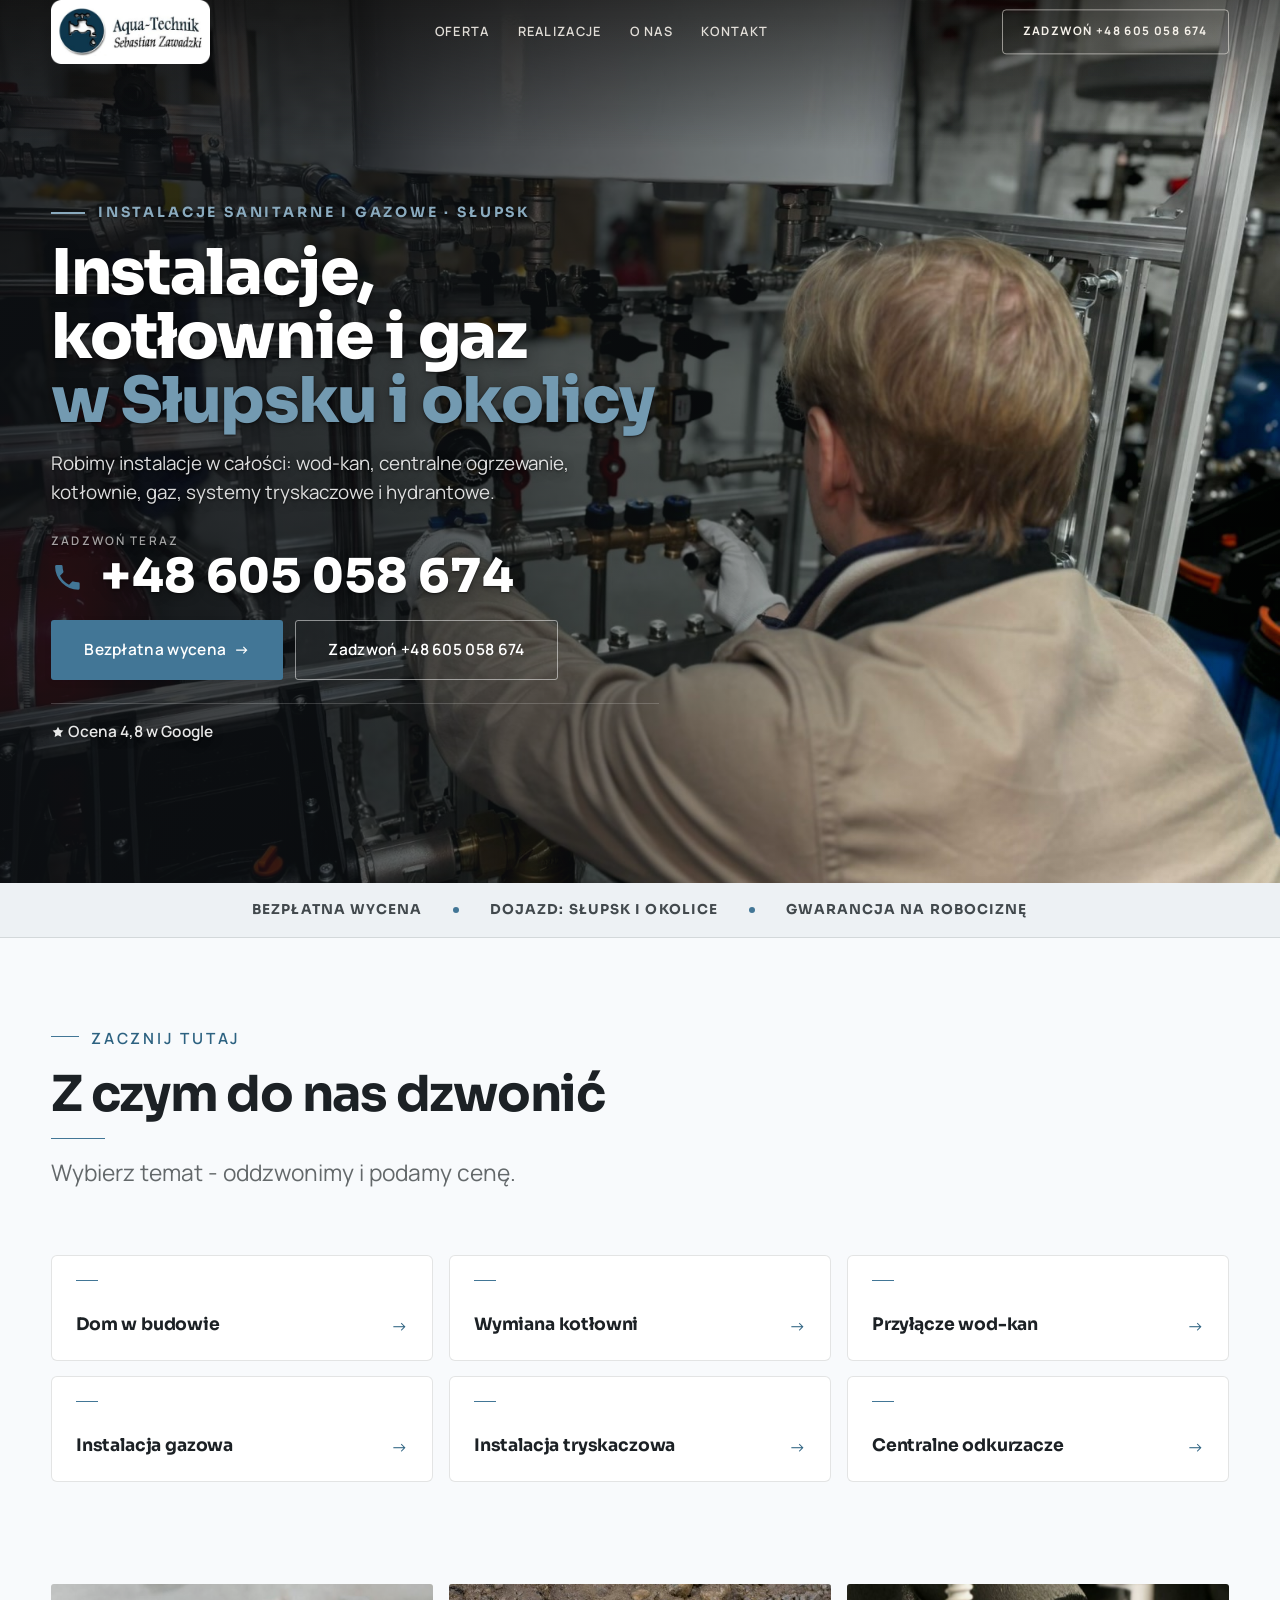
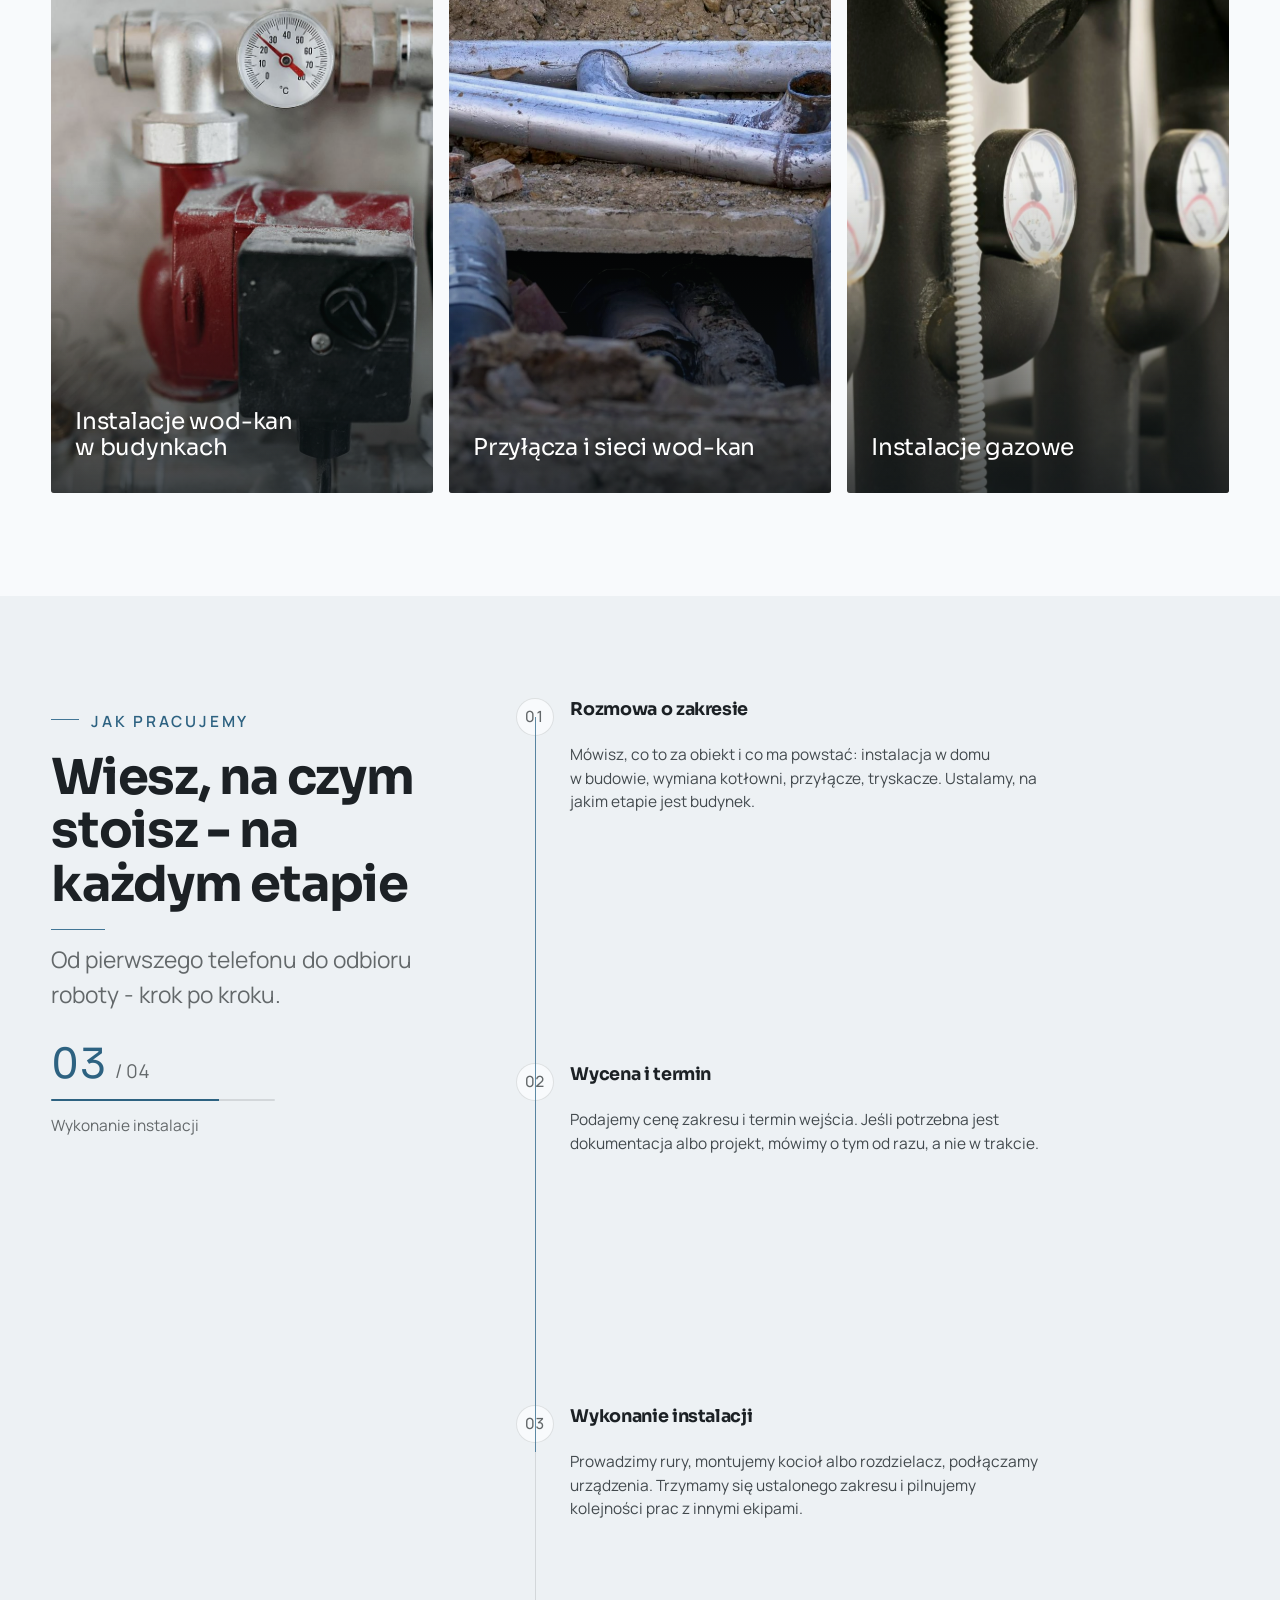
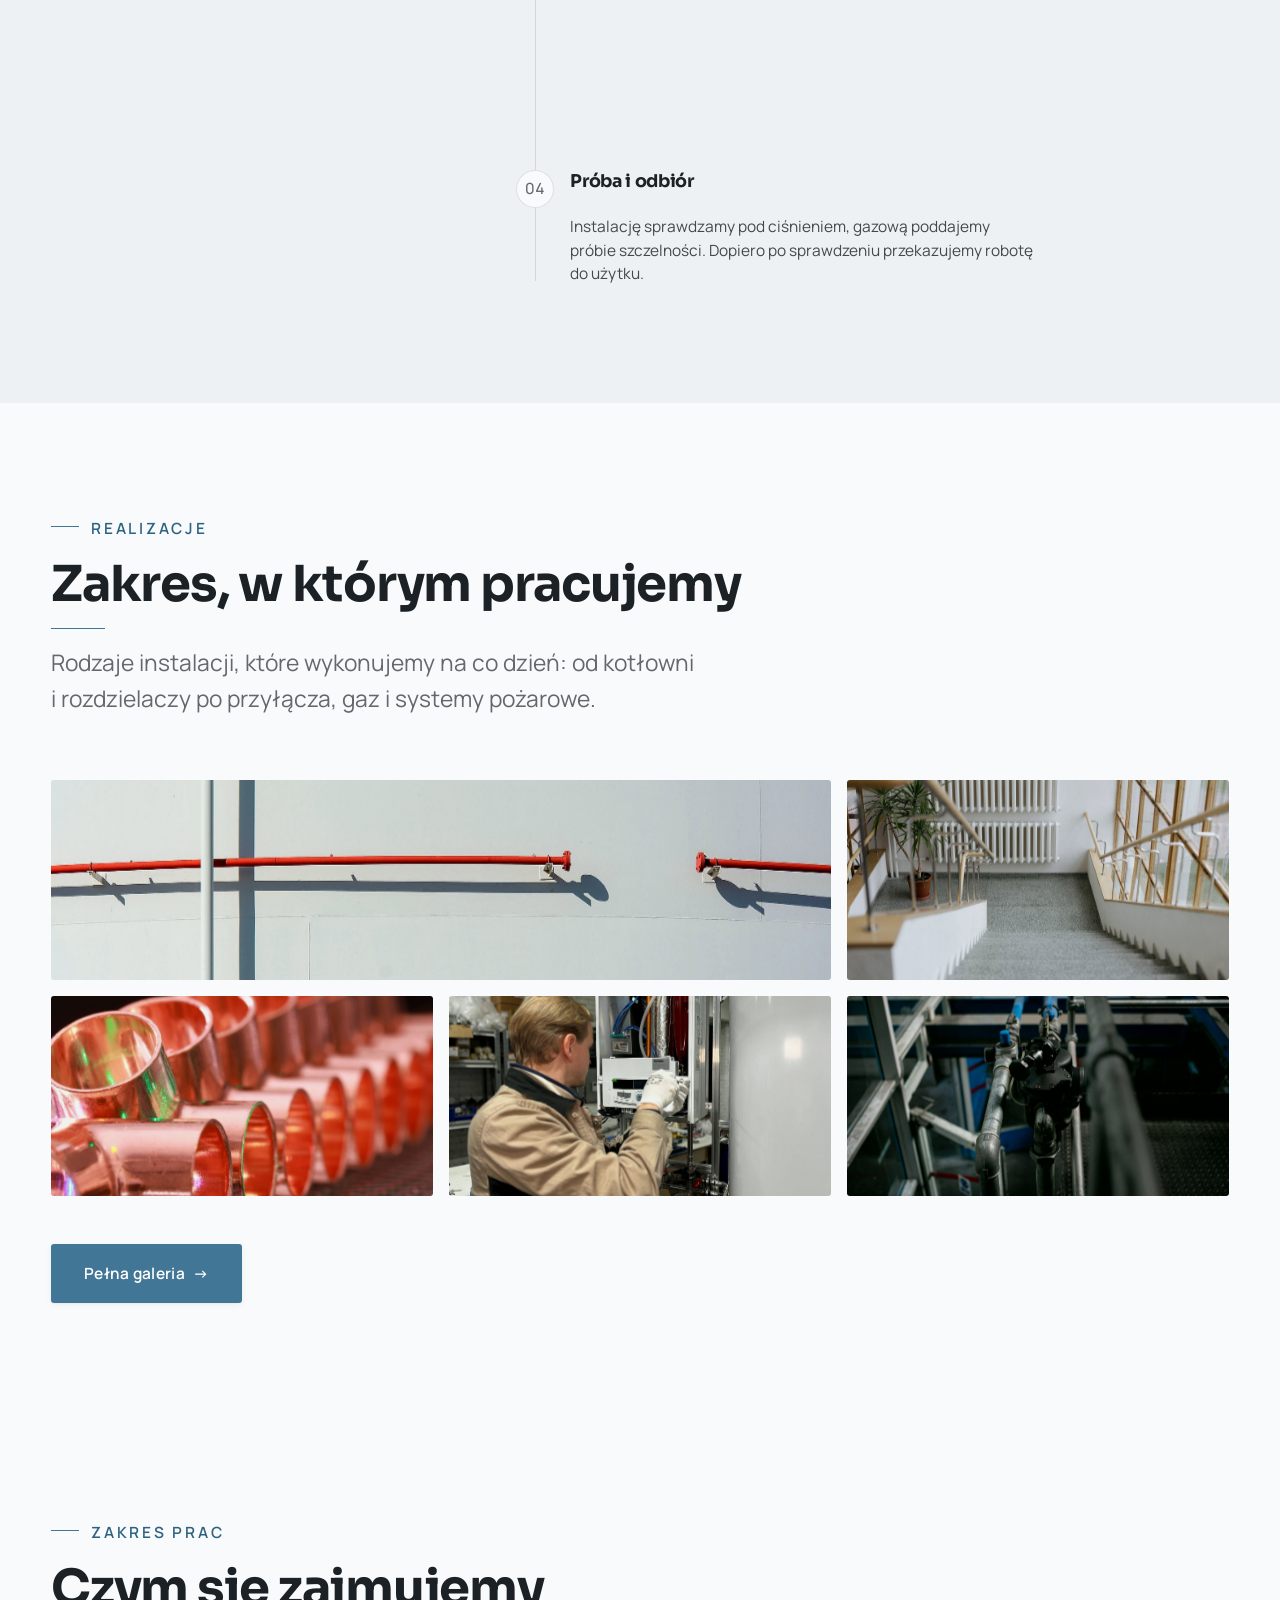
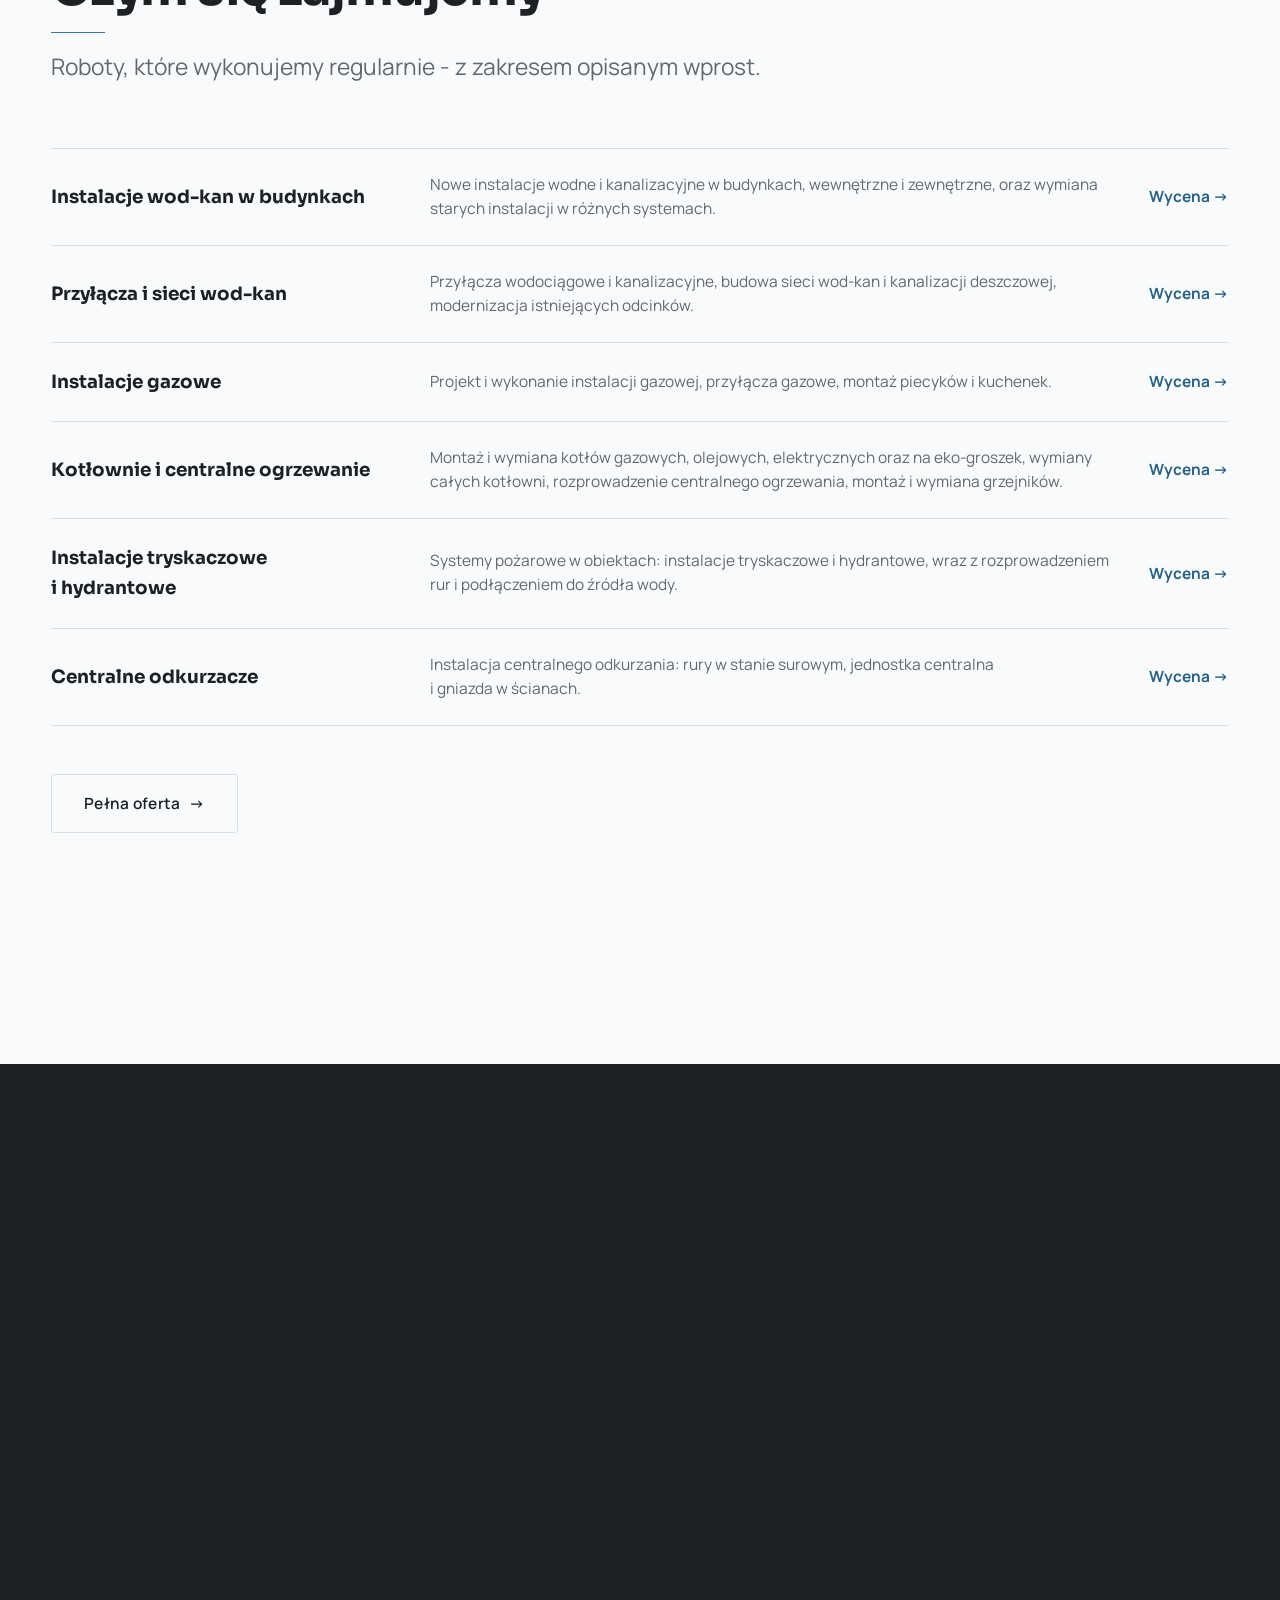
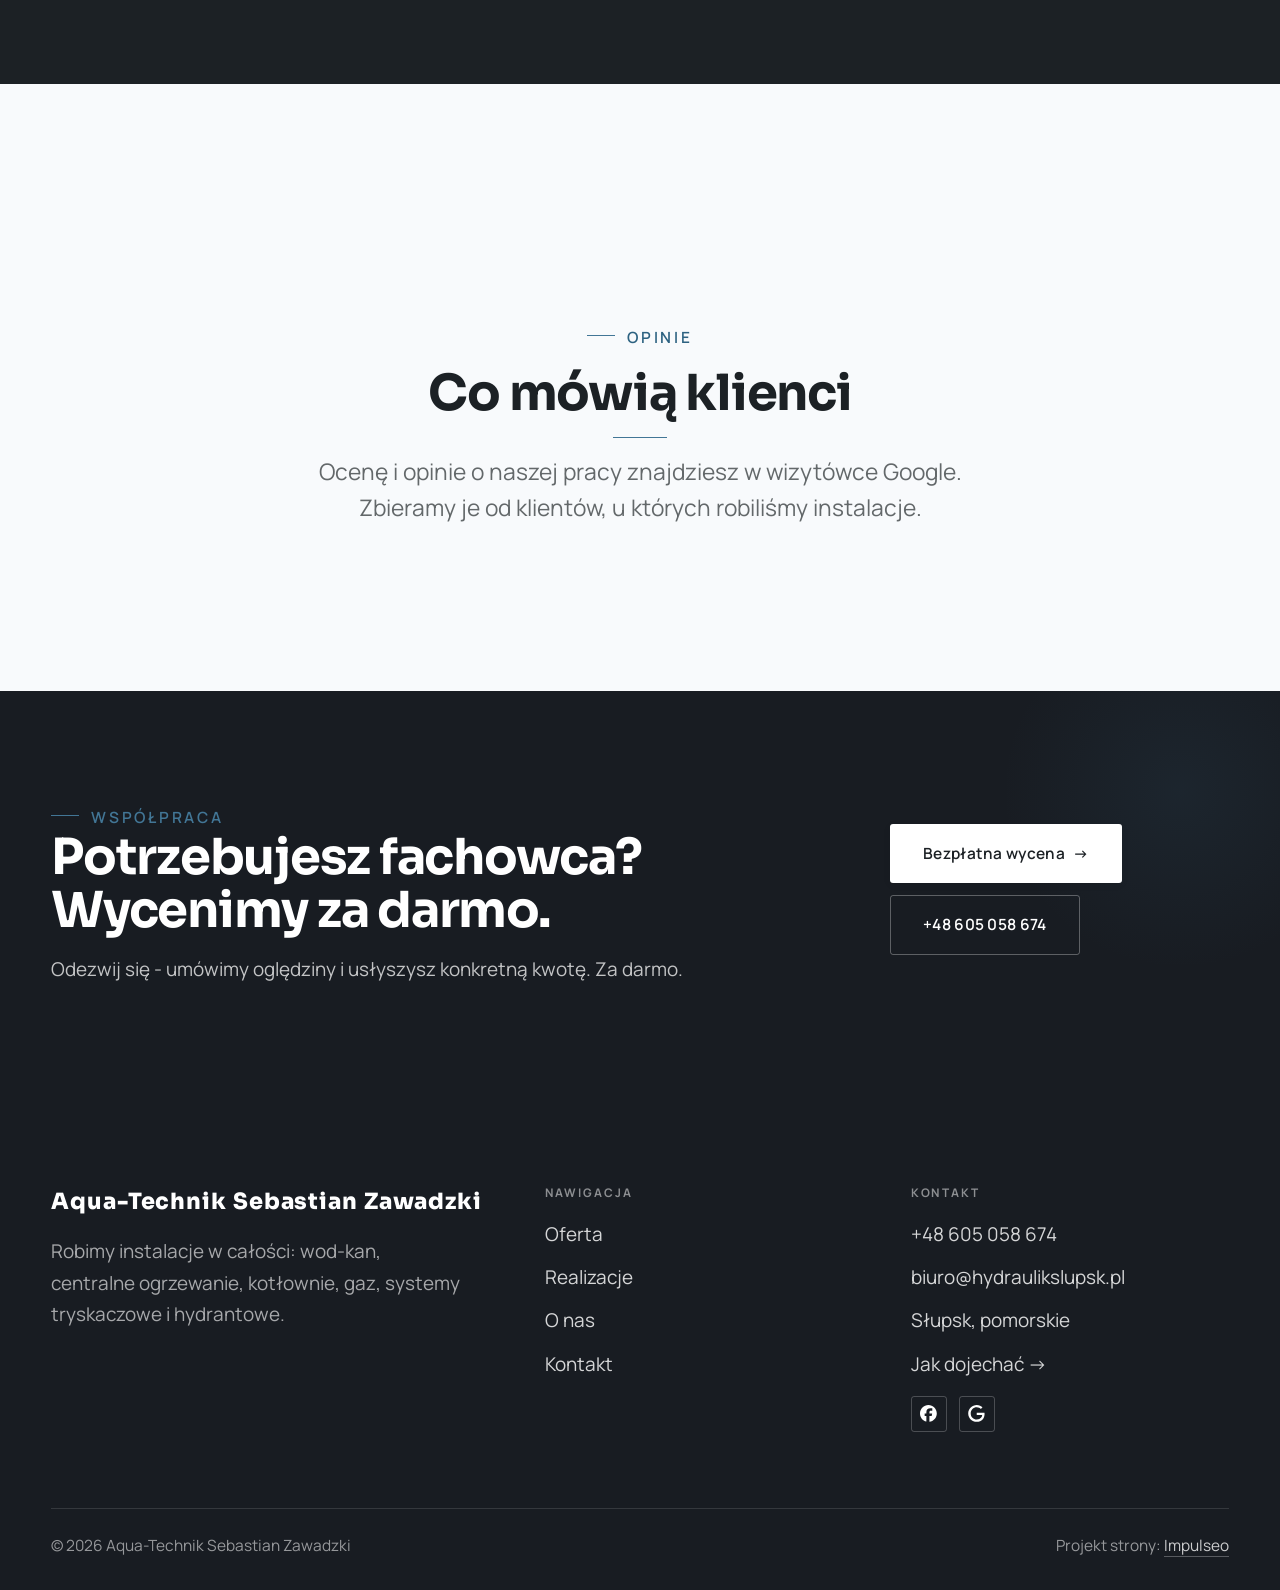
<file: index.html>
<!DOCTYPE html>
<html lang="pl">
<head>
<meta charset="UTF-8">
<meta name="viewport" content="width=device-width, initial-scale=1.0">
<title>Aqua-Technik Sebastian Zawadzki - instalacje sanitarne, gazowe i c.o. · Słupsk</title>
<meta name="description" content="Aqua-Technik Sebastian Zawadzki - instalacje w Słupsku i okolicy: wod-kan, przyłącza i sieci, kotłownie i centralne ogrzewanie, instalacje gazowe, systemy tryskaczowe i hydrantowe, centralne odkurzacze. Wycena po rozmowie o zakresie.">
<link rel="canonical" href="https://kris20032.github.io/aqua-technik-sebastian-zawadzki-hydraulik-slupsk-uslugi-hydrauliczne/">
<meta name="robots" content="noindex, nofollow">
<meta property="og:type" content="website">
<meta property="og:locale" content="pl_PL">
<meta property="og:site_name" content="Aqua-Technik Sebastian Zawadzki">
<meta property="og:title" content="Aqua-Technik Sebastian Zawadzki - instalacje sanitarne, gazowe i c.o. · Słupsk">
<meta property="og:description" content="Aqua-Technik Sebastian Zawadzki - instalacje w Słupsku i okolicy: wod-kan, przyłącza i sieci, kotłownie i centralne ogrzewanie, instalacje gazowe, systemy tryskaczowe i hydrantowe, centralne odkurzacze. Wycena po rozmowie o zakresie.">
<meta property="og:url" content="https://kris20032.github.io/aqua-technik-sebastian-zawadzki-hydraulik-slupsk-uslugi-hydrauliczne/">
<meta property="og:image" content="https://kris20032.github.io/aqua-technik-sebastian-zawadzki-hydraulik-slupsk-uslugi-hydrauliczne/img/og.jpg">
<meta property="og:image:width" content="1200">
<meta property="og:image:height" content="630">
<meta name="twitter:card" content="summary_large_image">
<script type="application/ld+json">{"@context": "https://schema.org", "@type": "LocalBusiness", "name": "Aqua-Technik Sebastian Zawadzki", "url": "https://kris20032.github.io/aqua-technik-sebastian-zawadzki-hydraulik-slupsk-uslugi-hydrauliczne/", "telephone": "+48605058674", "image": "https://kris20032.github.io/aqua-technik-sebastian-zawadzki-hydraulik-slupsk-uslugi-hydrauliczne/img/og.jpg", "areaServed": "Słupsk", "sameAs": ["https://maps.google.com/?cid=17671080682813513688&g_mp=Cidnb29nbGUubWFwcy5wbGFjZXMudjEuUGxhY2VzLlNlYXJjaFRleHQQAhgEIAA", "https://www.facebook.com/hydraulikaslupsk/"]}</script>
<link rel="preconnect" href="https://fonts.googleapis.com">
<link rel="preconnect" href="https://fonts.gstatic.com" crossorigin>
<link href="https://fonts.googleapis.com/css2?family=Sora:wght@600;700;800&family=Manrope:wght@400;500;600&display=swap" rel="stylesheet">
<link rel="stylesheet" href="assets/styles.css?v=a619dc69">
<meta name="nb-deploy" content="5d5e03d88687">
</head>
<body>

<header class="nav">
  <div class="wrap nav-inner">
    <a class="brand brand-has-logo" href="index.html"><img class="brand-logo" src="img/logo.png" alt="Aqua-Technik Sebastian Zawadzki" width="760" height="306" decoding="async"></a>
    <nav class="nav-links">
      <a href="oferta.html">Oferta</a>
      <a href="realizacje.html">Realizacje</a>
      <a href="o-nas.html">O nas</a>
      <a href="kontakt.html">Kontakt</a>
      <a href="tel:+48605058674" class="btn btn-accent">Zadzwoń +48 605 058 674</a>
    </nav>
    <button class="nav-toggle" aria-label="Menu"><span></span><span></span><span></span></button>
  </div>
</header>

<main>
<section class="hero-fach">
  <img class="hf-photo" src="img/hero.jpg" fetchpriority="high" data-rotate="img/g1.jpg|img/g2.jpg" alt="Aqua-Technik Sebastian Zawadzki" width="1638" height="1190">
  <div class="hf-panel">
    <div class="hf-inner">
      <span class="hf-kicker">Instalacje sanitarne i gazowe · Słupsk</span>
      <h1 class="hf-title">Instalacje, kotłownie i gaz <em>w Słupsku i okolicy</em></h1>
      <p class="hf-lead">Robimy instalacje w całości: wod-kan, centralne ogrzewanie, kotłownie, gaz, systemy tryskaczowe i hydrantowe.</p>
      <a class="hf-phone" href="tel:+48605058674"><span class="hf-phone-lab">Zadzwoń teraz</span><span class="hf-phone-num"><svg class="ico-tel" width="16" height="16" viewBox="0 0 24 24" fill="none" aria-hidden="true"><path d="M6.6 10.8a15.5 15.5 0 0 0 6.6 6.6l2.2-2.2a1 1 0 0 1 1-.24 11.4 11.4 0 0 0 3.6.58 1 1 0 0 1 1 1V20a1 1 0 0 1-1 1A17 17 0 0 1 3 4a1 1 0 0 1 1-1h3.5a1 1 0 0 1 1 1c0 1.25.2 2.46.58 3.6a1 1 0 0 1-.25 1l-2.23 2.2Z" fill="currentColor"/></svg> +48 605 058 674</span></a>
      <div class="hf-actions">
        <a href="kontakt.html" class="btn btn-accent">Bezpłatna wycena <span class="arr">→</span></a>
        <a href="tel:+48605058674" class="btn btn-ghost hf-ghost">Zadzwoń +48 605 058 674</a>
      </div>
      <div class="hf-trust"><svg class="ico-star" width="14" height="14" viewBox="0 0 24 24" style="vertical-align:-2px" aria-hidden="true"><path d="M12 2.8l2.85 5.8 6.4.93-4.63 4.5 1.1 6.37L12 17.4l-5.72 3 1.1-6.37-4.63-4.5 6.4-.93L12 2.8Z" fill="currentColor"/></svg> Ocena 4,8 w Google</div>
    </div>
  </div>
</section>
<section class="fach-promise">
  <div class="wrap">
    <ul class="fp-row reveal"><li>Bezpłatna wycena</li><li>Dojazd: Słupsk i okolice</li><li>Gwarancja na robociznę</li></ul>
  </div>
</section>
<section class="objawy">
  <div class="wrap">
    <div class="head reveal">
      <span class="eyebrow">Zacznij tutaj</span>
      <h2>Z czym do nas dzwonić</h2>
      <p>Wybierz temat - oddzwonimy i podamy cenę.</p>
    </div>
    <div class="obj-grid">
      <a class="obj-tile reveal" href="kontakt.html"><span class="ot-row"><span class="ot-name">Dom w budowie</span><span class="ot-arr" aria-hidden="true">→</span></span></a>
      <a class="obj-tile reveal" href="kontakt.html"><span class="ot-row"><span class="ot-name">Wymiana kotłowni</span><span class="ot-arr" aria-hidden="true">→</span></span></a>
      <a class="obj-tile reveal" href="kontakt.html"><span class="ot-row"><span class="ot-name">Przyłącze wod-kan</span><span class="ot-arr" aria-hidden="true">→</span></span></a>
      <a class="obj-tile reveal" href="kontakt.html"><span class="ot-row"><span class="ot-name">Instalacja gazowa</span><span class="ot-arr" aria-hidden="true">→</span></span></a>
      <a class="obj-tile reveal" href="kontakt.html"><span class="ot-row"><span class="ot-name">Instalacja tryskaczowa</span><span class="ot-arr" aria-hidden="true">→</span></span></a>
      <a class="obj-tile reveal" href="kontakt.html"><span class="ot-row"><span class="ot-name">Centralne odkurzacze</span><span class="ot-arr" aria-hidden="true">→</span></span></a>
    </div>
  </div>
</section>
<section class="gateways-band">
  <div class="wrap">
    <div class="gateways">
      <a href="oferta.html" class="gateway reveal"><img src="img/g3.jpg" alt="Instalacje wod-kan w budynkach" loading="lazy" width="1880" height="1255" decoding="async"><span class="g-ttl">Instalacje wod-kan w budynkach</span></a>
      <a href="oferta.html" class="gateway reveal"><img src="img/g4.jpg" alt="Przyłącza i sieci wod-kan" loading="lazy" width="1776" height="1120" decoding="async"><span class="g-ttl">Przyłącza i sieci wod-kan</span></a>
      <a href="oferta.html" class="gateway reveal"><img src="img/g5.jpg" alt="Instalacje gazowe" loading="lazy" width="1814" height="1174" decoding="async"><span class="g-ttl">Instalacje gazowe</span></a>
    </div>
  </div>
</section>
<section class="proces proces-os fachowcy">
  <div class="wrap proc-grid">
    <div class="proc-side">
      <div class="head reveal">
        <span class="eyebrow">Jak pracujemy</span>
        <h2>Wiesz, na czym stoisz - na każdym etapie</h2>
        <p>Od pierwszego telefonu do odbioru roboty - krok po kroku.</p>
      </div>
      <div class="proc-count" aria-hidden="true"><span class="pc-cur">01</span><span class="pc-all">/ 04</span></div>
      <div class="proc-bar" aria-hidden="true"><i></i></div>
      <p class="proc-now" aria-hidden="true">Rozmowa o zakresie</p>
    </div>
    <ol class="proces-line">
      <li class="reveal"><span class="pno">01</span><h3>Rozmowa o zakresie</h3><p>Mówisz, co to za obiekt i co ma powstać: instalacja w domu w budowie, wymiana kotłowni, przyłącze, tryskacze. Ustalamy, na jakim etapie jest budynek.</p></li>
      <li class="reveal"><span class="pno">02</span><h3>Wycena i termin</h3><p>Podajemy cenę zakresu i termin wejścia. Jeśli potrzebna jest dokumentacja albo projekt, mówimy o tym od razu, a nie w trakcie.</p></li>
      <li class="reveal"><span class="pno">03</span><h3>Wykonanie instalacji</h3><p>Prowadzimy rury, montujemy kocioł albo rozdzielacz, podłączamy urządzenia. Trzymamy się ustalonego zakresu i pilnujemy kolejności prac z innymi ekipami.</p></li>
      <li class="reveal"><span class="pno">04</span><h3>Próba i odbiór</h3><p>Instalację sprawdzamy pod ciśnieniem, gazową poddajemy próbie szczelności. Dopiero po sprawdzeniu przekazujemy robotę do użytku.</p></li>
    </ol>
  </div>
</section>
<section>
  <div class="wrap">
    <div class="head reveal">
      <span class="eyebrow">Realizacje</span>
      <h2>Zakres, w którym pracujemy</h2>
      <p>Rodzaje instalacji, które wykonujemy na co dzień: od kotłowni i rozdzielaczy po przyłącza, gaz i systemy pożarowe.</p>
    </div>
    <div class="gallery">
      <div class="tile t-two3 reveal"><img src="img/g6.jpg" alt="Aqua-Technik Sebastian Zawadzki" loading="lazy" width="1880" height="1253" decoding="async"></div>
      <div class="tile t-third reveal"><img src="img/g7.jpg" alt="Aqua-Technik Sebastian Zawadzki" loading="lazy" width="1880" height="1253" decoding="async"></div>
      <div class="tile t-third reveal"><img src="img/g8.jpg" alt="Aqua-Technik Sebastian Zawadzki" loading="lazy" width="1792" height="1144" decoding="async"></div>
      <div class="tile t-third reveal"><img src="img/g9.jpg" alt="Aqua-Technik Sebastian Zawadzki" loading="lazy" width="1733" height="1300" decoding="async"></div>
      <div class="tile t-third reveal"><img src="img/g10.jpg" alt="Aqua-Technik Sebastian Zawadzki" loading="lazy" width="1830" height="1200" decoding="async"></div>
    </div>
    <div style="margin-top:var(--space-7)" class="reveal"><a href="realizacje.html" class="btn btn-accent">Pełna galeria <span class="arr">→</span></a></div>
  </div>
</section>
<section class="fach-uslugi">
  <div class="wrap">
    <div class="head reveal">
      <span class="eyebrow">Zakres prac</span>
      <h2>Czym się zajmujemy</h2>
      <p>Roboty, które wykonujemy regularnie - z zakresem opisanym wprost.</p>
    </div>
    <ul class="fu-list">
      <li class="fu-row reveal"><div class="fu-name">Instalacje wod-kan w budynkach</div><div class="fu-desc">Nowe instalacje wodne i kanalizacyjne w budynkach, wewnętrzne i zewnętrzne, oraz wymiana starych instalacji w różnych systemach.</div><a class="fu-cta" href="kontakt.html">Wycena <span class="arr">→</span></a></li>
      <li class="fu-row reveal"><div class="fu-name">Przyłącza i sieci wod-kan</div><div class="fu-desc">Przyłącza wodociągowe i kanalizacyjne, budowa sieci wod-kan i kanalizacji deszczowej, modernizacja istniejących odcinków.</div><a class="fu-cta" href="kontakt.html">Wycena <span class="arr">→</span></a></li>
      <li class="fu-row reveal"><div class="fu-name">Instalacje gazowe</div><div class="fu-desc">Projekt i wykonanie instalacji gazowej, przyłącza gazowe, montaż piecyków i kuchenek.</div><a class="fu-cta" href="kontakt.html">Wycena <span class="arr">→</span></a></li>
      <li class="fu-row reveal"><div class="fu-name">Kotłownie i centralne ogrzewanie</div><div class="fu-desc">Montaż i wymiana kotłów gazowych, olejowych, elektrycznych oraz na eko-groszek, wymiany całych kotłowni, rozprowadzenie centralnego ogrzewania, montaż i wymiana grzejników.</div><a class="fu-cta" href="kontakt.html">Wycena <span class="arr">→</span></a></li>
      <li class="fu-row reveal"><div class="fu-name">Instalacje tryskaczowe i hydrantowe</div><div class="fu-desc">Systemy pożarowe w obiektach: instalacje tryskaczowe i hydrantowe, wraz z rozprowadzeniem rur i podłączeniem do źródła wody.</div><a class="fu-cta" href="kontakt.html">Wycena <span class="arr">→</span></a></li>
      <li class="fu-row reveal"><div class="fu-name">Centralne odkurzacze</div><div class="fu-desc">Instalacja centralnego odkurzania: rury w stanie surowym, jednostka centralna i gniazda w ścianach.</div><a class="fu-cta" href="kontakt.html">Wycena <span class="arr">→</span></a></li>
    </ul>
    <div style="margin-top:var(--space-7)" class="reveal"><a href="oferta.html" class="btn btn-ghost">Pełna oferta <span class="arr">→</span></a></div>
  </div>
</section>
<section class="stopklatka" aria-hidden="true">
  <div class="stk-bg" style="background-image:url(img/about.jpg)"></div>
</section>
<section class="opinie op-fallback">
  <div class="wrap">
    <div class="head center reveal">
      <span class="eyebrow">Opinie</span>
      <h2>Co mówią klienci</h2>
      <p>Ocenę i opinie o naszej pracy znajdziesz w wizytówce Google. Zbieramy je od klientów, u których robiliśmy instalacje.</p>
    </div>
  </div>
</section>
<section class="cta">
  <div class="wrap">
    <div class="reveal">
      <span class="eyebrow">Współpraca</span>
      <h2>Potrzebujesz fachowca? Wycenimy za darmo.</h2>
      <p>Odezwij się - umówimy oględziny i usłyszysz konkretną kwotę. Za darmo.</p>
    </div>
    <div class="cta-actions reveal">
      <a href="kontakt.html" class="btn btn-light">Bezpłatna wycena <span class="arr">→</span></a>
      <a href="tel:+48605058674" class="btn btn-ghost btn-ghost-cta">+48 605 058 674</a>
    </div>
  </div>
</section>
</main>

<footer>
  <div class="wrap">
    <div class="foot-grid">
      <div class="foot-brand">
        <div class="name">Aqua-Technik Sebastian Zawadzki</div>
        <p>Robimy instalacje w całości: wod-kan, centralne ogrzewanie, kotłownie, gaz, systemy tryskaczowe i hydrantowe.</p>
      </div>
      <div class="foot-col">
        <h4>Nawigacja</h4>
        <a href="oferta.html">Oferta</a>
        <a href="realizacje.html">Realizacje</a>
        <a href="o-nas.html">O nas</a>
        <a href="kontakt.html">Kontakt</a>
      </div>
      <div class="foot-col">
        <h4>Kontakt</h4>
        <a href="tel:+48605058674">+48 605 058 674</a>
        <a href="mailto:biuro@hydraulikslupsk.pl">biuro@hydraulikslupsk.pl</a>
        <p>Słupsk, pomorskie</p>
        <a href="https://maps.google.com/?cid=17671080682813513688&g_mp=Cidnb29nbGUubWFwcy5wbGFjZXMudjEuUGxhY2VzLlNlYXJjaFRleHQQAhgEIAA" target="_blank" rel="noopener">Jak dojechać →</a>
      <div class="foot-soc">
        <a class="soc" href="https://www.facebook.com/hydraulikaslupsk/" target="_blank" rel="noopener" aria-label="Facebook - Aqua-Technik Sebastian Zawadzki"><svg viewBox="0 0 24 24" aria-hidden="true" focusable="false"><path d="M9.101 23.691v-7.98H6.627v-3.667h2.474v-1.58c0-4.085 1.848-5.978 5.858-5.978.401 0 .955.042 1.468.103a8.68 8.68 0 0 1 1.141.195v3.325a8.623 8.623 0 0 0-.653-.036 26.805 26.805 0 0 0-.733-.009c-.707 0-1.259.096-1.675.309a1.686 1.686 0 0 0-.679.622c-.258.42-.374.995-.374 1.752v1.297h3.919l-.386 2.103-.287 1.564h-3.246v8.245C19.396 23.238 24 18.179 24 12.044c0-6.627-5.373-12-12-12s-12 5.373-12 12c0 5.628 3.874 10.35 9.101 11.647Z" fill="currentColor"/></svg></a>
        <a class="soc" href="https://maps.google.com/?cid=17671080682813513688&g_mp=Cidnb29nbGUubWFwcy5wbGFjZXMudjEuUGxhY2VzLlNlYXJjaFRleHQQAhgEIAA" target="_blank" rel="noopener" aria-label="Google - Aqua-Technik Sebastian Zawadzki"><svg viewBox="0 0 24 24" aria-hidden="true" focusable="false"><path d="M12.48 10.92v3.28h7.84c-.24 1.84-.853 3.187-1.787 4.133-1.147 1.147-2.933 2.4-6.053 2.4-4.827 0-8.6-3.893-8.6-8.72s3.773-8.72 8.6-8.72c2.6 0 4.507 1.027 5.907 2.347l2.307-2.307C18.747 1.44 16.133 0 12.48 0 5.867 0 .307 5.387.307 12s5.56 12 12.173 12c3.573 0 6.267-1.173 8.373-3.36 2.16-2.16 2.84-5.213 2.84-7.667 0-.76-.053-1.467-.173-2.053H12.48z" fill="currentColor"/></svg></a>
      </div>
      </div>
    </div>
    <div class="foot-bot">
      <span>© 2026 Aqua-Technik Sebastian Zawadzki</span>
      <span>Projekt strony: <a class="foot-credit" href="https://impulseo.pl" target="_blank" rel="noopener">Impulseo</a></span>
    </div>
  </div>
</footer>
<div class="sticky-call"><a class="sc-call" href="tel:+48605058674"><svg class="ico-tel" width="16" height="16" viewBox="0 0 24 24" fill="none" aria-hidden="true"><path d="M6.6 10.8a15.5 15.5 0 0 0 6.6 6.6l2.2-2.2a1 1 0 0 1 1-.24 11.4 11.4 0 0 0 3.6.58 1 1 0 0 1 1 1V20a1 1 0 0 1-1 1A17 17 0 0 1 3 4a1 1 0 0 1 1-1h3.5a1 1 0 0 1 1 1c0 1.25.2 2.46.58 3.6a1 1 0 0 1-.25 1l-2.23 2.2Z" fill="currentColor"/></svg> Zadzwoń</a><a class="sc-quote" href="kontakt.html">Bezpłatna wycena</a></div>
<div class="demo-wazne" data-do="2026-09-03" data-cykl="3" hidden><svg class="dw-ico" width="13" height="13" viewBox="0 0 24 24" fill="none" aria-hidden="true"><circle cx="12" cy="12" r="8.6" stroke="currentColor" stroke-width="1.8"/><path d="M12 7.2V12l3.3 2" stroke="currentColor" stroke-width="1.8" stroke-linecap="round"/></svg><span class="dw-txt"></span></div>

<script src="assets/main.js"></script>
</body>
</html>
</file>
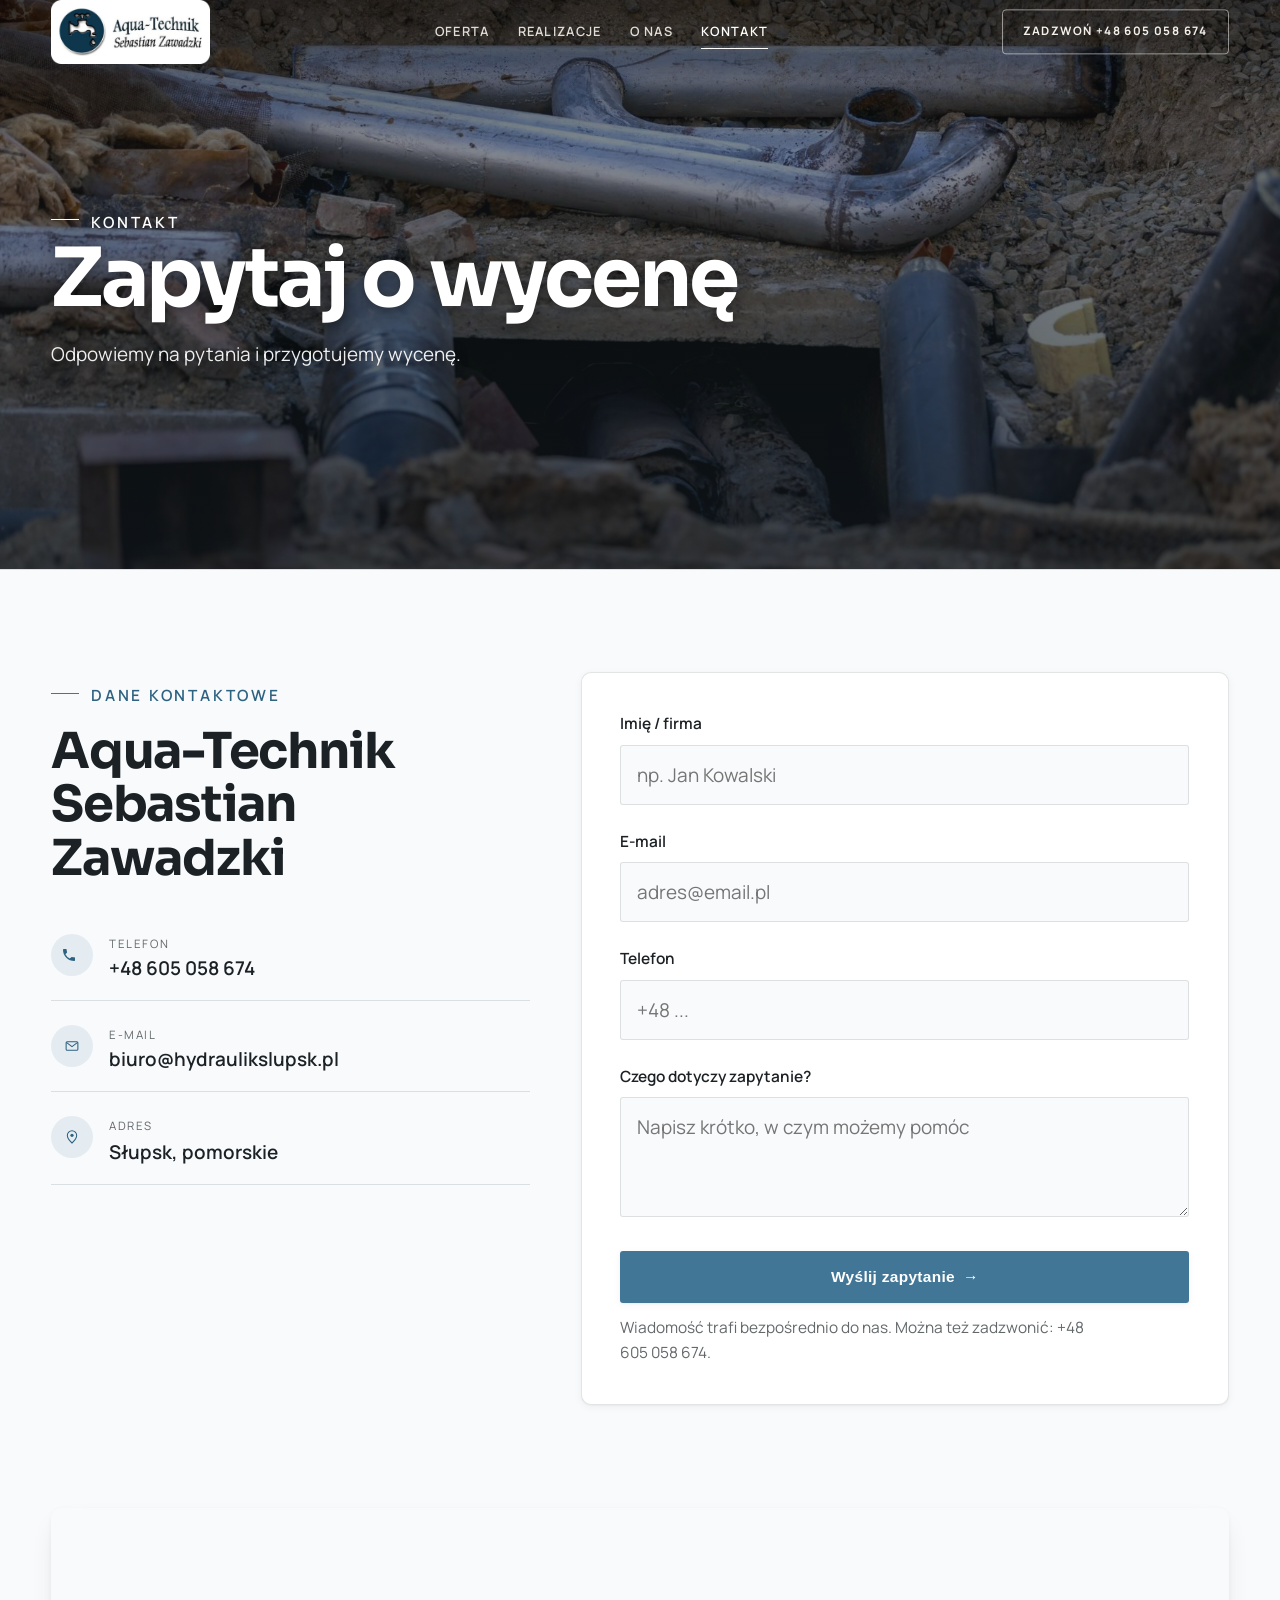
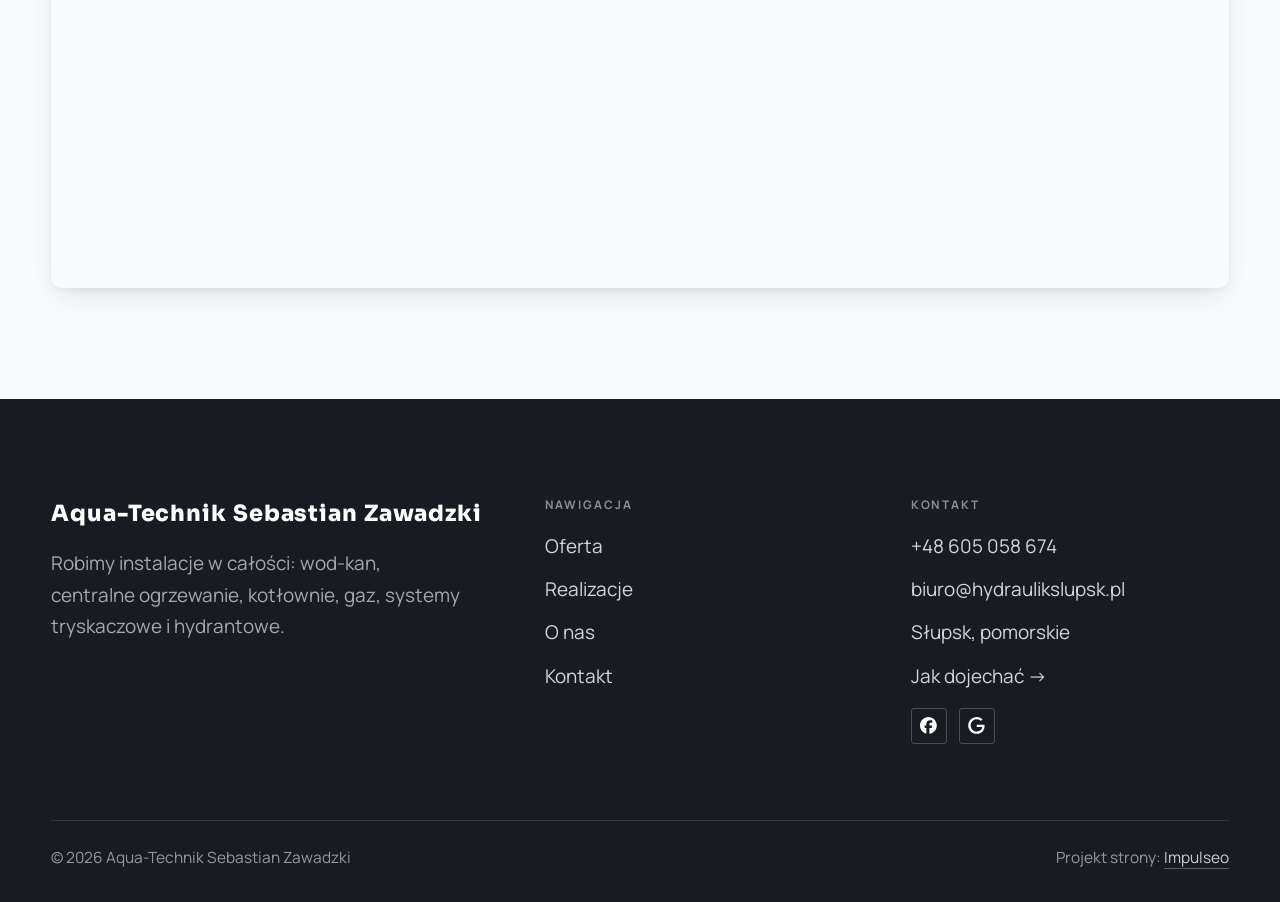
<file: kontakt.html>
<!DOCTYPE html>
<html lang="pl">
<head>
<meta charset="UTF-8">
<meta name="viewport" content="width=device-width, initial-scale=1.0">
<title>Kontakt - Aqua-Technik Sebastian Zawadzki</title>
<meta name="description" content="Kontakt Aqua-Technik Sebastian Zawadzki - Słupsk, pomorskie">
<link rel="canonical" href="https://kris20032.github.io/aqua-technik-sebastian-zawadzki-hydraulik-slupsk-uslugi-hydrauliczne/kontakt.html">
<meta name="robots" content="noindex, nofollow">
<meta property="og:type" content="website">
<meta property="og:locale" content="pl_PL">
<meta property="og:site_name" content="Aqua-Technik Sebastian Zawadzki">
<meta property="og:title" content="Kontakt - Aqua-Technik Sebastian Zawadzki">
<meta property="og:description" content="Kontakt Aqua-Technik Sebastian Zawadzki - Słupsk, pomorskie">
<meta property="og:url" content="https://kris20032.github.io/aqua-technik-sebastian-zawadzki-hydraulik-slupsk-uslugi-hydrauliczne/kontakt.html">
<meta property="og:image" content="https://kris20032.github.io/aqua-technik-sebastian-zawadzki-hydraulik-slupsk-uslugi-hydrauliczne/img/og.jpg">
<meta property="og:image:width" content="1200">
<meta property="og:image:height" content="630">
<meta name="twitter:card" content="summary_large_image">
<link rel="preconnect" href="https://fonts.googleapis.com">
<link rel="preconnect" href="https://fonts.gstatic.com" crossorigin>
<link href="https://fonts.googleapis.com/css2?family=Sora:wght@600;700;800&family=Manrope:wght@400;500;600&display=swap" rel="stylesheet">
<link rel="stylesheet" href="assets/styles.css?v=a619dc69">
</head>
<body>

<header class="nav">
  <div class="wrap nav-inner">
    <a class="brand brand-has-logo" href="index.html"><img class="brand-logo" src="img/logo.png" alt="Aqua-Technik Sebastian Zawadzki" width="760" height="306" decoding="async"></a>
    <nav class="nav-links">
      <a href="oferta.html">Oferta</a>
      <a href="realizacje.html">Realizacje</a>
      <a href="o-nas.html">O nas</a>
      <a href="kontakt.html" class="active" aria-current="page">Kontakt</a>
      <a href="tel:+48605058674" class="btn btn-accent">Zadzwoń +48 605 058 674</a>
    </nav>
    <button class="nav-toggle" aria-label="Menu"><span></span><span></span><span></span></button>
  </div>
</header>

<main>
<section class="pagehead">
  <img src="img/g4.jpg" alt="Aqua-Technik Sebastian Zawadzki - Zapytaj o wycenę" width="1776" height="1120" decoding="async">
  <div class="wrap">
    <span class="eyebrow">Kontakt</span>
    <h1>Zapytaj o wycenę</h1>
    <p>Odpowiemy na pytania i przygotujemy wycenę.</p>
  </div>
</section>
<section>
  <div class="wrap contact-grid">
    <div class="reveal">
      <span class="eyebrow">Dane kontaktowe</span>
      <h2 style="margin:var(--space-4) 0 var(--space-6)">Aqua-Technik Sebastian Zawadzki</h2>
      <div class="info-list">
        <div class="info-row"><div class="ic"><svg class="ico-tel" width="16" height="16" viewBox="0 0 24 24" fill="none" aria-hidden="true"><path d="M6.6 10.8a15.5 15.5 0 0 0 6.6 6.6l2.2-2.2a1 1 0 0 1 1-.24 11.4 11.4 0 0 0 3.6.58 1 1 0 0 1 1 1V20a1 1 0 0 1-1 1A17 17 0 0 1 3 4a1 1 0 0 1 1-1h3.5a1 1 0 0 1 1 1c0 1.25.2 2.46.58 3.6a1 1 0 0 1-.25 1l-2.23 2.2Z" fill="currentColor"/></svg></div><div><div class="lbl">Telefon</div><a class="val" href="tel:+48605058674">+48 605 058 674</a></div></div>
        <div class="info-row"><div class="ic"><svg class="ico-mail" width="16" height="16" viewBox="0 0 24 24" fill="none" aria-hidden="true"><rect x="3.2" y="5.5" width="17.6" height="13" rx="1.6" stroke="currentColor" stroke-width="1.6"/><path d="M4 7l8 6 8-6" stroke="currentColor" stroke-width="1.6" stroke-linecap="round" stroke-linejoin="round"/></svg></div><div><div class="lbl">E-mail</div><a class="val" href="mailto:biuro@hydraulikslupsk.pl">biuro@hydraulikslupsk.pl</a></div></div>
        <div class="info-row"><div class="ic"><svg class="ico-pin" width="16" height="16" viewBox="0 0 24 24" fill="none" aria-hidden="true"><path d="M12 21s7-6.1 7-11.5A7 7 0 0 0 5 9.5C5 14.9 12 21 12 21Z" stroke="currentColor" stroke-width="1.6" fill="none"/><circle cx="12" cy="9.5" r="2.4" fill="currentColor"/></svg></div><div><div class="lbl">Adres</div><div class="val">Słupsk, pomorskie</div></div></div>
      </div>
    </div>
    <div class="reveal">
      <form class="form" action="https://formsubmit.co/biuro@hydraulikslupsk.pl" method="POST">
        <input type="hidden" name="_subject" value="Zapytanie ze strony Aqua-Technik Sebastian Zawadzki">
        <input type="hidden" name="_captcha" value="false">
        <input type="hidden" name="_template" value="table">
        <div class="fld"><label for="name">Imię / firma</label><input id="name" name="name" type="text" placeholder="np. Jan Kowalski" required></div>
        <div class="fld"><label for="email">E-mail</label><input id="email" name="email" type="email" placeholder="adres@email.pl" required></div>
        <div class="fld"><label for="phone">Telefon</label><input id="phone" name="phone" type="tel" placeholder="+48 ..."></div>
        <div class="fld"><label for="msg">Czego dotyczy zapytanie?</label><textarea id="msg" name="message" placeholder="Napisz krótko, w czym możemy pomóc" required></textarea></div>
        <button type="submit" class="btn btn-accent" style="width:100%;justify-content:center">Wyślij zapytanie <span class="arr">→</span></button>
        <p class="note">Wiadomość trafi bezpośrednio do nas. Można też zadzwonić: +48 605 058 674.</p>
      </form>
    </div>
  </div>
</section>
<section style="padding-top:0">
  <div class="wrap reveal">
    <iframe class="map" title="Aqua-Technik Sebastian Zawadzki - Słupsk" src="https://maps.google.com/maps?q=Aqua-Technik%20Sebastian%20Zawadzki%20S%C5%82upsk&z=15&output=embed" loading="lazy" referrerpolicy="no-referrer-when-downgrade"></iframe>
  </div>
</section>
</main>

<footer>
  <div class="wrap">
    <div class="foot-grid">
      <div class="foot-brand">
        <div class="name">Aqua-Technik Sebastian Zawadzki</div>
        <p>Robimy instalacje w całości: wod-kan, centralne ogrzewanie, kotłownie, gaz, systemy tryskaczowe i hydrantowe.</p>
      </div>
      <div class="foot-col">
        <h4>Nawigacja</h4>
        <a href="oferta.html">Oferta</a>
        <a href="realizacje.html">Realizacje</a>
        <a href="o-nas.html">O nas</a>
        <a href="kontakt.html">Kontakt</a>
      </div>
      <div class="foot-col">
        <h4>Kontakt</h4>
        <a href="tel:+48605058674">+48 605 058 674</a>
        <a href="mailto:biuro@hydraulikslupsk.pl">biuro@hydraulikslupsk.pl</a>
        <p>Słupsk, pomorskie</p>
        <a href="https://maps.google.com/?cid=17671080682813513688&g_mp=Cidnb29nbGUubWFwcy5wbGFjZXMudjEuUGxhY2VzLlNlYXJjaFRleHQQAhgEIAA" target="_blank" rel="noopener">Jak dojechać →</a>
      <div class="foot-soc">
        <a class="soc" href="https://www.facebook.com/hydraulikaslupsk/" target="_blank" rel="noopener" aria-label="Facebook - Aqua-Technik Sebastian Zawadzki"><svg viewBox="0 0 24 24" aria-hidden="true" focusable="false"><path d="M9.101 23.691v-7.98H6.627v-3.667h2.474v-1.58c0-4.085 1.848-5.978 5.858-5.978.401 0 .955.042 1.468.103a8.68 8.68 0 0 1 1.141.195v3.325a8.623 8.623 0 0 0-.653-.036 26.805 26.805 0 0 0-.733-.009c-.707 0-1.259.096-1.675.309a1.686 1.686 0 0 0-.679.622c-.258.42-.374.995-.374 1.752v1.297h3.919l-.386 2.103-.287 1.564h-3.246v8.245C19.396 23.238 24 18.179 24 12.044c0-6.627-5.373-12-12-12s-12 5.373-12 12c0 5.628 3.874 10.35 9.101 11.647Z" fill="currentColor"/></svg></a>
        <a class="soc" href="https://maps.google.com/?cid=17671080682813513688&g_mp=Cidnb29nbGUubWFwcy5wbGFjZXMudjEuUGxhY2VzLlNlYXJjaFRleHQQAhgEIAA" target="_blank" rel="noopener" aria-label="Google - Aqua-Technik Sebastian Zawadzki"><svg viewBox="0 0 24 24" aria-hidden="true" focusable="false"><path d="M12.48 10.92v3.28h7.84c-.24 1.84-.853 3.187-1.787 4.133-1.147 1.147-2.933 2.4-6.053 2.4-4.827 0-8.6-3.893-8.6-8.72s3.773-8.72 8.6-8.72c2.6 0 4.507 1.027 5.907 2.347l2.307-2.307C18.747 1.44 16.133 0 12.48 0 5.867 0 .307 5.387.307 12s5.56 12 12.173 12c3.573 0 6.267-1.173 8.373-3.36 2.16-2.16 2.84-5.213 2.84-7.667 0-.76-.053-1.467-.173-2.053H12.48z" fill="currentColor"/></svg></a>
      </div>
      </div>
    </div>
    <div class="foot-bot">
      <span>© 2026 Aqua-Technik Sebastian Zawadzki</span>
      <span>Projekt strony: <a class="foot-credit" href="https://impulseo.pl" target="_blank" rel="noopener">Impulseo</a></span>
    </div>
  </div>
</footer>
<div class="sticky-call"><a class="sc-call" href="tel:+48605058674"><svg class="ico-tel" width="16" height="16" viewBox="0 0 24 24" fill="none" aria-hidden="true"><path d="M6.6 10.8a15.5 15.5 0 0 0 6.6 6.6l2.2-2.2a1 1 0 0 1 1-.24 11.4 11.4 0 0 0 3.6.58 1 1 0 0 1 1 1V20a1 1 0 0 1-1 1A17 17 0 0 1 3 4a1 1 0 0 1 1-1h3.5a1 1 0 0 1 1 1c0 1.25.2 2.46.58 3.6a1 1 0 0 1-.25 1l-2.23 2.2Z" fill="currentColor"/></svg> Zadzwoń</a><a class="sc-quote" href="kontakt.html">Bezpłatna wycena</a></div>
<div class="demo-wazne" data-do="2026-09-03" data-cykl="3" hidden><svg class="dw-ico" width="13" height="13" viewBox="0 0 24 24" fill="none" aria-hidden="true"><circle cx="12" cy="12" r="8.6" stroke="currentColor" stroke-width="1.8"/><path d="M12 7.2V12l3.3 2" stroke="currentColor" stroke-width="1.8" stroke-linecap="round"/></svg><span class="dw-txt"></span></div>

<script src="assets/main.js"></script>
</body>
</html>
</file>
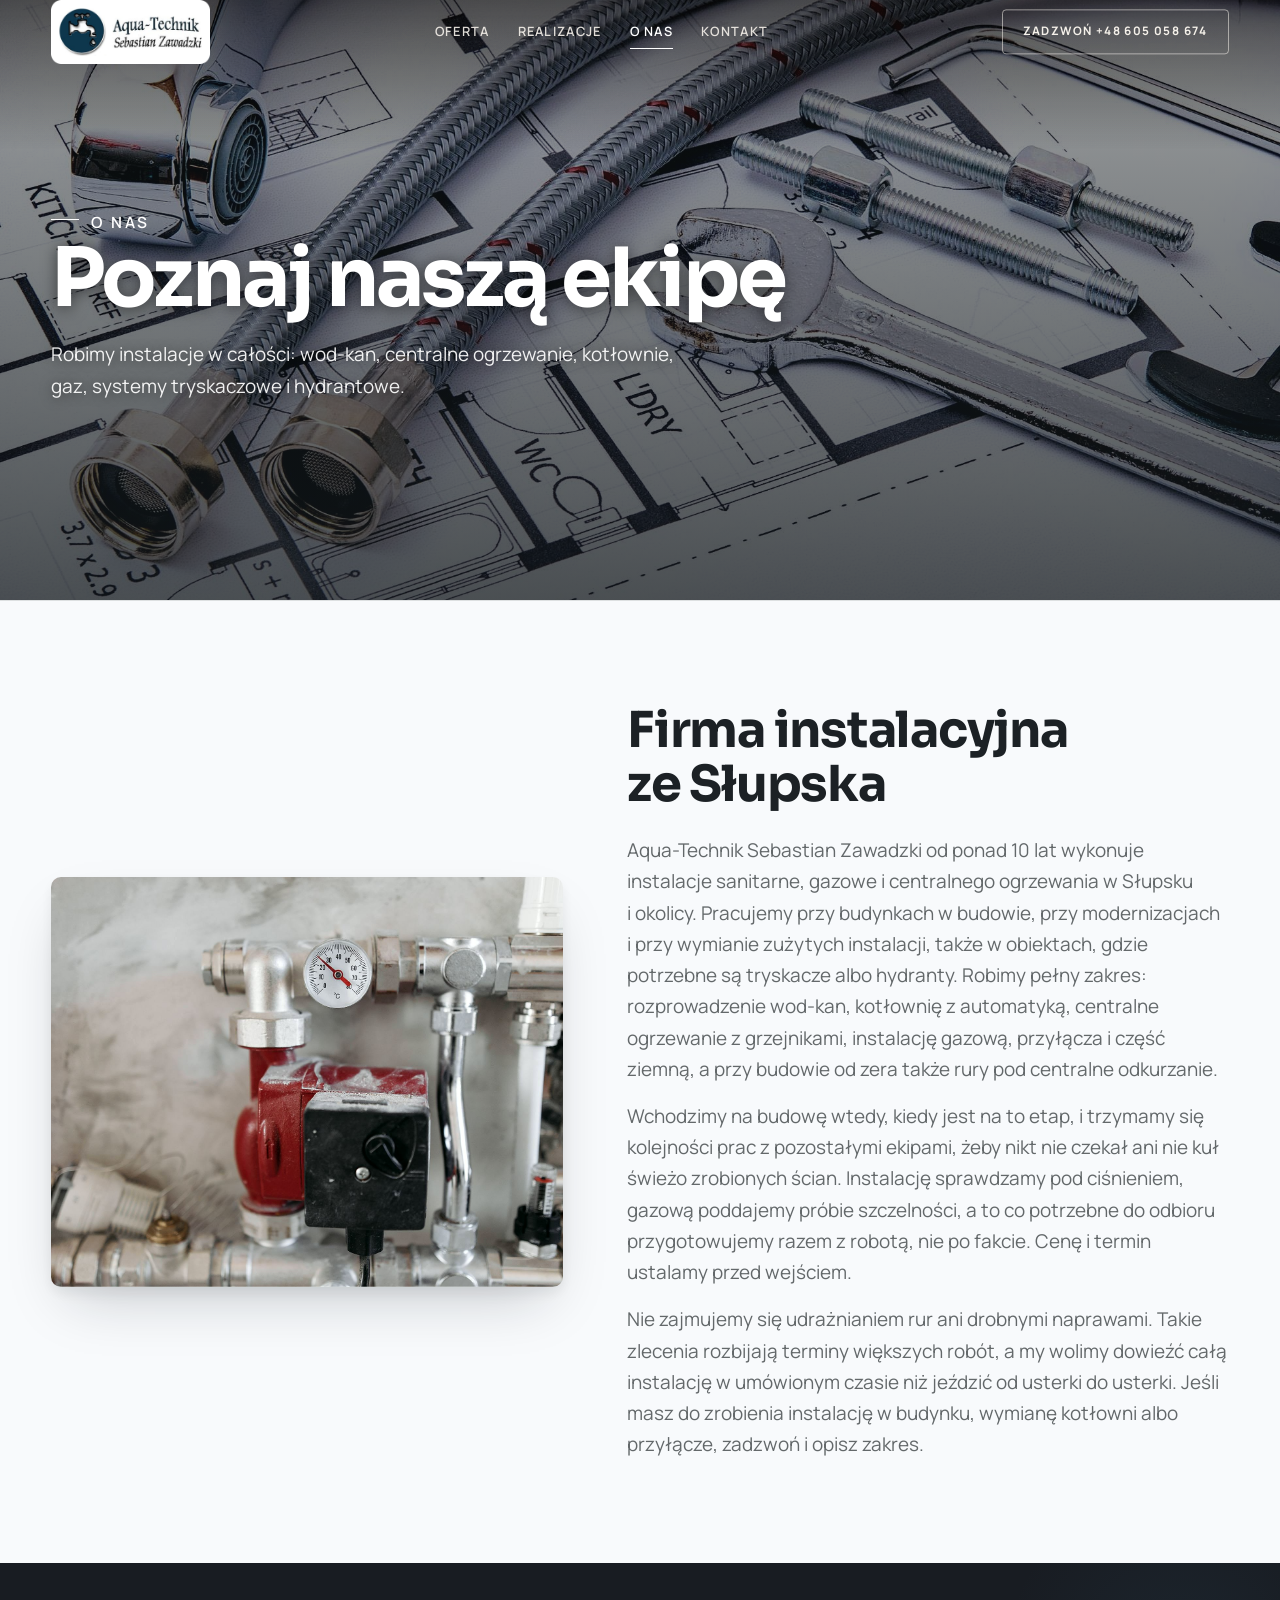
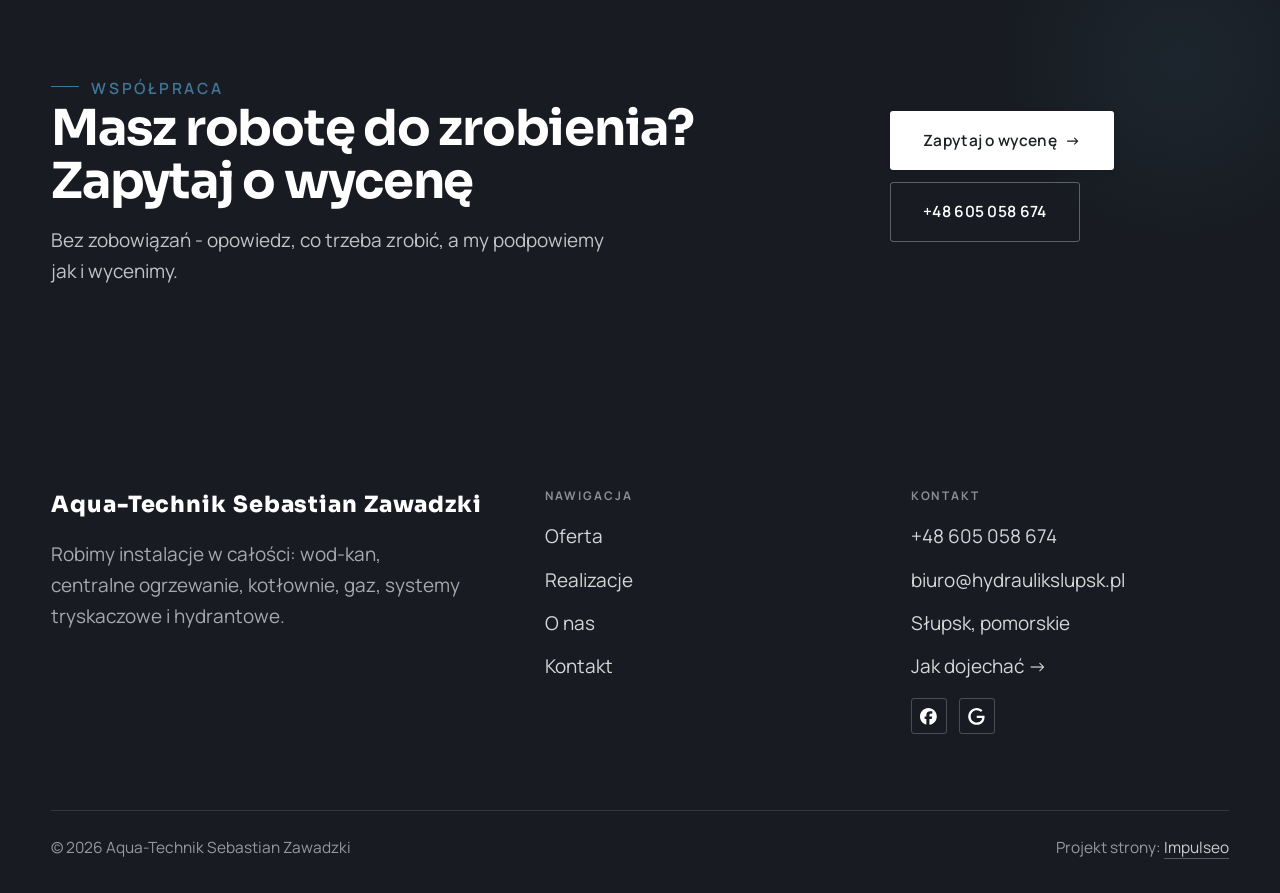
<file: o-nas.html>
<!DOCTYPE html>
<html lang="pl">
<head>
<meta charset="UTF-8">
<meta name="viewport" content="width=device-width, initial-scale=1.0">
<title>O nas - Aqua-Technik Sebastian Zawadzki</title>
<meta name="description" content="Aqua-Technik Sebastian Zawadzki - instalacje w Słupsku i okolicy: wod-kan, przyłącza i sieci, kotłownie i centralne ogrzewanie, instalacje gazowe, systemy tryskaczowe i hydrantowe, centralne odkurzacze. Wycena po rozmowie o zakresie.">
<link rel="canonical" href="https://kris20032.github.io/aqua-technik-sebastian-zawadzki-hydraulik-slupsk-uslugi-hydrauliczne/o-nas.html">
<meta name="robots" content="noindex, nofollow">
<meta property="og:type" content="website">
<meta property="og:locale" content="pl_PL">
<meta property="og:site_name" content="Aqua-Technik Sebastian Zawadzki">
<meta property="og:title" content="O nas - Aqua-Technik Sebastian Zawadzki">
<meta property="og:description" content="Aqua-Technik Sebastian Zawadzki - instalacje w Słupsku i okolicy: wod-kan, przyłącza i sieci, kotłownie i centralne ogrzewanie, instalacje gazowe, systemy tryskaczowe i hydrantowe, centralne odkurzacze. Wycena po rozmowie o zakresie.">
<meta property="og:url" content="https://kris20032.github.io/aqua-technik-sebastian-zawadzki-hydraulik-slupsk-uslugi-hydrauliczne/o-nas.html">
<meta property="og:image" content="https://kris20032.github.io/aqua-technik-sebastian-zawadzki-hydraulik-slupsk-uslugi-hydrauliczne/img/og.jpg">
<meta property="og:image:width" content="1200">
<meta property="og:image:height" content="630">
<meta name="twitter:card" content="summary_large_image">
<link rel="preconnect" href="https://fonts.googleapis.com">
<link rel="preconnect" href="https://fonts.gstatic.com" crossorigin>
<link href="https://fonts.googleapis.com/css2?family=Sora:wght@600;700;800&family=Manrope:wght@400;500;600&display=swap" rel="stylesheet">
<link rel="stylesheet" href="assets/styles.css?v=a619dc69">
</head>
<body>

<header class="nav">
  <div class="wrap nav-inner">
    <a class="brand brand-has-logo" href="index.html"><img class="brand-logo" src="img/logo.png" alt="Aqua-Technik Sebastian Zawadzki" width="760" height="306" decoding="async"></a>
    <nav class="nav-links">
      <a href="oferta.html">Oferta</a>
      <a href="realizacje.html">Realizacje</a>
      <a href="o-nas.html" class="active" aria-current="page">O nas</a>
      <a href="kontakt.html">Kontakt</a>
      <a href="tel:+48605058674" class="btn btn-accent">Zadzwoń +48 605 058 674</a>
    </nav>
    <button class="nav-toggle" aria-label="Menu"><span></span><span></span><span></span></button>
  </div>
</header>

<main>
<section class="pagehead">
  <img src="img/g2.jpg" alt="Aqua-Technik Sebastian Zawadzki - Poznaj naszą ekipę" width="1880" height="1253" decoding="async">
  <div class="wrap">
    <span class="eyebrow">O nas</span>
    <h1>Poznaj naszą ekipę</h1>
    <p>Robimy instalacje w całości: wod-kan, centralne ogrzewanie, kotłownie, gaz, systemy tryskaczowe i hydrantowe.</p>
  </div>
</section>
<section>
  <div class="wrap split">
    <div class="split-art reveal"><img src="img/g3.jpg" alt="Aqua-Technik Sebastian Zawadzki" loading="lazy" width="1880" height="1255" decoding="async"></div>
    <div class="split-copy reveal">
      <h2>Firma instalacyjna ze Słupska</h2>
      <p class="muted">Aqua-Technik Sebastian Zawadzki od ponad 10 lat wykonuje instalacje sanitarne, gazowe i centralnego ogrzewania w Słupsku i okolicy. Pracujemy przy budynkach w budowie, przy modernizacjach i przy wymianie zużytych instalacji, także w obiektach, gdzie potrzebne są tryskacze albo hydranty. Robimy pełny zakres: rozprowadzenie wod-kan, kotłownię z automatyką, centralne ogrzewanie z grzejnikami, instalację gazową, przyłącza i część ziemną, a przy budowie od zera także rury pod centralne odkurzanie.</p>
      <p class="muted">Wchodzimy na budowę wtedy, kiedy jest na to etap, i trzymamy się kolejności prac z pozostałymi ekipami, żeby nikt nie czekał ani nie kuł świeżo zrobionych ścian. Instalację sprawdzamy pod ciśnieniem, gazową poddajemy próbie szczelności, a to co potrzebne do odbioru przygotowujemy razem z robotą, nie po fakcie. Cenę i termin ustalamy przed wejściem.</p>
      <p class="muted">Nie zajmujemy się udrażnianiem rur ani drobnymi naprawami. Takie zlecenia rozbijają terminy większych robót, a my wolimy dowieźć całą instalację w umówionym czasie niż jeździć od usterki do usterki. Jeśli masz do zrobienia instalację w budynku, wymianę kotłowni albo przyłącze, zadzwoń i opisz zakres.</p>
    </div>
  </div>
</section>


<section class="cta">
  <div class="wrap">
    <div class="reveal">
      <span class="eyebrow">Współpraca</span>
      <h2>Masz robotę do zrobienia? Zapytaj o wycenę</h2>
      <p>Bez zobowiązań - opowiedz, co trzeba zrobić, a my podpowiemy jak i wycenimy.</p>
    </div>
    <div class="cta-actions reveal">
      <a href="kontakt.html" class="btn btn-light">Zapytaj o wycenę <span class="arr">→</span></a>
      <a href="tel:+48605058674" class="btn btn-ghost btn-ghost-cta">+48 605 058 674</a>
    </div>
  </div>
</section>
</main>

<footer>
  <div class="wrap">
    <div class="foot-grid">
      <div class="foot-brand">
        <div class="name">Aqua-Technik Sebastian Zawadzki</div>
        <p>Robimy instalacje w całości: wod-kan, centralne ogrzewanie, kotłownie, gaz, systemy tryskaczowe i hydrantowe.</p>
      </div>
      <div class="foot-col">
        <h4>Nawigacja</h4>
        <a href="oferta.html">Oferta</a>
        <a href="realizacje.html">Realizacje</a>
        <a href="o-nas.html">O nas</a>
        <a href="kontakt.html">Kontakt</a>
      </div>
      <div class="foot-col">
        <h4>Kontakt</h4>
        <a href="tel:+48605058674">+48 605 058 674</a>
        <a href="mailto:biuro@hydraulikslupsk.pl">biuro@hydraulikslupsk.pl</a>
        <p>Słupsk, pomorskie</p>
        <a href="https://maps.google.com/?cid=17671080682813513688&g_mp=Cidnb29nbGUubWFwcy5wbGFjZXMudjEuUGxhY2VzLlNlYXJjaFRleHQQAhgEIAA" target="_blank" rel="noopener">Jak dojechać →</a>
      <div class="foot-soc">
        <a class="soc" href="https://www.facebook.com/hydraulikaslupsk/" target="_blank" rel="noopener" aria-label="Facebook - Aqua-Technik Sebastian Zawadzki"><svg viewBox="0 0 24 24" aria-hidden="true" focusable="false"><path d="M9.101 23.691v-7.98H6.627v-3.667h2.474v-1.58c0-4.085 1.848-5.978 5.858-5.978.401 0 .955.042 1.468.103a8.68 8.68 0 0 1 1.141.195v3.325a8.623 8.623 0 0 0-.653-.036 26.805 26.805 0 0 0-.733-.009c-.707 0-1.259.096-1.675.309a1.686 1.686 0 0 0-.679.622c-.258.42-.374.995-.374 1.752v1.297h3.919l-.386 2.103-.287 1.564h-3.246v8.245C19.396 23.238 24 18.179 24 12.044c0-6.627-5.373-12-12-12s-12 5.373-12 12c0 5.628 3.874 10.35 9.101 11.647Z" fill="currentColor"/></svg></a>
        <a class="soc" href="https://maps.google.com/?cid=17671080682813513688&g_mp=Cidnb29nbGUubWFwcy5wbGFjZXMudjEuUGxhY2VzLlNlYXJjaFRleHQQAhgEIAA" target="_blank" rel="noopener" aria-label="Google - Aqua-Technik Sebastian Zawadzki"><svg viewBox="0 0 24 24" aria-hidden="true" focusable="false"><path d="M12.48 10.92v3.28h7.84c-.24 1.84-.853 3.187-1.787 4.133-1.147 1.147-2.933 2.4-6.053 2.4-4.827 0-8.6-3.893-8.6-8.72s3.773-8.72 8.6-8.72c2.6 0 4.507 1.027 5.907 2.347l2.307-2.307C18.747 1.44 16.133 0 12.48 0 5.867 0 .307 5.387.307 12s5.56 12 12.173 12c3.573 0 6.267-1.173 8.373-3.36 2.16-2.16 2.84-5.213 2.84-7.667 0-.76-.053-1.467-.173-2.053H12.48z" fill="currentColor"/></svg></a>
      </div>
      </div>
    </div>
    <div class="foot-bot">
      <span>© 2026 Aqua-Technik Sebastian Zawadzki</span>
      <span>Projekt strony: <a class="foot-credit" href="https://impulseo.pl" target="_blank" rel="noopener">Impulseo</a></span>
    </div>
  </div>
</footer>
<div class="sticky-call"><a class="sc-call" href="tel:+48605058674"><svg class="ico-tel" width="16" height="16" viewBox="0 0 24 24" fill="none" aria-hidden="true"><path d="M6.6 10.8a15.5 15.5 0 0 0 6.6 6.6l2.2-2.2a1 1 0 0 1 1-.24 11.4 11.4 0 0 0 3.6.58 1 1 0 0 1 1 1V20a1 1 0 0 1-1 1A17 17 0 0 1 3 4a1 1 0 0 1 1-1h3.5a1 1 0 0 1 1 1c0 1.25.2 2.46.58 3.6a1 1 0 0 1-.25 1l-2.23 2.2Z" fill="currentColor"/></svg> Zadzwoń</a><a class="sc-quote" href="kontakt.html">Bezpłatna wycena</a></div>
<div class="demo-wazne" data-do="2026-09-03" data-cykl="3" hidden><svg class="dw-ico" width="13" height="13" viewBox="0 0 24 24" fill="none" aria-hidden="true"><circle cx="12" cy="12" r="8.6" stroke="currentColor" stroke-width="1.8"/><path d="M12 7.2V12l3.3 2" stroke="currentColor" stroke-width="1.8" stroke-linecap="round"/></svg><span class="dw-txt"></span></div>

<script src="assets/main.js"></script>
</body>
</html>
</file>
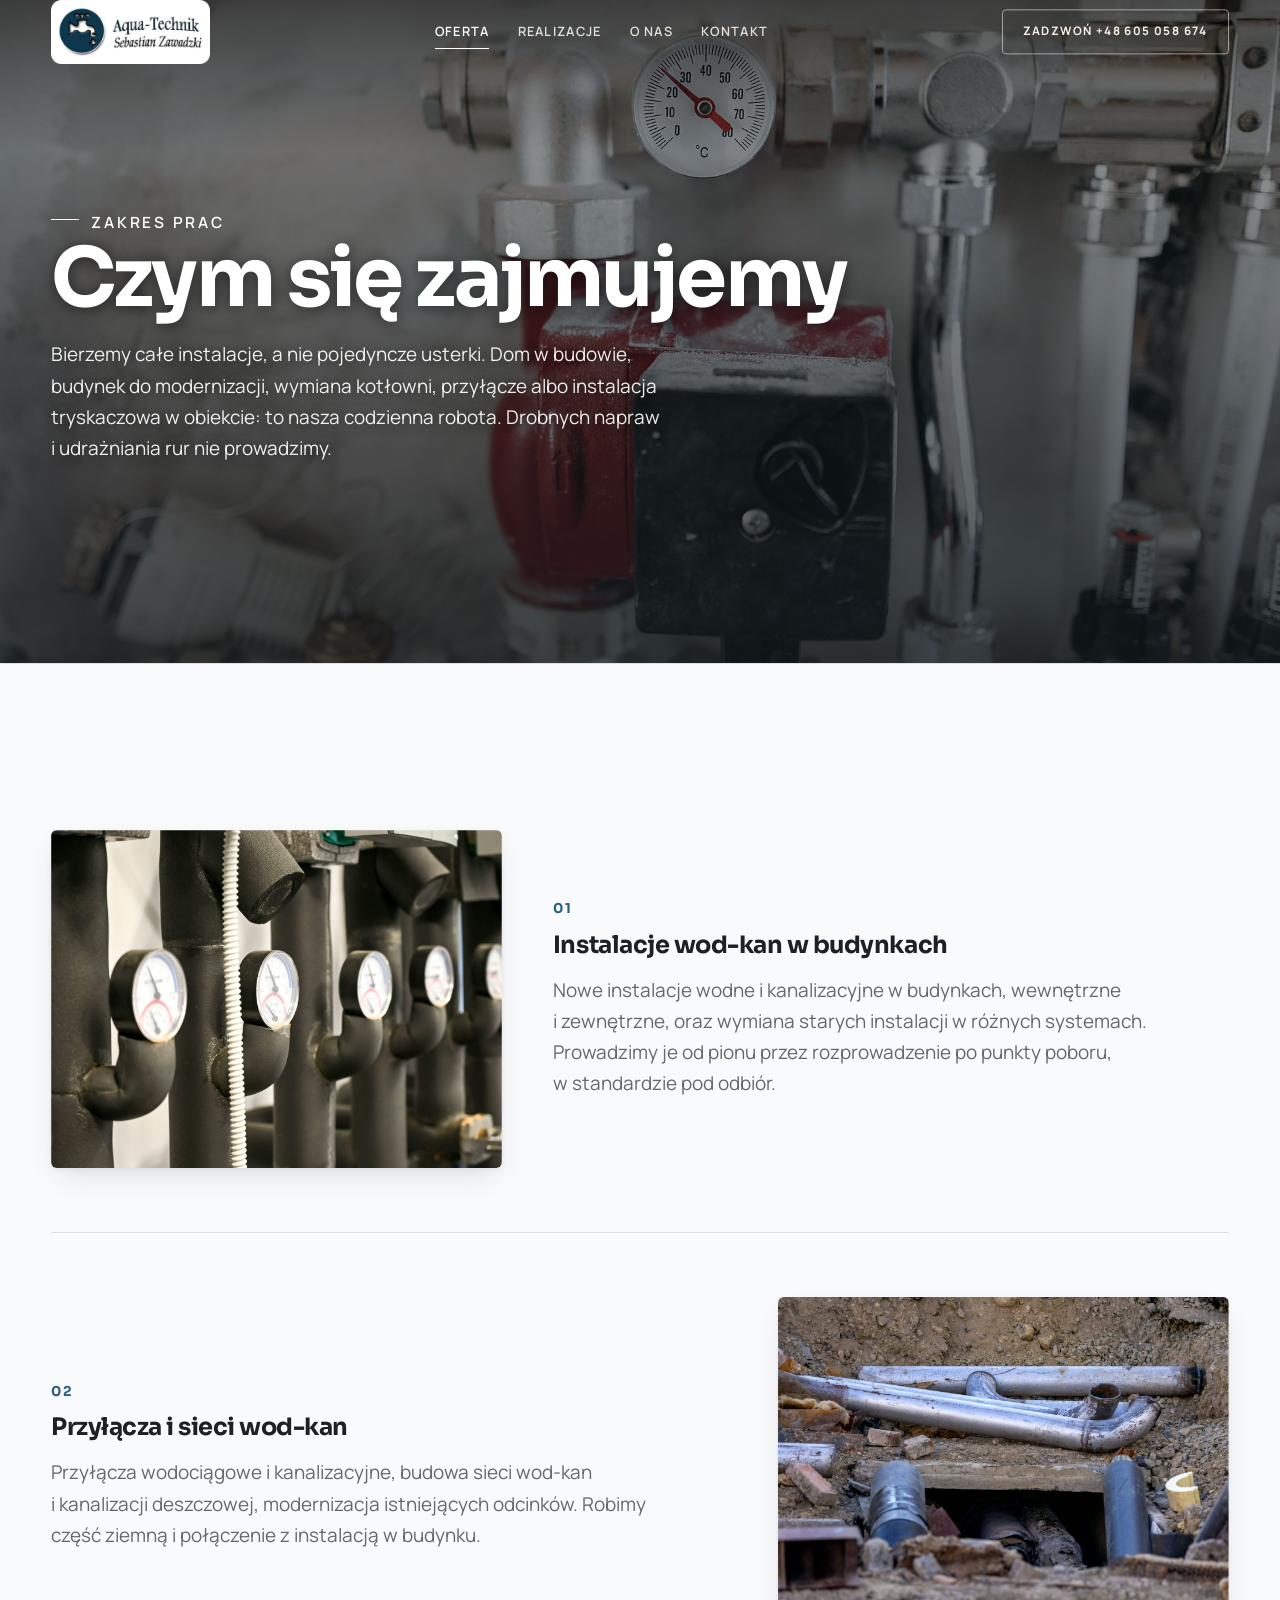
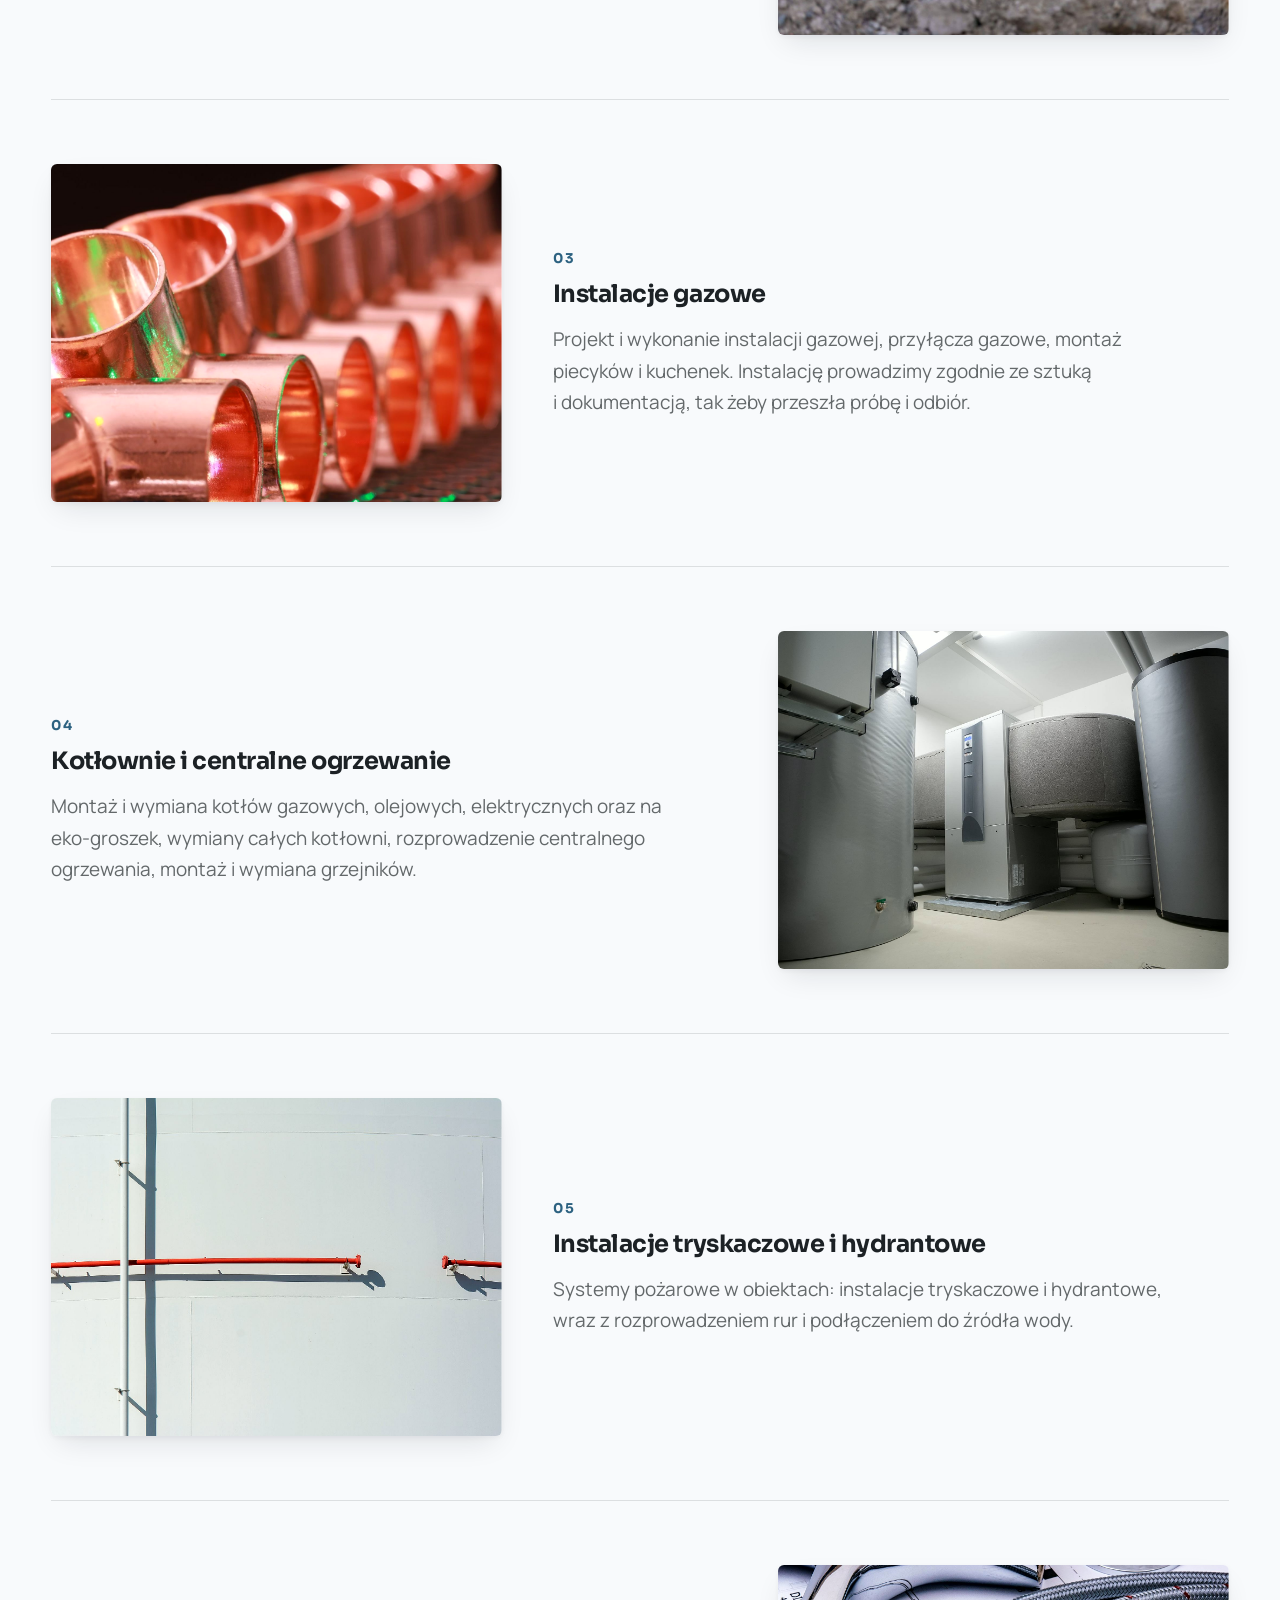
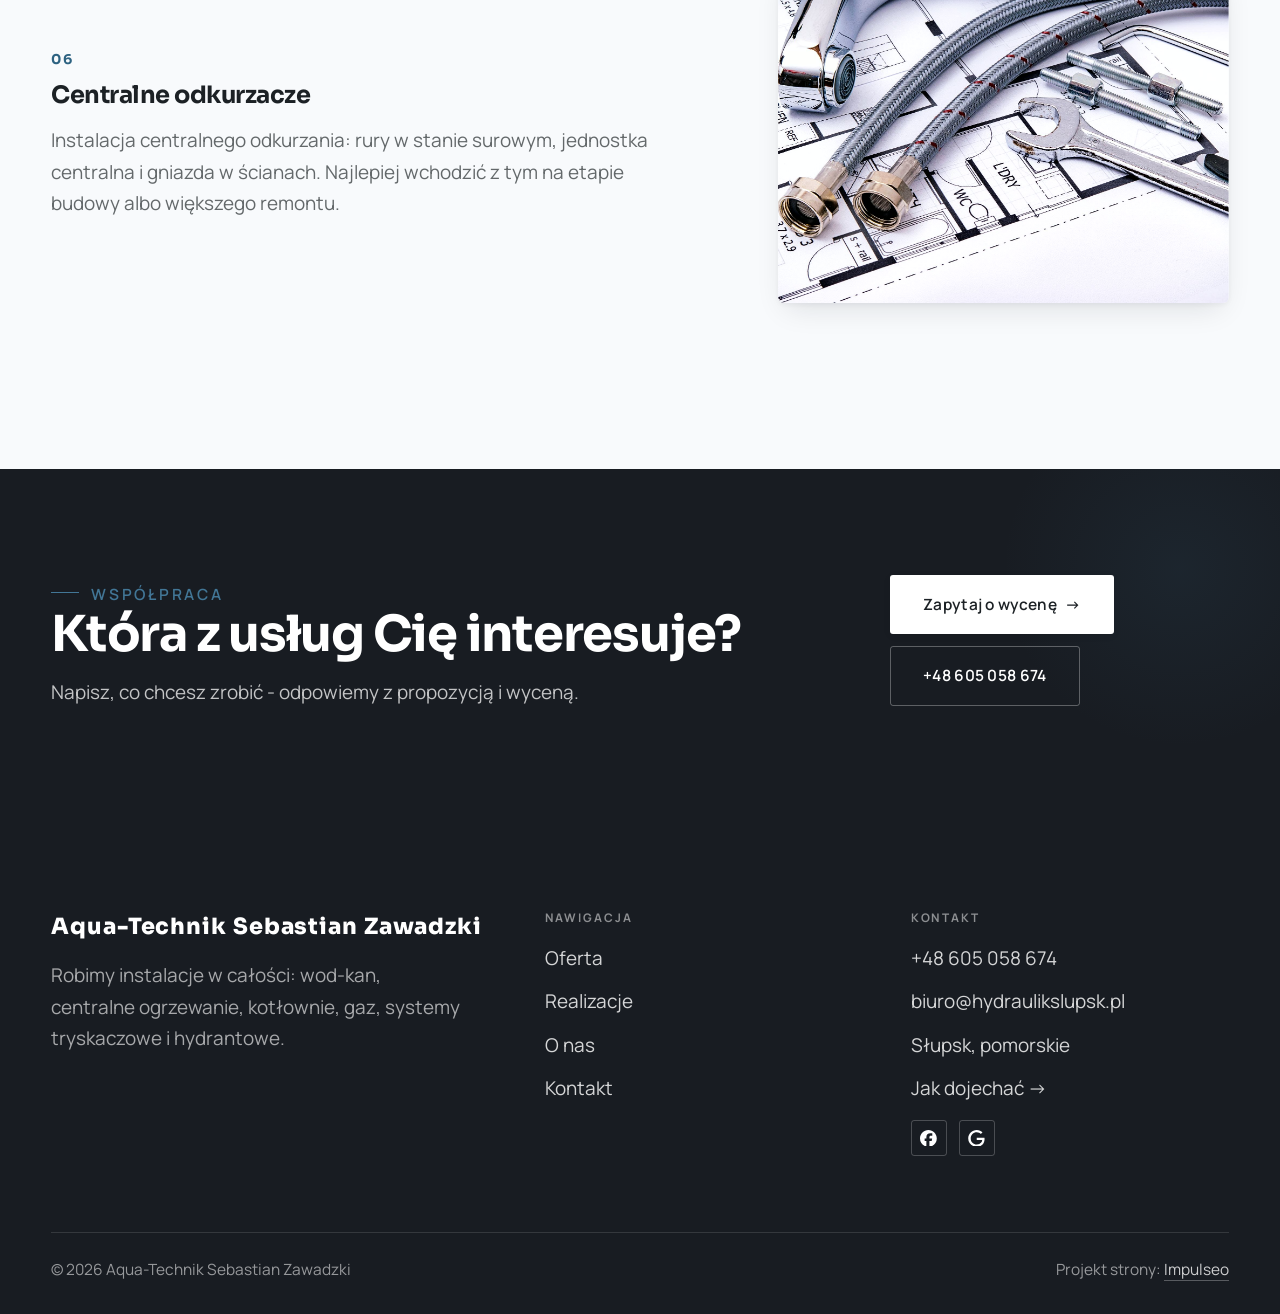
<file: oferta.html>
<!DOCTYPE html>
<html lang="pl">
<head>
<meta charset="UTF-8">
<meta name="viewport" content="width=device-width, initial-scale=1.0">
<title>Oferta - Aqua-Technik Sebastian Zawadzki</title>
<meta name="description" content="Aqua-Technik Sebastian Zawadzki - instalacje w Słupsku i okolicy: wod-kan, przyłącza i sieci, kotłownie i centralne ogrzewanie, instalacje gazowe, systemy tryskaczowe i hydrantowe, centralne odkurzacze. Wycena po rozmowie o zakresie.">
<link rel="canonical" href="https://kris20032.github.io/aqua-technik-sebastian-zawadzki-hydraulik-slupsk-uslugi-hydrauliczne/oferta.html">
<meta name="robots" content="noindex, nofollow">
<meta property="og:type" content="website">
<meta property="og:locale" content="pl_PL">
<meta property="og:site_name" content="Aqua-Technik Sebastian Zawadzki">
<meta property="og:title" content="Oferta - Aqua-Technik Sebastian Zawadzki">
<meta property="og:description" content="Aqua-Technik Sebastian Zawadzki - instalacje w Słupsku i okolicy: wod-kan, przyłącza i sieci, kotłownie i centralne ogrzewanie, instalacje gazowe, systemy tryskaczowe i hydrantowe, centralne odkurzacze. Wycena po rozmowie o zakresie.">
<meta property="og:url" content="https://kris20032.github.io/aqua-technik-sebastian-zawadzki-hydraulik-slupsk-uslugi-hydrauliczne/oferta.html">
<meta property="og:image" content="https://kris20032.github.io/aqua-technik-sebastian-zawadzki-hydraulik-slupsk-uslugi-hydrauliczne/img/og.jpg">
<meta property="og:image:width" content="1200">
<meta property="og:image:height" content="630">
<meta name="twitter:card" content="summary_large_image">
<link rel="preconnect" href="https://fonts.googleapis.com">
<link rel="preconnect" href="https://fonts.gstatic.com" crossorigin>
<link href="https://fonts.googleapis.com/css2?family=Sora:wght@600;700;800&family=Manrope:wght@400;500;600&display=swap" rel="stylesheet">
<link rel="stylesheet" href="assets/styles.css?v=a619dc69">
</head>
<body>

<header class="nav">
  <div class="wrap nav-inner">
    <a class="brand brand-has-logo" href="index.html"><img class="brand-logo" src="img/logo.png" alt="Aqua-Technik Sebastian Zawadzki" width="760" height="306" decoding="async"></a>
    <nav class="nav-links">
      <a href="oferta.html" class="active" aria-current="page">Oferta</a>
      <a href="realizacje.html">Realizacje</a>
      <a href="o-nas.html">O nas</a>
      <a href="kontakt.html">Kontakt</a>
      <a href="tel:+48605058674" class="btn btn-accent">Zadzwoń +48 605 058 674</a>
    </nav>
    <button class="nav-toggle" aria-label="Menu"><span></span><span></span><span></span></button>
  </div>
</header>

<main>
<section class="pagehead">
  <img src="img/g3.jpg" alt="Aqua-Technik Sebastian Zawadzki - Czym się zajmujemy" width="1880" height="1255" decoding="async">
  <div class="wrap">
    <span class="eyebrow">Zakres prac</span>
    <h1>Czym się zajmujemy</h1>
    <p>Bierzemy całe instalacje, a nie pojedyncze usterki. Dom w budowie, budynek do modernizacji, wymiana kotłowni, przyłącze albo instalacja tryskaczowa w obiekcie: to nasza codzienna robota. Drobnych napraw i udrażniania rur nie prowadzimy.</p>
  </div>
</section>
<section>
  <div class="wrap">
    <div class="svc-row reveal">
      <div class="svc-row-art"><img src="img/g5.jpg" alt="Instalacje wod-kan w budynkach" loading="lazy" width="1814" height="1174" decoding="async"></div>
      <div>
        <span class="num">01</span>
        <h3>Instalacje wod-kan w budynkach</h3>
        <p class="muted">Nowe instalacje wodne i kanalizacyjne w budynkach, wewnętrzne i zewnętrzne, oraz wymiana starych instalacji w różnych systemach. Prowadzimy je od pionu przez rozprowadzenie po punkty poboru, w standardzie pod odbiór.</p>
      </div>
    </div>
    <div class="svc-row rev reveal">
      <div class="svc-row-art"><img src="img/g4.jpg" alt="Przyłącza i sieci wod-kan" loading="lazy" width="1776" height="1120" decoding="async"></div>
      <div>
        <span class="num">02</span>
        <h3>Przyłącza i sieci wod-kan</h3>
        <p class="muted">Przyłącza wodociągowe i kanalizacyjne, budowa sieci wod-kan i kanalizacji deszczowej, modernizacja istniejących odcinków. Robimy część ziemną i połączenie z instalacją w budynku.</p>
      </div>
    </div>
    <div class="svc-row reveal">
      <div class="svc-row-art"><img src="img/g8.jpg" alt="Instalacje gazowe" loading="lazy" width="1792" height="1144" decoding="async"></div>
      <div>
        <span class="num">03</span>
        <h3>Instalacje gazowe</h3>
        <p class="muted">Projekt i wykonanie instalacji gazowej, przyłącza gazowe, montaż piecyków i kuchenek. Instalację prowadzimy zgodnie ze sztuką i dokumentacją, tak żeby przeszła próbę i odbiór.</p>
      </div>
    </div>
    <div class="svc-row rev reveal">
      <div class="svc-row-art"><img src="img/g1.jpg" alt="Kotłownie i centralne ogrzewanie" loading="lazy" width="1880" height="1253" decoding="async"></div>
      <div>
        <span class="num">04</span>
        <h3>Kotłownie i centralne ogrzewanie</h3>
        <p class="muted">Montaż i wymiana kotłów gazowych, olejowych, elektrycznych oraz na eko-groszek, wymiany całych kotłowni, rozprowadzenie centralnego ogrzewania, montaż i wymiana grzejników.</p>
      </div>
    </div>
    <div class="svc-row reveal">
      <div class="svc-row-art"><img src="img/g6.jpg" alt="Instalacje tryskaczowe i hydrantowe" loading="lazy" width="1880" height="1253" decoding="async"></div>
      <div>
        <span class="num">05</span>
        <h3>Instalacje tryskaczowe i hydrantowe</h3>
        <p class="muted">Systemy pożarowe w obiektach: instalacje tryskaczowe i hydrantowe, wraz z rozprowadzeniem rur i podłączeniem do źródła wody.</p>
      </div>
    </div>
    <div class="svc-row rev reveal">
      <div class="svc-row-art"><img src="img/g2.jpg" alt="Centralne odkurzacze" loading="lazy" width="1880" height="1253" decoding="async"></div>
      <div>
        <span class="num">06</span>
        <h3>Centralne odkurzacze</h3>
        <p class="muted">Instalacja centralnego odkurzania: rury w stanie surowym, jednostka centralna i gniazda w ścianach. Najlepiej wchodzić z tym na etapie budowy albo większego remontu.</p>
      </div>
    </div>
  </div>
</section>

<section class="cta">
  <div class="wrap">
    <div class="reveal">
      <span class="eyebrow">Współpraca</span>
      <h2>Która z usług Cię interesuje?</h2>
      <p>Napisz, co chcesz zrobić - odpowiemy z propozycją i wyceną.</p>
    </div>
    <div class="cta-actions reveal">
      <a href="kontakt.html" class="btn btn-light">Zapytaj o wycenę <span class="arr">→</span></a>
      <a href="tel:+48605058674" class="btn btn-ghost btn-ghost-cta">+48 605 058 674</a>
    </div>
  </div>
</section>
</main>

<footer>
  <div class="wrap">
    <div class="foot-grid">
      <div class="foot-brand">
        <div class="name">Aqua-Technik Sebastian Zawadzki</div>
        <p>Robimy instalacje w całości: wod-kan, centralne ogrzewanie, kotłownie, gaz, systemy tryskaczowe i hydrantowe.</p>
      </div>
      <div class="foot-col">
        <h4>Nawigacja</h4>
        <a href="oferta.html">Oferta</a>
        <a href="realizacje.html">Realizacje</a>
        <a href="o-nas.html">O nas</a>
        <a href="kontakt.html">Kontakt</a>
      </div>
      <div class="foot-col">
        <h4>Kontakt</h4>
        <a href="tel:+48605058674">+48 605 058 674</a>
        <a href="mailto:biuro@hydraulikslupsk.pl">biuro@hydraulikslupsk.pl</a>
        <p>Słupsk, pomorskie</p>
        <a href="https://maps.google.com/?cid=17671080682813513688&g_mp=Cidnb29nbGUubWFwcy5wbGFjZXMudjEuUGxhY2VzLlNlYXJjaFRleHQQAhgEIAA" target="_blank" rel="noopener">Jak dojechać →</a>
      <div class="foot-soc">
        <a class="soc" href="https://www.facebook.com/hydraulikaslupsk/" target="_blank" rel="noopener" aria-label="Facebook - Aqua-Technik Sebastian Zawadzki"><svg viewBox="0 0 24 24" aria-hidden="true" focusable="false"><path d="M9.101 23.691v-7.98H6.627v-3.667h2.474v-1.58c0-4.085 1.848-5.978 5.858-5.978.401 0 .955.042 1.468.103a8.68 8.68 0 0 1 1.141.195v3.325a8.623 8.623 0 0 0-.653-.036 26.805 26.805 0 0 0-.733-.009c-.707 0-1.259.096-1.675.309a1.686 1.686 0 0 0-.679.622c-.258.42-.374.995-.374 1.752v1.297h3.919l-.386 2.103-.287 1.564h-3.246v8.245C19.396 23.238 24 18.179 24 12.044c0-6.627-5.373-12-12-12s-12 5.373-12 12c0 5.628 3.874 10.35 9.101 11.647Z" fill="currentColor"/></svg></a>
        <a class="soc" href="https://maps.google.com/?cid=17671080682813513688&g_mp=Cidnb29nbGUubWFwcy5wbGFjZXMudjEuUGxhY2VzLlNlYXJjaFRleHQQAhgEIAA" target="_blank" rel="noopener" aria-label="Google - Aqua-Technik Sebastian Zawadzki"><svg viewBox="0 0 24 24" aria-hidden="true" focusable="false"><path d="M12.48 10.92v3.28h7.84c-.24 1.84-.853 3.187-1.787 4.133-1.147 1.147-2.933 2.4-6.053 2.4-4.827 0-8.6-3.893-8.6-8.72s3.773-8.72 8.6-8.72c2.6 0 4.507 1.027 5.907 2.347l2.307-2.307C18.747 1.44 16.133 0 12.48 0 5.867 0 .307 5.387.307 12s5.56 12 12.173 12c3.573 0 6.267-1.173 8.373-3.36 2.16-2.16 2.84-5.213 2.84-7.667 0-.76-.053-1.467-.173-2.053H12.48z" fill="currentColor"/></svg></a>
      </div>
      </div>
    </div>
    <div class="foot-bot">
      <span>© 2026 Aqua-Technik Sebastian Zawadzki</span>
      <span>Projekt strony: <a class="foot-credit" href="https://impulseo.pl" target="_blank" rel="noopener">Impulseo</a></span>
    </div>
  </div>
</footer>
<div class="sticky-call"><a class="sc-call" href="tel:+48605058674"><svg class="ico-tel" width="16" height="16" viewBox="0 0 24 24" fill="none" aria-hidden="true"><path d="M6.6 10.8a15.5 15.5 0 0 0 6.6 6.6l2.2-2.2a1 1 0 0 1 1-.24 11.4 11.4 0 0 0 3.6.58 1 1 0 0 1 1 1V20a1 1 0 0 1-1 1A17 17 0 0 1 3 4a1 1 0 0 1 1-1h3.5a1 1 0 0 1 1 1c0 1.25.2 2.46.58 3.6a1 1 0 0 1-.25 1l-2.23 2.2Z" fill="currentColor"/></svg> Zadzwoń</a><a class="sc-quote" href="kontakt.html">Bezpłatna wycena</a></div>
<div class="demo-wazne" data-do="2026-09-03" data-cykl="3" hidden><svg class="dw-ico" width="13" height="13" viewBox="0 0 24 24" fill="none" aria-hidden="true"><circle cx="12" cy="12" r="8.6" stroke="currentColor" stroke-width="1.8"/><path d="M12 7.2V12l3.3 2" stroke="currentColor" stroke-width="1.8" stroke-linecap="round"/></svg><span class="dw-txt"></span></div>

<script src="assets/main.js"></script>
</body>
</html>
</file>
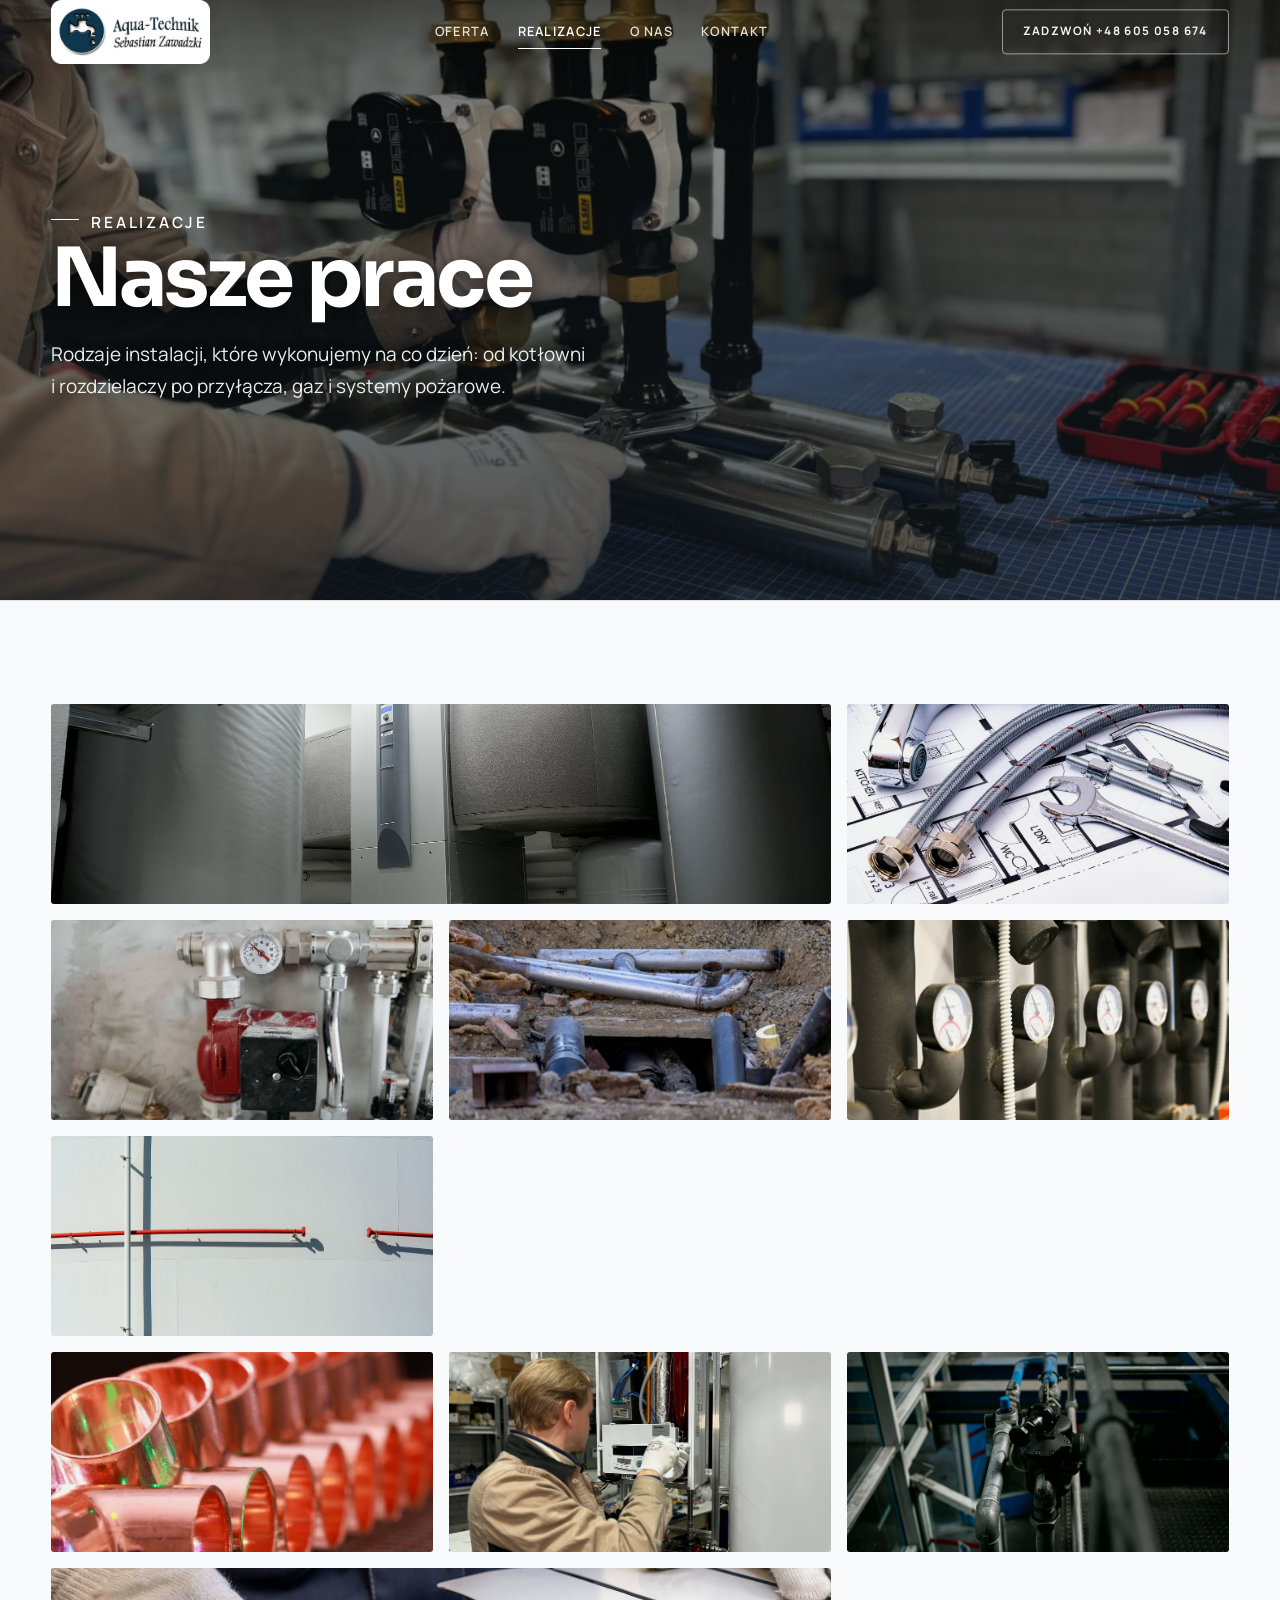
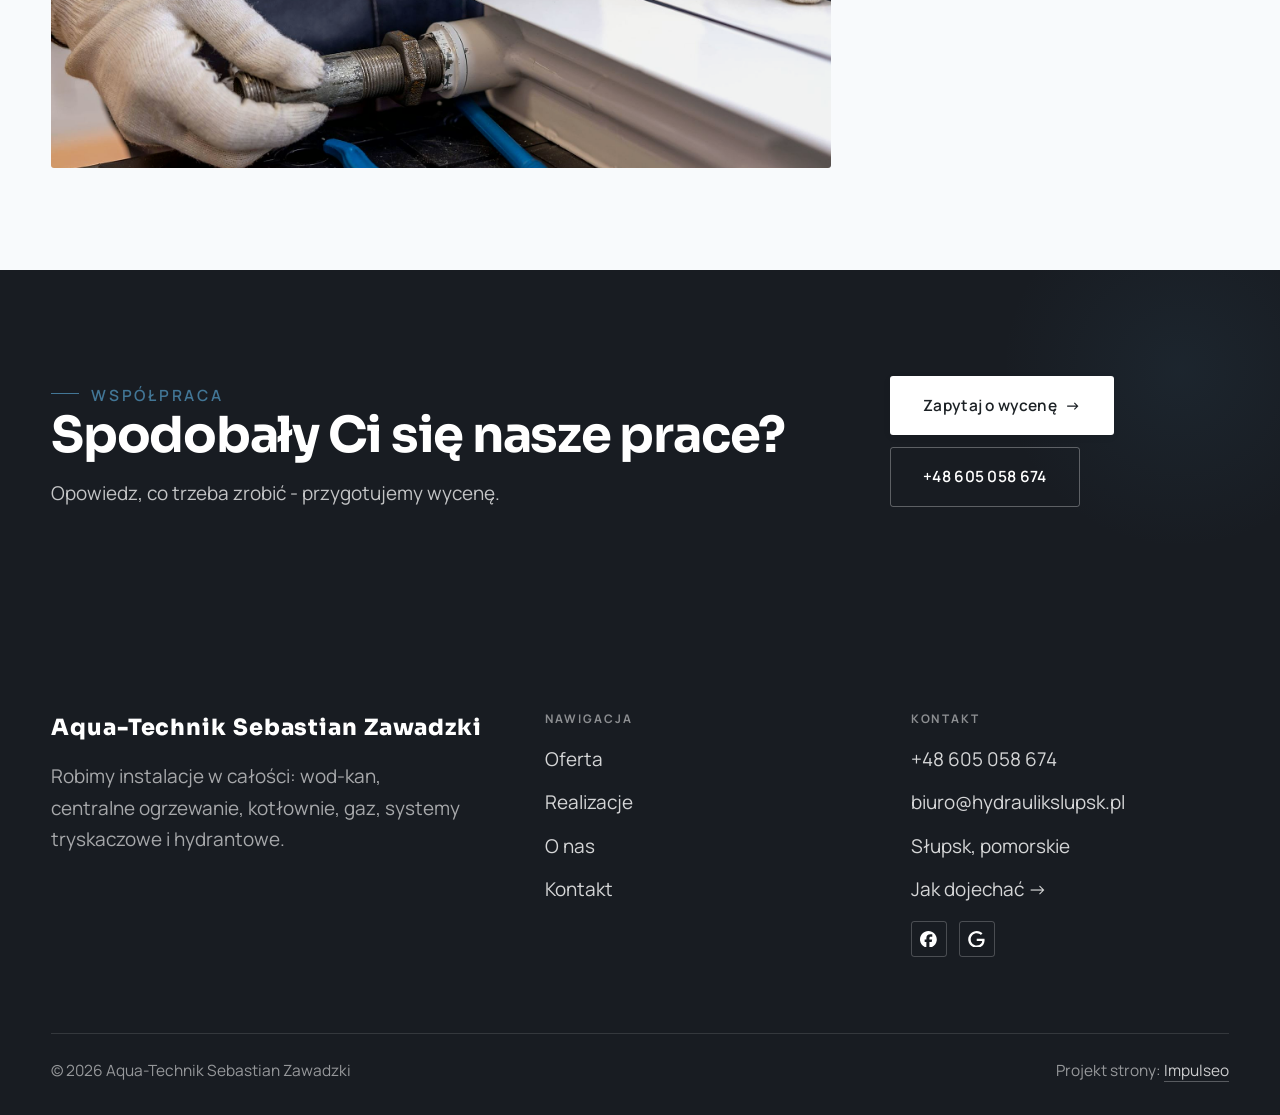
<file: realizacje.html>
<!DOCTYPE html>
<html lang="pl">
<head>
<meta charset="UTF-8">
<meta name="viewport" content="width=device-width, initial-scale=1.0">
<title>Realizacje - Aqua-Technik Sebastian Zawadzki</title>
<meta name="description" content="Realizacje Aqua-Technik Sebastian Zawadzki: Kotłownia z buforem i automatyką, Projekt instalacji przed montażem, Rozdzielacz i pompa obiegowa, Przyłącze wod-kan w wykopie, Instalacja z opomiarowaniem">
<link rel="canonical" href="https://kris20032.github.io/aqua-technik-sebastian-zawadzki-hydraulik-slupsk-uslugi-hydrauliczne/realizacje.html">
<meta name="robots" content="noindex, nofollow">
<meta property="og:type" content="website">
<meta property="og:locale" content="pl_PL">
<meta property="og:site_name" content="Aqua-Technik Sebastian Zawadzki">
<meta property="og:title" content="Realizacje - Aqua-Technik Sebastian Zawadzki">
<meta property="og:description" content="Realizacje Aqua-Technik Sebastian Zawadzki: Kotłownia z buforem i automatyką, Projekt instalacji przed montażem, Rozdzielacz i pompa obiegowa, Przyłącze wod-kan w wykopie, Instalacja z opomiarowaniem">
<meta property="og:url" content="https://kris20032.github.io/aqua-technik-sebastian-zawadzki-hydraulik-slupsk-uslugi-hydrauliczne/realizacje.html">
<meta property="og:image" content="https://kris20032.github.io/aqua-technik-sebastian-zawadzki-hydraulik-slupsk-uslugi-hydrauliczne/img/og.jpg">
<meta property="og:image:width" content="1200">
<meta property="og:image:height" content="630">
<meta name="twitter:card" content="summary_large_image">
<link rel="preconnect" href="https://fonts.googleapis.com">
<link rel="preconnect" href="https://fonts.gstatic.com" crossorigin>
<link href="https://fonts.googleapis.com/css2?family=Sora:wght@600;700;800&family=Manrope:wght@400;500;600&display=swap" rel="stylesheet">
<link rel="stylesheet" href="assets/styles.css?v=a619dc69">
</head>
<body>

<header class="nav">
  <div class="wrap nav-inner">
    <a class="brand brand-has-logo" href="index.html"><img class="brand-logo" src="img/logo.png" alt="Aqua-Technik Sebastian Zawadzki" width="760" height="306" decoding="async"></a>
    <nav class="nav-links">
      <a href="oferta.html">Oferta</a>
      <a href="realizacje.html" class="active" aria-current="page">Realizacje</a>
      <a href="o-nas.html">O nas</a>
      <a href="kontakt.html">Kontakt</a>
      <a href="tel:+48605058674" class="btn btn-accent">Zadzwoń +48 605 058 674</a>
    </nav>
    <button class="nav-toggle" aria-label="Menu"><span></span><span></span><span></span></button>
  </div>
</header>

<main>
<section class="pagehead">
  <img src="img/g11.jpg" alt="Aqua-Technik Sebastian Zawadzki - Nasze prace" width="1628" height="1176" decoding="async">
  <div class="wrap">
    <span class="eyebrow">Realizacje</span>
    <h1>Nasze prace</h1>
    <p>Rodzaje instalacji, które wykonujemy na co dzień: od kotłowni i rozdzielaczy po przyłącza, gaz i systemy pożarowe.</p>
  </div>
</section>
<section>
  <div class="wrap">
    <div class="gallery">
      <div class="tile t-two3 reveal"><img src="img/g1.jpg" alt="Aqua-Technik Sebastian Zawadzki" loading="lazy" width="1880" height="1253" decoding="async"></div>
      <div class="tile t-third reveal"><img src="img/g2.jpg" alt="Aqua-Technik Sebastian Zawadzki" loading="lazy" width="1880" height="1253" decoding="async"></div>
      <div class="tile t-third reveal"><img src="img/g3.jpg" alt="Aqua-Technik Sebastian Zawadzki" loading="lazy" width="1880" height="1255" decoding="async"></div>
      <div class="tile t-third reveal"><img src="img/g4.jpg" alt="Aqua-Technik Sebastian Zawadzki" loading="lazy" width="1776" height="1120" decoding="async"></div>
      <div class="tile t-third reveal"><img src="img/g5.jpg" alt="Aqua-Technik Sebastian Zawadzki" loading="lazy" width="1814" height="1174" decoding="async"></div>
      <div class="tile t-third reveal"><img src="img/g6.jpg" alt="Aqua-Technik Sebastian Zawadzki" loading="lazy" width="1880" height="1253" decoding="async"></div>
      <div class="tile t-two3 reveal"><img src="img/g7.jpg" alt="Aqua-Technik Sebastian Zawadzki" loading="lazy" width="1880" height="1253" decoding="async"></div>
      <div class="tile t-third reveal"><img src="img/g8.jpg" alt="Aqua-Technik Sebastian Zawadzki" loading="lazy" width="1792" height="1144" decoding="async"></div>
      <div class="tile t-third reveal"><img src="img/g9.jpg" alt="Aqua-Technik Sebastian Zawadzki" loading="lazy" width="1733" height="1300" decoding="async"></div>
      <div class="tile t-third reveal"><img src="img/g10.jpg" alt="Aqua-Technik Sebastian Zawadzki" loading="lazy" width="1830" height="1200" decoding="async"></div>
      <div class="tile t-two3 reveal"><img src="img/about.jpg" alt="Aqua-Technik Sebastian Zawadzki" loading="lazy" width="1880" height="1253" decoding="async"></div>
    </div>
  </div>
</section>
<section class="cta">
  <div class="wrap">
    <div class="reveal">
      <span class="eyebrow">Współpraca</span>
      <h2>Spodobały Ci się nasze prace?</h2>
      <p>Opowiedz, co trzeba zrobić - przygotujemy wycenę.</p>
    </div>
    <div class="cta-actions reveal">
      <a href="kontakt.html" class="btn btn-light">Zapytaj o wycenę <span class="arr">→</span></a>
      <a href="tel:+48605058674" class="btn btn-ghost btn-ghost-cta">+48 605 058 674</a>
    </div>
  </div>
</section>
</main>

<footer>
  <div class="wrap">
    <div class="foot-grid">
      <div class="foot-brand">
        <div class="name">Aqua-Technik Sebastian Zawadzki</div>
        <p>Robimy instalacje w całości: wod-kan, centralne ogrzewanie, kotłownie, gaz, systemy tryskaczowe i hydrantowe.</p>
      </div>
      <div class="foot-col">
        <h4>Nawigacja</h4>
        <a href="oferta.html">Oferta</a>
        <a href="realizacje.html">Realizacje</a>
        <a href="o-nas.html">O nas</a>
        <a href="kontakt.html">Kontakt</a>
      </div>
      <div class="foot-col">
        <h4>Kontakt</h4>
        <a href="tel:+48605058674">+48 605 058 674</a>
        <a href="mailto:biuro@hydraulikslupsk.pl">biuro@hydraulikslupsk.pl</a>
        <p>Słupsk, pomorskie</p>
        <a href="https://maps.google.com/?cid=17671080682813513688&g_mp=Cidnb29nbGUubWFwcy5wbGFjZXMudjEuUGxhY2VzLlNlYXJjaFRleHQQAhgEIAA" target="_blank" rel="noopener">Jak dojechać →</a>
      <div class="foot-soc">
        <a class="soc" href="https://www.facebook.com/hydraulikaslupsk/" target="_blank" rel="noopener" aria-label="Facebook - Aqua-Technik Sebastian Zawadzki"><svg viewBox="0 0 24 24" aria-hidden="true" focusable="false"><path d="M9.101 23.691v-7.98H6.627v-3.667h2.474v-1.58c0-4.085 1.848-5.978 5.858-5.978.401 0 .955.042 1.468.103a8.68 8.68 0 0 1 1.141.195v3.325a8.623 8.623 0 0 0-.653-.036 26.805 26.805 0 0 0-.733-.009c-.707 0-1.259.096-1.675.309a1.686 1.686 0 0 0-.679.622c-.258.42-.374.995-.374 1.752v1.297h3.919l-.386 2.103-.287 1.564h-3.246v8.245C19.396 23.238 24 18.179 24 12.044c0-6.627-5.373-12-12-12s-12 5.373-12 12c0 5.628 3.874 10.35 9.101 11.647Z" fill="currentColor"/></svg></a>
        <a class="soc" href="https://maps.google.com/?cid=17671080682813513688&g_mp=Cidnb29nbGUubWFwcy5wbGFjZXMudjEuUGxhY2VzLlNlYXJjaFRleHQQAhgEIAA" target="_blank" rel="noopener" aria-label="Google - Aqua-Technik Sebastian Zawadzki"><svg viewBox="0 0 24 24" aria-hidden="true" focusable="false"><path d="M12.48 10.92v3.28h7.84c-.24 1.84-.853 3.187-1.787 4.133-1.147 1.147-2.933 2.4-6.053 2.4-4.827 0-8.6-3.893-8.6-8.72s3.773-8.72 8.6-8.72c2.6 0 4.507 1.027 5.907 2.347l2.307-2.307C18.747 1.44 16.133 0 12.48 0 5.867 0 .307 5.387.307 12s5.56 12 12.173 12c3.573 0 6.267-1.173 8.373-3.36 2.16-2.16 2.84-5.213 2.84-7.667 0-.76-.053-1.467-.173-2.053H12.48z" fill="currentColor"/></svg></a>
      </div>
      </div>
    </div>
    <div class="foot-bot">
      <span>© 2026 Aqua-Technik Sebastian Zawadzki</span>
      <span>Projekt strony: <a class="foot-credit" href="https://impulseo.pl" target="_blank" rel="noopener">Impulseo</a></span>
    </div>
  </div>
</footer>
<div class="sticky-call"><a class="sc-call" href="tel:+48605058674"><svg class="ico-tel" width="16" height="16" viewBox="0 0 24 24" fill="none" aria-hidden="true"><path d="M6.6 10.8a15.5 15.5 0 0 0 6.6 6.6l2.2-2.2a1 1 0 0 1 1-.24 11.4 11.4 0 0 0 3.6.58 1 1 0 0 1 1 1V20a1 1 0 0 1-1 1A17 17 0 0 1 3 4a1 1 0 0 1 1-1h3.5a1 1 0 0 1 1 1c0 1.25.2 2.46.58 3.6a1 1 0 0 1-.25 1l-2.23 2.2Z" fill="currentColor"/></svg> Zadzwoń</a><a class="sc-quote" href="kontakt.html">Bezpłatna wycena</a></div>
<div class="demo-wazne" data-do="2026-09-03" data-cykl="3" hidden><svg class="dw-ico" width="13" height="13" viewBox="0 0 24 24" fill="none" aria-hidden="true"><circle cx="12" cy="12" r="8.6" stroke="currentColor" stroke-width="1.8"/><path d="M12 7.2V12l3.3 2" stroke="currentColor" stroke-width="1.8" stroke-linecap="round"/></svg><span class="dw-txt"></span></div>

<script src="assets/main.js"></script>
</body>
</html>
</file>
<file: assets/styles.css>
/* ============================================================
   STOLBASZ — premium, architektoniczny B2B fit-out
   Jasna paleta, zero brązu. System wg premium-web-craft.
   Projekt strony: Impulseo (impulseo.pl)
   ============================================================ */

:root{
  /* PALETA — jasna, architektoniczna, chłodna */
  --paper:#F3F4F6;          /* główne tło */
  --paper-2:#E4E7EB;        /* sekcje alternatywne (chłodny jasny szary) */
  --paper-3:#E4E7EB;        /* delikatne wypełnienia */
  --ink:#181C22;            /* tekst główny — chłodny grafit */
  --ink-soft:#2C323B;       /* nagłówki drugorzędne */
  --muted:#69707A;          /* tekst poboczny */
  --line:rgba(24,28,34,.12);/* hairline */
  --accent:#F2CE1B;         /* stonowany petrol-slate — jedyny akcent */
  --accent-d:#C9A400;
  --accent-soft:rgba(242,206,27,.10);
  --dark:#181C22;           /* sekcje ciemne (stopka/CTA) */

  /* HOVER ZDJĘĆ — JEDEN standard dla całego silnika (decyzja K. 04.08.2026, artefakt z wariantami).
     AKTUALNE (K.+Szymon 09.08.2026, wybór z artefaktu 6 wariantów): zoom 1.05 przy 1.4s -
     przy tak długim czasie mocniejszy kadr NIE skacze, tylko „oddycha". Poprzedni standard
     (1.02 / .55s z 04.08) odbierany jako dynamiczny i szybki.
     Spoczynek lekko przygaszony, ale TYLKO tam, gdzie jest mysz (@media hover:hover) —
     na telefonie zdjęcia zostają w pełnej jasności. */
  --img-zoom:1.05;                   /* K.+Szymon 09.08: wariant F z artefaktu porównawczego */
  --img-rest:brightness(.95) saturate(.99);
  --img-hot:brightness(1.06) saturate(1.05);
  --img-dur:1.4s;                    /* K.+Szymon 09.08 (wariant F): powoli = elegancko */
  --img-ease:cubic-bezier(.16,.84,.44,1);  /* miękki ogon, efekt „oddychania" */

  /* ODSTĘPY — skala 4/8 */
  --space-1:4px; --space-2:8px; --space-3:12px; --space-4:16px; --space-5:24px;
  --space-6:32px; --space-7:48px; --space-8:64px; --space-9:96px; --space-10:128px;

  /* TYPOGRAFIA — fluid clamp() (skala podbita 16.07.2026: większe, czytelniejsze litery — uwaga Adama) */
  --text-sm:clamp(.9rem,.87rem + .12vw,1rem);
  --text-base:clamp(1.08rem,1.04rem + .18vw,1.2rem);
  --text-lg:clamp(1.24rem,1.15rem + .34vw,1.44rem);
  --text-h3:clamp(1.34rem,1.22rem + .55vw,1.66rem);
  --text-h2:clamp(2.1rem,1.66rem + 2.1vw,3.1rem);
  --text-h1:clamp(2.9rem,2.1rem + 4vw,5.1rem);

  /* PROMIENIE — architektoniczne, raczej ostre */
  --r-sm:3px; --r-md:6px; --r-lg:10px;

  /* RUCH */
  --ease:cubic-bezier(.25,.46,.45,.94); --dur:.24s;

  /* CIENIE — miękkie, warstwowe */
  --sh-sm:0 1px 2px rgba(16,24,32,.04), 0 2px 8px rgba(16,24,32,.05);
  --sh-md:0 2px 6px rgba(16,24,32,.05), 0 12px 28px -8px rgba(16,24,32,.12);
  --sh-lg:0 6px 14px rgba(16,24,32,.07), 0 26px 56px -18px rgba(16,24,32,.22);

  --hairline:1px solid var(--line);

  --font-display:'Sora','Manrope',sans-serif;
  --font-body:'Manrope',sans-serif;
}

*{box-sizing:border-box;margin:0;padding:0}
html{scroll-behavior:smooth}
body{
  font-family:var(--font-body);
  font-size:var(--text-base);
  line-height:1.65;
  color:var(--ink);
  background:var(--paper);
  -webkit-font-smoothing:antialiased;
  text-rendering:optimizeLegibility;
}
img{max-width:100%;height:auto;display:block}  /* height:auto = width/height z atrybutów trzyma proporcje (TOP#12) */
a{color:inherit;text-decoration:none}

.wrap{width:min(92%,1180px);margin-inline:auto}
section{padding-block:clamp(52px,6.5vw,96px)}

h1,h2,h3{font-family:var(--font-display);font-weight:700;line-height:1.08;letter-spacing:-.02em;color:var(--ink)}
h1{font-size:var(--text-h1);letter-spacing:-.035em}
h2{font-size:var(--text-h2);letter-spacing:-.025em}
h3{font-size:var(--text-h3)}
/* MIARA — długość wiersza. WCAG 2.2 SC 1.4.8: max 80 znaków; Butterick: 45–90.
   68ch daje realnie 72–78 znaków polskiego tekstu, czyli z zapasem pod granicą.
   Wcześniej limit miał TYLKO <p> — <li>, <blockquote> i <dd> nie miały żadnego,
   i to jedyny powód, dla którego 23 bloki na dwóch oddanych stronach jadą po
   83–106 znaków w wierszu (pomiar 07.08.2026, bramka `miara`).
   ⚠️ Listy i definicje ograniczamy TYLKO bez klasy: `ul`/`ol` z klasą to u nas
   układ (siatki kafli, menu), a nie tekst ciągły — tam miarę wyznacza układ. */
/* 60ch, nie 68ch (K. 10.08): po zmianie fontów na węższe kroje (DM Sans i spółka)
   w 68ch mieściło się ~90 znaków - bramka pikselowa słusznie zgłaszała przekroczenie
   granicy 80. Pomiar na żywej przeglądarce: 60ch = 90 znaków, 53ch = ~78 znaków, czyli normę WCAG 1.4.8. */
:root{ --miara:53ch }
p{max-width:min(100%,var(--miara))}
blockquote,
ul:not([class])>li, ol:not([class])>li,
dl:not([class])>dd{max-width:min(100%,var(--miara))}

/* ⚠️ Świadomie BEZ wyjątku `.tile p,.card p,.svc p{max-width:none}`, choć nasuwa się sam:
   te akapity BYŁY już ograniczone (stare `p{max-width:65ch}`), więc „wyjątek" nie odblokowałby
   niczego nowego — tylko ROZLUŹNIŁ stan sprzed zmiany na wszystkich demach naraz.
   `figcaption` żadna z reguł wyżej nie dotyczy, więc też nie potrzebuje zwolnienia. */

/* ŁAMANIE. `balance` wyrównuje długości wierszy w nagłówku, `pretty` pilnuje ostatniego
   wiersza akapitu, żeby nie został w nim jeden wyraz. Obsługiwane od Chrome 117 /
   Safari 17.5; starsze przeglądarki po prostu ignorują tę własność.
   `text-wrap:pretty` nie występowało dotąd ANI RAZ w silniku ani w repo klientów. */
h1,h2,h3,.lead,.lede{text-wrap:balance}
p,li,blockquote,dd{text-wrap:pretty}

.eyebrow{
  font-family:var(--font-body);
  font-size:var(--text-sm);
  font-weight:600;
  letter-spacing:.18em;
  text-transform:uppercase;
  color:var(--accent);
  display:inline-flex;align-items:center;gap:var(--space-3);
}
/* flex:none + margin-top = kreska trzyma się PIERWSZEJ linii. Wcześniej align-items:center
   centrowało ją względem całego bloku i przy zawinięciu (długi kicker typu
   „…WNĘTRZ · LESZNO · OD 2019") druga linia lądowała z brzydkim wcięciem. */
.eyebrow{align-items:flex-start}
.eyebrow>*,.eyebrow{text-wrap:balance}   /* dlugi kicker lamal sie na sierote typu samo „2019" w drugiej linii */
.eyebrow::before{content:"";width:28px;height:1px;background:var(--accent);display:inline-block;flex:none;margin-top:.62em}

.muted{color:var(--muted)}
.lead{font-size:var(--text-lg);line-height:1.55;color:var(--ink-soft);max-width:50ch}

/* ---------- BUTTONS ---------- */
.btn{
  display:inline-flex;align-items:center;gap:var(--space-2);
  font-weight:600;font-size:var(--text-sm);letter-spacing:.02em;
  padding:var(--space-4) var(--space-6);
  border-radius:var(--r-sm);
  transition:transform var(--dur) var(--ease),box-shadow var(--dur) var(--ease),background var(--dur) var(--ease);
  cursor:pointer;border:1px solid transparent;
}
.btn-accent{background:var(--accent);color:#fff;box-shadow:var(--sh-sm)}
.btn-accent:hover{background:var(--accent-d);transform:translateY(-2px);box-shadow:var(--sh-md)}
.btn-accent:active{transform:translateY(0);box-shadow:var(--sh-sm)}
.btn-ghost{background:transparent;color:var(--ink);border-color:var(--line)}
.btn-ghost:hover{border-color:var(--accent);color:var(--accent);transform:translateY(-2px)}
.btn-light{background:#fff;color:var(--ink);box-shadow:var(--sh-sm)}
.btn-light:hover{transform:translateY(-2px);box-shadow:var(--sh-md)}
.btn .arr{transition:transform var(--dur) var(--ease)}
.btn:hover .arr{transform:translateX(4px)}

/* ---------- NAV ---------- */
.nav{
  position:sticky;top:0;z-index:50;
  background:color-mix(in srgb,var(--paper) 88%,transparent);
  backdrop-filter:saturate(140%) blur(10px);
  border-bottom:var(--hairline);
}
.nav-inner{display:flex;align-items:center;justify-content:space-between;gap:var(--space-5);height:72px}
/* ANTY-NACHODZENIE (K. 05.08.2026): długa nazwa firmy + przycisk z pełnym numerem nie mieściły się w pasku
   i flex ściskał linki PONIŻEJ ich treści - "Kontakt" wchodził na ramkę "Zadzwoń +48 ...". Teraz ustępuje
   nazwa marki (skrót wielokropkiem), a menu i przycisk nigdy się nie kurczą ani nie zachodzą na siebie. */
.brand{display:flex;flex-direction:column;line-height:1;min-width:0;flex:0 1 auto}
.brand .name{font-family:var(--font-display);font-weight:800;font-size:1.35rem;letter-spacing:.04em;white-space:nowrap;overflow:hidden;text-overflow:ellipsis}
.brand .sub{font-size:.62rem;letter-spacing:.34em;text-transform:uppercase;color:var(--muted);margin-top:5px;white-space:nowrap;overflow:hidden;text-overflow:ellipsis}
.nav-links{display:flex;align-items:center;gap:var(--space-6);flex:0 0 auto}
.nav-links a{font-size:var(--text-sm);font-weight:500;color:var(--ink-soft);position:relative;padding-block:4px;white-space:nowrap;transition:color var(--dur) var(--ease)}
.nav-links a::after{content:"";position:absolute;left:0;bottom:0;width:0;height:1.5px;background:var(--accent);transition:width var(--dur) var(--ease)}
.nav-links a:hover,.nav-links a.active{color:var(--ink)}
.nav-links a:hover::after,.nav-links a.active::after{width:100%}
.nav-links .btn{padding:var(--space-2) var(--space-5)}
/* przyciski w nav: właściwy kolor (przebij .nav-links a) + bez podkreślenia */
.nav-links a.btn-accent{color:#fff}
.nav-links a.btn-ghost,.nav-links a.btn-light{color:var(--ink)}
/* CTA w pasku: NIE podkreślenie spod linków menu, ale ten sam przelatujący błysk,
   co na wszystkich innych przyciskach (zgłoszenie K. 13.08.2026 - „na hero jest efekt
   światła przechodzącego przez przycisk, na navbarze go nie ma, a mają być identyczne").
   Reguła `.nav-links a::after` jest silniejsza od `.btn::after`, więc trzeba jej
   geometrię wyzerować i wpisać połysk z nazwy - samo `display:none` gasiło efekt. */
.nav-links a.btn::after{
  display:block;content:"";position:absolute;inset:0;z-index:-1;pointer-events:none;
  inset:0;width:auto;height:auto;border-radius:inherit;   /* kasuje geometrię podkreślenia (width:0;height:1.5px) */
  background:linear-gradient(100deg,transparent 32%,rgba(255,255,255,.20) 50%,transparent 68%);
  translate:-120% 0}
@media (prefers-reduced-motion:no-preference){
  .nav-links a.btn:hover::after{translate:120% 0;transition:translate .75s var(--mt-ease,cubic-bezier(.16,.84,.44,1))}
}
.nav-toggle{display:none;background:none;border:none;cursor:pointer;flex-direction:column;gap:5px;padding:8px}
.nav-toggle span{width:24px;height:2px;background:var(--ink);transition:var(--dur)}
/* Ciasny zakres MIĘDZY menu mobilnym a pełnym pulpitem: zbijamy odstępy i nazwę marki,
   żeby wszystko zmieściło się naturalnie, zanim w ogóle dojdzie do skracania wielokropkiem. */
@media(max-width:1280px) and (min-width:921px){
  .nav-links{gap:var(--space-4)}
  .nav-links .btn{padding:var(--space-2) var(--space-4)}
  .brand .name{font-size:1.15rem}
}

/* ---------- HERO (split) ---------- */
.hero{position:relative;overflow:hidden;border-bottom:var(--hairline)}
.hero-grid{display:grid;grid-template-columns:1.05fr .95fr;gap:clamp(24px,4vw,60px);align-items:center;
  padding-block:clamp(36px,4.5vw,64px)}
.hero-copy .eyebrow{margin-bottom:var(--space-5)}
.hero-copy h1{margin-bottom:var(--space-5)}
.hero-copy .lead{margin-bottom:var(--space-7)}
.hero-actions{display:flex;flex-wrap:wrap;gap:var(--space-4)}
.hero-art{position:relative;aspect-ratio:4/3;border-radius:var(--r-lg);overflow:hidden;box-shadow:var(--sh-lg)}
.hero-art img{width:100%;height:100%;object-fit:cover}
.hero-art::after{content:"";position:absolute;inset:0;background:linear-gradient(180deg,transparent 55%,rgba(18,24,28,.28))}
.hero-badge{position:absolute;left:var(--space-5);bottom:var(--space-5);z-index:2;
  background:rgba(252,252,251,.94);backdrop-filter:blur(4px);
  border-radius:var(--r-md);padding:var(--space-4) var(--space-5);box-shadow:var(--sh-md);max-width:78%}
.hero-badge strong{display:block;font-family:var(--font-display);font-size:1rem;letter-spacing:-.01em}
.hero-badge span{font-size:var(--text-sm);color:var(--muted)}

/* ---------- HERO duży / kinowy (strona główna) ---------- */
.hero-cine{position:relative;min-height:clamp(560px,82vh,840px);min-height:clamp(560px,82svh,840px);display:flex;align-items:center;overflow:hidden;border-bottom:var(--hairline)}
.hero-cine>img{position:absolute;inset:0;width:100%;height:100%;object-fit:cover;z-index:0}
.hero-cine::after{content:"";position:absolute;inset:0;z-index:1;
  background:linear-gradient(95deg,rgba(13,18,23,.86) 0%,rgba(13,18,23,.64) 32%,rgba(13,18,23,.24) 62%,rgba(13,18,23,.04) 100%)}
.hero-cine .wrap{position:relative;z-index:2;padding-block:var(--space-8)}
.hero-cine .hero-copy{max-width:660px}
.hero-cine .eyebrow{color:#fff;margin-bottom:var(--space-5)}
.hero-cine .eyebrow::before{background:#fff}
.hero-cine h1{color:#fff;margin-bottom:var(--space-5);font-size:clamp(2.9rem,2rem + 4.4vw,5.2rem);text-wrap:balance}
.hero-cine .lead{color:rgba(255,255,255,.92);max-width:48ch;margin-bottom:var(--space-7)}
.hero-cine .hero-actions{display:flex;flex-wrap:wrap;gap:var(--space-4)}
/* NISKIE OKNO (laptop z dokiem i paskami przeglądarki ma ~700-780 px wysokości widoku):
   H1 do 5.2rem + długi lead nie mieściły się i przyciski wypadały POD krawędź ekranu -
   klient widział stronę bez ani jednego CTA. Skalujemy w dół, zamiast przycinać treść. */
@media(min-width:821px) and (max-height:820px){
  .hero-cine{min-height:clamp(520px,94svh,780px)}
  .hero-cine .wrap{padding-block:var(--space-6)}
  .hero-cine h1{font-size:clamp(2.2rem,1.5rem + 2.6vw,3.6rem);margin-bottom:var(--space-4)}
  .hero-cine .eyebrow{margin-bottom:var(--space-4)}
  .hero-cine .lead{margin-bottom:var(--space-5);max-width:44ch}
}
@media(max-width:680px){
  .hero-cine{min-height:clamp(520px,76vh,640px);min-height:clamp(520px,76svh,640px);align-items:flex-end}
  .hero-cine::after{background:linear-gradient(0deg,rgba(13,18,23,.9) 6%,rgba(13,18,23,.45) 55%,rgba(13,18,23,.25) 100%)}
  .hero-cine .wrap{padding-bottom:var(--space-9)}
  /* TELEFON (~90% oglądających): lead potrafił zająć 8 linii i zepchnąć CTA poza pierwszy ekran.
     Zwężamy interlinię i skalę - treści nie ucinamy, bo to ona sprzedaje. */
  .hero-cine .lead{font-size:.98rem;line-height:1.5;margin-bottom:var(--space-5)}
  .hero-cine .eyebrow{font-size:.72rem;letter-spacing:.13em;margin-bottom:var(--space-4)}
  .hero-cine .eyebrow::before{width:20px}
  .hero-cine h1{margin-bottom:var(--space-4)}
}

/* full-bleed hero variant (podstrony) */
.pagehead{position:relative;min-height:46vh;min-height:46svh;display:flex;align-items:flex-end;overflow:hidden;border-bottom:var(--hairline)}
.pagehead img{position:absolute;inset:0;width:100%;height:100%;object-fit:cover}
/* 10.08.2026 (decyzja K.): mocniejsze przyciemnienie + cień pod tekstem. Bramka mierzyła na
   nagłówkach podstron 3,38-3,43:1 przy wymaganych 4,5 — jasne zdjęcie (hala, śnieg, niebo)
   podchodziło pod biały tekst. Zdjęcia klientów są różne, więc kontrast musi dawać WARSTWA,
   a nie szczęśliwy dobór kadru. */
.pagehead::after{content:"";position:absolute;inset:0;background:linear-gradient(180deg,rgba(18,24,28,.40),rgba(18,24,28,.76))}
.pagehead .wrap{position:relative;z-index:2;padding-block:var(--space-9);color:#fff}
.pagehead h1{color:#fff;max-width:18ch;text-shadow:0 2px 16px rgba(0,0,0,.55)}
.pagehead .eyebrow{color:#fff}
.pagehead .eyebrow::before{background:#fff}
.pagehead p{color:rgba(255,255,255,.92);margin-top:var(--space-4);max-width:54ch;text-shadow:0 1px 12px rgba(0,0,0,.5)}

/* ---------- STRIP (pasek skrótów / liczby) ---------- */
.strip{background:var(--dark);color:#fff}
/* PASEK HASEŁ — standard 04.08.2026 (decyzja K.): 5 haseł w JEDNYM rzędzie, tekst WYŚRODKOWANY,
   węższe marginesy boczne niż reszta strony (pasek ma iść szerzej), równe wysokości kolumn. */
.strip .wrap{width:min(96%,1440px);display:grid;grid-template-columns:repeat(5,1fr);
  gap:var(--space-5);padding-block:var(--space-7);align-items:stretch}
.strip .item .k{font-family:var(--font-display);font-size:clamp(1.05rem,.82rem + .85vw,1.55rem);
  font-weight:800;letter-spacing:-.02em;color:#fff;line-height:1.18;text-wrap:balance}
.strip .item .v{font-size:var(--text-sm);color:rgba(255,255,255,.66);margin-top:var(--space-2);line-height:1.4}
.strip .item{border-left:2px solid var(--accent);padding-inline:var(--space-4);
  text-align:center;display:flex;flex-direction:column;justify-content:center}
/* liczba kolumn = liczba haseł, żeby ostatnie nie zostawało samo w drugim rzędzie.
   Klasę n-N nadaje multipage.py; domyślnie (bez klasy) pasek jest 5-kolumnowy. */
.strip.n-2 .wrap{grid-template-columns:repeat(2,1fr)}
.strip.n-3 .wrap{grid-template-columns:repeat(3,1fr)}
.strip.n-4 .wrap{grid-template-columns:repeat(4,1fr);gap:var(--space-6)}
.strip.n-4 .item .k{font-size:clamp(1.3rem,1rem + 1.1vw,2rem)}
.strip.n-6 .wrap{grid-template-columns:repeat(6,1fr);gap:var(--space-4)}
.strip.n-6 .item .k{font-size:clamp(.98rem,.8rem + .7vw,1.35rem)}
/* równe łamanie: zamiast "długa linia + jedno słowo" obie linie zbliżonej długości */
.strip .item .k{text-wrap:balance}

/* ---------- SECTION HEAD ---------- */
.head{max-width:48rem;margin-bottom:var(--space-8)}
.head.center{margin-inline:auto;text-align:center}
.head .eyebrow{margin-bottom:var(--space-4)}
.head h2{margin-bottom:var(--space-4)}
.head p{color:var(--muted);font-size:var(--text-lg);line-height:1.55}
.head.center p{margin-inline:auto}

/* ---------- INTRO SPLIT ---------- */
.split{display:grid;grid-template-columns:.92fr 1.08fr;gap:clamp(28px,5vw,80px);align-items:center}
.split.rev{grid-template-columns:1.08fr .92fr}
.split.rev .split-art{order:-1}
.split-art{position:relative;aspect-ratio:5/4;border-radius:var(--r-lg);overflow:hidden;box-shadow:var(--sh-lg)}
.split-art img{width:100%;height:100%;object-fit:cover}
.split-copy h2{margin-bottom:var(--space-5)}
.split-copy p+p{margin-top:var(--space-4)}
.split-copy .btn{margin-top:var(--space-6)}

/* ---------- SERVICES (zakres) ---------- */
.svc-grid{display:grid;grid-template-columns:repeat(auto-fit,minmax(280px,1fr));gap:var(--space-5)}
.svc{background:#fff;border:var(--hairline);border-radius:var(--r-md);padding:var(--space-7) var(--space-6);
  transition:transform var(--dur) var(--ease),box-shadow var(--dur) var(--ease),border-color var(--dur) var(--ease);
  position:relative;overflow:hidden}
.svc::before{content:"";position:absolute;left:0;top:0;width:3px;height:0;background:var(--accent);transition:height var(--dur) var(--ease)}
.svc:hover{transform:translateY(-4px);box-shadow:var(--sh-md);border-color:transparent}
.svc:hover::before{height:100%}
.svc .ic{font-family:var(--font-display);font-size:.8rem;font-weight:700;letter-spacing:.12em;color:var(--accent);margin-bottom:var(--space-4)}
.svc h3{margin-bottom:var(--space-3);font-size:1.22rem}
.svc p{color:var(--muted);font-size:var(--text-base);line-height:1.6}

/* big detailed service rows */
.svc-row{display:grid;grid-template-columns:.8fr 1.2fr;gap:clamp(20px,4vw,60px);align-items:center;padding-block:var(--space-8)}
.svc-row+.svc-row{border-top:var(--hairline)}
.svc-row.rev{grid-template-columns:1.2fr .8fr}
/* Naprzemienny układ wierszy oferty: co drugi wiersz ma zdjęcie po PRAWEJ.
   Było `order:-1` — martwy kod, bo zdjęcie i tak jest pierwszym dzieckiem w HTML,
   więc wszystkie wiersze wyglądały identycznie (zdjęcie zawsze z lewej), a `rev`
   zmieniało tylko szerokość kolumn. Znalezione 29.07.2026 przy różnicowaniu kierunków
   animacji (pomiar pozycji: art.mid 390/502 przy row.mid 756 — zawsze lewa strona). */
.svc-row.rev .svc-row-art{order:2}
.svc-row-art{aspect-ratio:4/3;border-radius:var(--r-md);overflow:hidden;box-shadow:var(--sh-md)}
.svc-row-art img{width:100%;height:100%;object-fit:cover}
.svc-row h3{font-size:1.5rem;margin-bottom:var(--space-4)}
.svc-row .num{font-family:var(--font-display);font-size:.85rem;font-weight:700;letter-spacing:.14em;color:var(--accent);display:block;margin-bottom:var(--space-3)}
.svc-row ul{list-style:none;margin-top:var(--space-4);display:flex;flex-direction:column;gap:var(--space-2)}
.svc-row li{position:relative;padding-left:var(--space-5);color:var(--muted);font-size:var(--text-base)}
.svc-row li::before{content:"";position:absolute;left:0;top:.62em;width:8px;height:1px;background:var(--accent)}

/* ---------- GALLERY (realizacje) ---------- */
.gallery{display:grid;grid-template-columns:repeat(12,1fr);gap:var(--space-4);grid-auto-rows:200px}
/* GALERIA MASONRY — pionowe zdjęcia (portrety beauty/wellness) bez przycinania: kolumny, height auto */
.gallery-masonry{column-count:3;column-gap:var(--space-4)}
@media(max-width:900px){.gallery-masonry{column-count:2}}
@media(max-width:560px){.gallery-masonry{column-count:1}}
.gallery-masonry .m-tile{break-inside:avoid;margin:0 0 var(--space-4);padding:0;position:relative;overflow:hidden;border-radius:var(--r-md);border:1px solid var(--line)}
.gallery-masonry .m-tile img{width:100%;height:auto;display:block}
.gallery-masonry .m-tile .cap{position:absolute;left:0;right:0;bottom:0;padding:var(--space-4);color:#fff;background:linear-gradient(0deg,rgba(0,0,0,.55),transparent);font-size:var(--text-sm)}
.gallery-masonry .m-tile .cap small{display:block;font-weight:400;opacity:.78;letter-spacing:.04em;text-transform:uppercase;font-size:.66rem;margin-top:3px}
.tile{position:relative;overflow:hidden;border-radius:var(--r-md);box-shadow:var(--sh-sm);
  transition:transform var(--dur) var(--ease),box-shadow var(--dur) var(--ease)}
.tile img{width:100%;height:100%;object-fit:cover;
  transition:transform var(--img-dur) var(--img-ease),filter var(--img-dur) var(--img-ease)}
.tile:hover{box-shadow:var(--sh-md)}
.tile .cap{position:absolute;left:0;right:0;bottom:0;padding:var(--space-5) var(--space-4) var(--space-4);
  /* mocniejszy spad + cien pod tekstem: na JASNYCH zdjeciach klienta (biale fronty, sciany)
     slaby gradient dawal kontrast ~1.5:1 zamiast wymaganych 3.6:1 (bramka wygladu, 10.08.2026) */
  background:linear-gradient(transparent 10%,rgba(18,24,28,.55) 40%,rgba(18,24,28,.88) 68%,rgba(18,24,28,.99));color:#fff;
  text-shadow:0 1px 2px rgba(0,0,0,.85),0 2px 10px rgba(0,0,0,.55);
  font-size:var(--text-sm);font-weight:600;letter-spacing:.01em;
  opacity:0;transform:translateY(8px);transition:var(--dur) var(--ease)}
.tile:hover .cap{opacity:1;transform:translateY(0)}
.tile .cap small{display:block;font-weight:400;opacity:.78;letter-spacing:.04em;text-transform:uppercase;font-size:.66rem;margin-top:3px}
/* bento spans */
.t-wide{grid-column:span 6}
.t-tall{grid-column:span 6;grid-row:span 2}
.t-std{grid-column:span 6}
.t-third{grid-column:span 4}
.t-two3{grid-column:span 8}

/* ---------- TRUST / WIARYGODNOŚĆ ---------- */
.trust{background:var(--paper-2)}
.trust-grid{display:grid;grid-template-columns:repeat(auto-fit,minmax(240px,1fr));gap:var(--space-5);margin-top:var(--space-7)}
.trust-card{background:#fff;border-radius:var(--r-md);padding:var(--space-7) var(--space-6);box-shadow:var(--sh-sm);border-top:3px solid var(--accent)}
.trust-card .big{font-family:var(--font-display);font-size:clamp(1.8rem,1.3rem + 1.6vw,2.6rem);font-weight:800;letter-spacing:-.02em;color:var(--ink);line-height:1}
.trust-card h3{font-size:1.12rem;margin:var(--space-3) 0 var(--space-2)}
.trust-card p{color:var(--muted);font-size:var(--text-base);line-height:1.55}

/* ---------- CTA band ---------- */
.cta{background:var(--dark);color:#fff;position:relative;overflow:hidden}
/* telefon w CTA: na ciemnym tle biały (domyślnie), rodziny z JASNYM tłem CTA
   nadpisują to u siebie - wcześniej kolor siedział w stylu inline i wygrywał z rodziną. */
.cta .btn-ghost-cta{color:#fff;border-color:rgba(255,255,255,.3)}
.cta .wrap{display:grid;grid-template-columns:1.4fr .6fr;gap:var(--space-7);align-items:center;position:relative;z-index:2}
.cta h2{color:#fff;max-width:20ch}
.cta p{color:rgba(255,255,255,.74);margin-top:var(--space-4)}
.cta-actions{display:flex;flex-direction:column;gap:var(--space-3);align-items:flex-start}
.cta::before{content:"";position:absolute;right:-80px;top:-80px;width:360px;height:360px;border-radius:50%;
  background:radial-gradient(circle,var(--accent-soft),transparent 70%)}

/* ---------- CONTACT ---------- */
.contact-grid{display:grid;grid-template-columns:.85fr 1.15fr;gap:clamp(28px,4vw,56px);align-items:start}
.info-list{display:flex;flex-direction:column;gap:var(--space-2)}
.info-row{display:flex;gap:var(--space-4);align-items:flex-start;padding-block:var(--space-4);border-bottom:var(--hairline)}
.info-row .ic{flex:none;width:42px;height:42px;display:grid;place-items:center;border-radius:50%;
  background:var(--accent-soft);color:var(--accent);font-size:1.05rem}
.info-row .lbl{font-size:.72rem;letter-spacing:.14em;text-transform:uppercase;color:var(--muted)}
.info-row .val{font-weight:600;font-size:var(--text-base);margin-top:2px}
.info-row a.val:hover{color:var(--accent)}
.map{border:none;border-radius:var(--r-lg);box-shadow:var(--sh-md);width:100%;height:100%;min-height:380px;filter:grayscale(.2) contrast(1.02)}
.form{background:#fff;border:var(--hairline);border-radius:var(--r-lg);padding:clamp(24px,3vw,40px);box-shadow:var(--sh-sm)}
.form .fld{margin-bottom:var(--space-5)}
.form label{display:block;font-size:var(--text-sm);font-weight:600;margin-bottom:var(--space-2)}
.form input,.form textarea{width:100%;font-family:inherit;font-size:var(--text-base);color:var(--ink);
  padding:var(--space-4);border:var(--hairline);border-radius:var(--r-sm);background:var(--paper);transition:border-color var(--dur)}
.form input:focus,.form textarea:focus{outline:none;border-color:var(--accent);background:#fff}
.form textarea{resize:vertical;min-height:120px}
.form .note{font-size:var(--text-sm);color:var(--muted);margin-top:var(--space-3)}

/* ---------- FOOTER ---------- */
footer{background:var(--dark);color:#fff;padding-block:var(--space-9) var(--space-6)}
.foot-grid{display:grid;grid-template-columns:1.4fr 1fr 1fr;gap:var(--space-7);margin-bottom:var(--space-8)}
.foot-brand .name{font-family:var(--font-display);font-weight:800;font-size:1.4rem;letter-spacing:.04em}
.foot-brand p{color:rgba(255,255,255,.62);margin-top:var(--space-4);font-size:var(--text-base);max-width:38ch}
.foot-col h4{font-size:.74rem;letter-spacing:.16em;text-transform:uppercase;color:rgba(255,255,255,.5);margin-bottom:var(--space-4)}
.foot-col a,.foot-col p{display:block;color:rgba(255,255,255,.82);font-size:var(--text-base);margin-bottom:var(--space-3)}
.foot-col a:hover{color:#fff}
.foot-bot{border-top:1px solid rgba(255,255,255,.12);padding-top:var(--space-5);display:flex;justify-content:space-between;flex-wrap:wrap;gap:var(--space-3);
  font-size:var(--text-sm);color:rgba(255,255,255,.55)}
.foot-bot a:hover{color:#fff}
/* Podpis w stopce = klikalny link do impulseo.pl (31.07.2026). Ma być WIDOCZNIE klikalny,
   ale nie krzyczeć - stąd sam kolor jaśniejszy + delikatne podkreślenie na najeździe. */
.foot-bot a.foot-credit{color:rgba(255,255,255,.78);text-decoration:none;border-bottom:1px solid rgba(255,255,255,.28)}
.foot-bot a.foot-credit:hover{color:#fff;border-bottom-color:#fff}

/* ---------- REVEAL ---------- */
.reveal{opacity:0;transform:translateY(22px);transition:opacity .6s var(--ease),transform .6s var(--ease)}
.reveal.in{opacity:1;transform:none}

/* ---------- RESPONSIVE ---------- */
@media(max-width:920px){
  .hero-grid,.split,.split.rev,.svc-row,.svc-row.rev,.cta .wrap,.contact-grid,.foot-grid{grid-template-columns:1fr}
  .split.rev .split-art,.svc-row.rev .svc-row-art{order:0}
  .hero-art{aspect-ratio:16/10;max-height:420px}
  .strip .wrap,.strip.n-2 .wrap,.strip.n-3 .wrap,.strip.n-4 .wrap,.strip.n-6 .wrap{grid-template-columns:repeat(2,1fr);gap:var(--space-6)}
  .strip .item .k,.strip.n-6 .item .k{font-size:clamp(1.3rem,1.1rem + 1vw,2rem)}
  .gallery{grid-auto-rows:180px}
  .t-wide,.t-tall,.t-std,.t-third,.t-two3{grid-column:span 6}
  .t-tall{grid-row:span 1}
  .cta-actions{flex-direction:row;flex-wrap:wrap}
  .foot-grid{gap:var(--space-6)}
}
@media(max-width:680px){
  .nav-links{position:fixed;inset:72px 0 auto 0;background:var(--paper);flex-direction:column;align-items:stretch;
    gap:0;padding:var(--space-4) 6%;border-bottom:var(--hairline);box-shadow:var(--sh-md);
    transform:translateY(-120%);transition:transform var(--dur) var(--ease)}
  .nav-links.open{transform:translateY(0)}
  .nav-links a{padding-block:var(--space-4);border-bottom:var(--hairline)}
  .nav-links .btn{margin-top:var(--space-3);justify-content:center}
  .nav-toggle{display:flex}
  .strip .wrap,.strip.n-2 .wrap,.strip.n-3 .wrap,.strip.n-4 .wrap,.strip.n-6 .wrap{grid-template-columns:1fr}
  .gallery{grid-template-columns:repeat(6,1fr)}
  .foot-grid{grid-template-columns:1fr}
}
@media(prefers-reduced-motion:reduce){
  /* audyt 09.08 TOP#14: samo skrócenie duration przy animacji INFINITE = stroboskop
     (pętla .01ms miga ekranem); iteration-count:1 gasi pętlę naprawdę. Pseudoelementy
     też - tła hero (gastro/studio) animują ::before/img, blanket na * ich nie łapał. */
  *,*::before,*::after{animation-duration:.01ms!important;animation-iteration-count:1!important;animation-delay:0s!important;transition:none!important}
  .reveal{opacity:1!important;transform:none!important}
  html{scroll-behavior:auto}
}

/* ============================================================
   PREMIUM LAYER — destylat deep-researchu branż (anty-AI, spokój).
   Zmienne STOLBASZ (--accent/--ink/--paper/--line/--dark). Ruch ledwo
   zauważalny, krzywa cubic-bezier(.16,.84,.44,1); prefers-reduced-motion
   pokryte blanketem wyżej. Karty hairline zamiast cieni = #1 sygnał „nie-AI".
   ============================================================ */

/* więcej oddechu między sekcjami (liderzy: 110-130px) */
section{padding-block:clamp(64px,8vw,128px)}

/* 1) Aksamitny reveal — dłuższa, miękka krzywa zamiast „skoku" */
.reveal{transition:opacity .9s cubic-bezier(.16,.84,.44,1),transform .9s cubic-bezier(.16,.84,.44,1);will-change:opacity,transform}
/* stagger TYLKO w galerii (tam pozycja = porządek dzieci) */
.gallery .reveal:nth-child(2){transition-delay:.07s}
.gallery .reveal:nth-child(3){transition-delay:.14s}
.gallery .reveal:nth-child(4){transition-delay:.21s}
.gallery .reveal:nth-child(5){transition-delay:.28s}
.gallery .reveal:nth-child(6){transition-delay:.35s}

/* 2) Hero STATYCZNY na .hero-cine — Ken Burns CAŁKIEM WYŁĄCZONY 26.06 (3. zgłoszenie Szymona).
   GENEZA: animowanie scale na <img> hero z teksturami (cegły/framugi) re-samplinguje obraz
   klatka po klatce → na części ekranów drobne drganie/shimmer = „heroshot się trzęsie".
   translateY usunięto wcześniej, scale-only + will-change/GPU NIE wystarczyły do GWARANCJI gładkości.
   Krzysztof zażądał pewności („make sure, że błąd się nie pojawi") > efekt. Zero animacji = 0% drgania.
   Delikatny zoom zostaje TYLKO w pełnoekranowych hero gastro/studio (hg-bg/hs-bg — tło, inny
   mechanizm, chwalone, nigdy nie zgłaszane). NIE wracać do KB na .hero-cine bez realnego testu
   na sprzęcie klienta — to ryzyko regresji „trzęsienia”. */
/* BEZPIECZNY "wow" na hero = jednorazowy FADE-IN (opacity), nie zoom.
   opacity nie dotyka bitmapy → gładkie na KAŻDYM zdjęciu/ekranie/GPU, zero ryzyka migotania.
   Geometryczny ruch (scale/translate) na .hero-cine jest ZAKAZANY (bramka pilnuje). */
@keyframes heroFade{from{opacity:0}to{opacity:1}}
.hero-cine>img{transform:none;animation:heroFade 1.1s ease-out both}

/* 3) Akcentowy hairline pod nagłówkiem sekcji, który „rysuje się" przy wejściu */
.head h2{position:relative;padding-bottom:18px}
.head h2::after{content:"";position:absolute;left:0;bottom:0;height:1px;width:0;background:var(--accent);transition:width 1s cubic-bezier(.16,.84,.44,1) .15s}
.head.center h2::after{left:50%;transform:translateX(-50%)}
.head.reveal.in h2::after,.head.center.reveal.in h2::after{width:54px}

/* 4) Karty HAIRLINE zamiast cieni/zaokrągleń (najmocniejszy anty-AI detal) */
.svc{background:transparent;border:1px solid var(--line);border-radius:var(--r-sm);box-shadow:none}
.svc:hover{box-shadow:none;border-color:var(--accent);transform:translateY(-3px)}
.trust-card{background:transparent;box-shadow:none;border:1px solid var(--line);border-top:2px solid var(--accent);border-radius:var(--r-sm)}
.tile{box-shadow:none;border-radius:var(--r-sm)}
.tile:hover{box-shadow:none}

/* 5) Sticky-nav kondensuje się po przewinięciu (sygnał dopracowania) */
.nav{transition:box-shadow .4s ease,background .4s ease}
.nav.is-stuck{box-shadow:0 1px 0 var(--line),0 14px 30px -24px rgba(0,0,0,.45)}
.nav-inner{transition:height .35s var(--ease)}
.nav.is-stuck .nav-inner{height:60px}

/* 6) MANIFESTO — pełnoekranowy cytat-bohater (zastępuje generyczne „Dlaczego my") */
.manifesto{background:var(--paper-2);text-align:center}
.manifesto .wrap{max-width:60rem}
.manifesto p{font-family:var(--font-display);font-style:italic;font-size:clamp(1.6rem,1rem + 2.4vw,2.8rem);line-height:1.32;color:var(--ink-soft);margin-inline:auto;max-width:26ch;position:relative;padding-top:var(--space-8)}
.manifesto p::before{content:"";position:absolute;top:0;left:50%;transform:translateX(-50%);width:54px;height:1px;background:var(--accent)}
.manifesto p span{color:var(--accent);font-style:italic}

/* 7) GATEWAYS — 3 duże bramy-zdjęcia (zamiast paska menu usług) */
.gateways{display:grid;grid-template-columns:repeat(3,1fr);gap:var(--space-4)}
.gateway{position:relative;aspect-ratio:3/4;overflow:hidden;border-radius:var(--r-sm);display:block}
.gateway img{width:100%;height:100%;object-fit:cover;
  transition:transform var(--img-dur) var(--img-ease),filter var(--img-dur) var(--img-ease)}
.gateway::after{content:"";position:absolute;inset:0;background:linear-gradient(180deg,transparent 38%,rgba(18,24,28,.74))}
/* ===== HOVER ZDJĘĆ — jedno miejsce dla WSZYSTKICH kafli ze zdjęciem (K. 04.08.2026) ===== */
@media(hover:hover){
  .tile img,.gateway img,.m-tile img{filter:var(--img-rest)}
  .tile:hover img,
  .gateway:hover img,
  .m-tile:hover img{transform:scale(var(--img-zoom));filter:var(--img-hot)}
}
.m-tile img{transition:transform var(--img-dur) var(--img-ease),filter var(--img-dur) var(--img-ease)}
.gateway .g-ttl{position:absolute;left:0;right:0;bottom:0;z-index:2;padding:var(--space-6) var(--space-5);color:#fff;font-family:var(--font-display);font-size:1.45rem;letter-spacing:-.01em;line-height:1.15}
.gateway .g-ttl small{display:block;font-family:var(--font-body);font-size:var(--text-sm);font-weight:400;opacity:.82;letter-spacing:.03em;margin-top:5px}
@media(max-width:760px){.gateways{grid-template-columns:1fr}.gateway{aspect-ratio:16/10}}

/* 8) LOGO klienta w nagłówku (gdy podane --logo) */
/* 52px domyślnie (feedback Bartka 06.07.2026: 40px ginęło, uwaga padła 3x; ~56px sprawdzone na żywym demie anna-borowiec-makeup) */
.brand-logo{height:64px;width:auto;max-width:300px;object-fit:contain;display:block}
.nav.is-stuck .brand-logo{height:52px}
@media(max-width:680px){.brand-logo{height:46px;max-width:210px}}


/* === RWD: nagłówki na wąskich ekranach (dodane 17.07.2026 razem z fixem clamp) ===
   Po przywróceniu działania clamp() dolna granica --text-h1 (2.9rem) rozpychała
   dokument przy długich polskich słowach na telefonach. Tu ją zjeżdżamy. */
@media (max-width:560px){
  :root{
    --text-h1:clamp(1.9rem, 1.15rem + 4.4vw, 2.7rem);
    --text-h2:clamp(1.5rem, 1rem + 3vw, 2.1rem);
  }
  .hero-cine h1{font-size:clamp(1.9rem, 1.15rem + 4.4vw, 2.7rem)}
  h1,h2{overflow-wrap:break-word}
}

/* GODZINY (godziny_grid z briefu) — dzień po lewej, godziny po prawej. Wcześniej BRAK stylu
   powodował sklejenie "Poniedziałek-Piątek8:00-20:00" (dodane 2026-07-21). Neutralne dla dem bez grafiku. */
.godz{display:flex;flex-direction:column;gap:2px;max-width:440px;margin-top:8px}
.godz-row{display:flex;justify-content:space-between;align-items:baseline;gap:24px;padding:10px 0;border-bottom:1px solid var(--line)}
.godz-row:last-child{border-bottom:0}
.godz-row b{font-weight:600;color:var(--ink)}
.godz-row span{color:var(--muted);white-space:nowrap}

/* === FAQ (lekcja 08.08.2026) ===
   Sekcja faq_klinika() trafia NIE tylko do rodziny „klinika" (multipage.py: także układ FACHOWCY),
   a style leżały wyłącznie w families/klinika.css — u hydraulika/dekarza FAQ renderowało się jako
   goła lista <details> z domyślnym trójkącikiem przeglądarki (wpadka: demo Instalatorstwo Gała).
   Dlatego baza. Rodzina może to nadpisać na wierzchu. */
.faq-list{max-width:48rem;margin:var(--space-8) auto 0;display:flex;flex-direction:column;gap:var(--space-3)}
.faq-item{border:1px solid var(--line);border-radius:var(--r-md);background:var(--paper);padding:var(--space-4) var(--space-5)}
.faq-item summary{font-family:var(--font-display);font-weight:600;color:var(--ink);cursor:pointer;list-style:none;display:flex;justify-content:space-between;gap:1rem}
.faq-item summary::-webkit-details-marker{display:none}
.faq-item summary::after{content:"+";color:var(--accent-d);font-weight:700;font-size:1.2rem;line-height:1}
.faq-item[open] summary::after{content:"-"}
.faq-item p{color:var(--ink-soft);font-size:var(--text-base);line-height:1.6;margin:var(--space-3) 0 0}

/* === LICZBA OPINII PRZY SEKCJI OPINII (08.08.2026, wzorzec irismeble.pl, decyzja K.) ===
   Trzy cytaty bez kontekstu czyta się jak „firma ma trzy opinie". Ta linijka mówi wprost,
   ile ich jest naprawdę - dane i tak przychodzą z reconu i szły dotąd wyłącznie do hero.
   Baza, nie rodzina: sekcja opinii renderuje się we WSZYSTKICH układach, a style opinii
   leżą per rodzina - bez tego u części rodzin linijka byłaby gołym tekstem (ta sama pułapka
   co z FAQ wyżej). Rodzina może nadpisać na wierzchu. */
.op-meta{
  text-align:center;margin:calc(var(--space-3) * -1) 0 var(--space-6);
  color:var(--muted);font-size:var(--text-base);letter-spacing:.01em;
}
.op-meta .ico-star{color:var(--accent-d);margin-right:2px}

/* --- licznik ważności DEMA (pomysł K. 09.08) - tylko wersje pokazowe --- */
.demo-wazne{position:fixed;top:calc(var(--nav-h, 64px) + 14px);right:14px;z-index:95;
  display:inline-flex;align-items:center;gap:.45em;
  background:rgba(21,25,28,.82);color:#fff;font-size:.72rem;font-weight:600;letter-spacing:.01em;
  padding:.42em .8em .42em .62em;border-radius:999px;backdrop-filter:saturate(140%) blur(8px);
  border:1px solid rgba(255,255,255,.14);box-shadow:0 10px 24px -14px rgba(0,0,0,.6);
  pointer-events:none;
  /* NIE pokazuje się przy wejściu (K. 09.08) - wjeżdża dopiero po zejściu z hero */
  opacity:0;transform:translateY(-10px);
  transition:opacity .7s var(--ease),transform .7s var(--ease)}
.demo-wazne.is-on{opacity:1;transform:none}
.demo-wazne .dw-ico{flex:none;opacity:.85}
.demo-wazne b{font-weight:700;font-variant-numeric:tabular-nums;color:#FFD9A3}
.demo-wazne .dw-zeg{font-variant-numeric:tabular-nums;font-feature-settings:"tnum";
  opacity:.72;margin-left:.15em;letter-spacing:.01em}
.demo-wazne.is-pilne{background:rgba(150,32,28,.9);border-color:rgba(255,255,255,.2)}
.demo-wazne .dw-pilne{color:#FFE0DE}
@media(max-width:820px){.demo-wazne{top:auto;bottom:70px;right:10px}}

/* --- pasek mini-opinii pod hero (audyt 09.08 TOP#27) - tylko przy realnych recenzjach --- */
.opinie-mini{padding-block:0;border-bottom:var(--hairline)}
.opinie-mini .om-row{display:grid;grid-template-columns:repeat(3,1fr);gap:var(--space-6);padding-block:var(--space-5)}
.opinie-mini .om-item blockquote{font-size:var(--text-sm);color:var(--ink-soft);line-height:1.5;margin:0}
.opinie-mini .om-autor{display:block;margin-top:var(--space-2);font-size:.78rem;font-weight:600;color:var(--muted);letter-spacing:.04em}
@media(max-width:820px){.opinie-mini .om-row{grid-template-columns:1fr;gap:var(--space-4)}
  .opinie-mini .om-item:nth-child(n+3){display:none}}

/* --- AKCENT-TEKST (audyt 09.08 TOP#11/12, decyzja K.) ---------------------------
   Kolor firmowy jest jasny, dopóki nie musi być literą. --accent zostaje żywy
   (kreski, przyciski, pasek haseł); litera akcentowa na JASNYM tle bierze
   --accent-text (dokleja palette_auto; domyślnie accent-d). Tylko color -
   border/background/pseudo zostają żywe. Ciemna sekcja CTA = wyjątek. */
:root{--accent-text:var(--accent-d)}
.eyebrow, .svc .ic, .svc-row .num, .info-row .ic, .info-row a.val:hover,
.manifesto p span, .faq-item summary::after, .op-meta .ico-star, .op-star,
.fu-cta, .obszar-list li:hover, .btn-ghost:hover, .nav.nav-solid .brand .sub,
.proces-os .pc-cur, .os-on .proces-os .proces-line > li.os-done .pno { color:var(--accent-text) }
.cta .eyebrow { color:var(--accent) }

/* --- dostępność (audyt 09.08 TOP#23, podzbiór bezpieczny) --- */
html{scroll-padding-top:84px}                       /* kotwice nie chowają się pod sticky-nav */
:focus-visible{outline:2px solid var(--accent-text);outline-offset:2px}  /* widoczny fokus tylko z klawiatury */
main{display:block}

/* --- kafelek „Zobacz opinie w Google" (K. 09.08) - znak marki zamiast gołego linku --- */
.op-meta{text-align:center;max-width:none;margin-inline:auto}
.op-google{display:inline-flex;align-items:center;gap:.6em;
  padding:.62em 1.15em;border:1px solid var(--line);border-radius:999px;
  background:var(--paper);color:var(--ink);font-size:var(--text-sm);font-weight:600;
  transition:border-color var(--dur) var(--ease),box-shadow var(--dur) var(--ease),transform var(--dur) var(--ease)}
.op-google .op-g-ico{flex:none}                        /* oficjalny 4-kolorowy znak Google */
.op-google .arr{transition:transform var(--dur) var(--ease)}
.op-google:hover{border-color:var(--accent);box-shadow:var(--sh-sm);transform:translateY(-1px)}
.op-google:hover .arr{transform:translateX(3px)}

/* ============================================================
   HOVER KART I KAFLI - JEDEN STANDARD DLA WSZYSTKICH RODZIN (K. 10.08:
   „każde demo ma wyglądać tak premium"). Wcześniej premium-hover miała tylko
   rodzina fachowców (.fu-row), reszta rodzin renderowała karty bez reakcji.
   Zasada ta sama: reakcja NATYCHMIAST (0s), gaśnięcie łagodne; ledwie widoczne
   tło, kreska akcentu z lewej, strzałka rusza. Zero cieni-poduszek.
   ⛔ Świadomie POMIJAMY kafle ze zdjęciem (.tile/.gateway/.m-tile) - tam działa
   już zoom 1.05/1.4s i dokładanie ramek by go zabiło.
   ============================================================ */
.card, .svc, .gateway-txt, .menu-cat, .prod-card, .pak-card, .faq-item, .obj-tile{
  position:relative;transition:background .22s ease-out,border-color .22s ease-out}
.card::before, .menu-cat::before, .prod-card::before, .pak-card::before{
  content:"";position:absolute;left:0;top:0;bottom:0;width:3px;background:var(--accent);
  transform:scaleY(0);transform-origin:top;transition:transform .09s ease-out;border-radius:2px}
@media(hover:hover){
  .card:hover, .svc:hover, .menu-cat:hover, .prod-card:hover, .pak-card:hover{
    background:color-mix(in srgb,var(--accent) 9%,transparent);
    border-color:color-mix(in srgb,var(--accent) 45%,var(--line));
    transition-duration:0s}
  .card:hover::before, .menu-cat:hover::before,
  .prod-card:hover::before, .pak-card:hover::before{transform:scaleY(1)}
  .card:hover .arr, .svc:hover .arr, .menu-cat:hover .arr{transform:translateX(.3rem)}
}
.card .arr, .svc .arr, .menu-cat .arr{display:inline-block;transition:transform .1s ease-out}

/* ============================================================
   PLAKIETKA OPINII GOOGLE (K. 13.08.2026, wzór od Marcelego)
   Jedna forma we WSZYSTKICH układach hero (hg/hk/hs/ha/hd/tb/kt) zamiast
   gołego tekstu „★ Ocena 4,4 w Google · 7 opinii". Cudza ocena to najmocniejszy
   dowód zaufania na stronie - ma wyglądać jak odznaka, nie jak podpis.
   Tło i obwódka liczone z KOLORU TEKSTU, więc ta sama plakietka działa na
   ciemnym zdjęciu (biały napis → jasna mgiełka) i na jasnej sekcji (ciemny
   napis → delikatny szary). Zero osobnych wariantów do utrzymania.
   ============================================================ */
.g-badge{
  display:inline-flex;align-items:center;gap:.62em;
  padding:.52em 1em;border-radius:999px;
  background:color-mix(in srgb,currentColor 8%,transparent);
  border:1px solid color-mix(in srgb,currentColor 20%,transparent);
  -webkit-backdrop-filter:blur(6px);backdrop-filter:blur(6px);
  font-size:.98rem;line-height:1;font-weight:500;letter-spacing:.01em;
  white-space:nowrap;vertical-align:middle;max-width:100%}
.g-badge .gb-ico,.g-badge .gb-stars{flex:none}
.g-badge .gb-ocena{font-weight:700;font-size:1.08em;letter-spacing:.01em}
.g-badge .gb-txt{opacity:.92}
@media(max-width:560px){
  .g-badge{gap:.45em;padding:.45em .8em;font-size:.86rem}
  .g-badge .gb-stars{width:62px;height:12.4px}
  .g-badge .gb-ico{width:16px;height:16px}
}

/* === rodzina: fachowcy === */
/* ============================================================
   RODZINA: FACHOWCY (hydraulik/elektryk/remont/brukarstwo/ogrodzenia)
   Doklejane NA WIERZCH base.css. Dziedziczy paletę/fonty skórki (trade/elektryk).
   Filozofia: telefon-bohater + zaufanie + „bezpłatna wycena". Spokój, nie krzyk.
   (count-up i podwójny iframe mapy świadomie pominięte - krytyka blueprintu.)
   ============================================================ */

/* --- PROCES - oś „jak pracujemy" (podpis rodziny, czego nie ma w meblach) --- */
.proces{background:var(--paper-2)}
.proces-line{list-style:none;display:grid;grid-template-columns:repeat(4,1fr);gap:var(--space-5);position:relative;margin:0;padding:0}
.proces-line li{position:relative;padding-top:var(--space-7)}
.proces-line li::before{content:"";position:absolute;top:14px;left:0;right:0;height:1px;background:var(--line)}
.proces-line li:last-child::before{right:50%}
.proces-line li:first-child::before{left:50%}
.proces-line li::after{content:"";position:absolute;top:9px;left:calc(50% - 6px);width:11px;height:11px;border-radius:50%;background:var(--accent);box-shadow:0 0 0 4px var(--paper-2)}
.proces-line .pno{font-family:var(--font-display);font-weight:800;font-size:1.5rem;color:var(--accent);letter-spacing:-.02em;display:block;margin-bottom:var(--space-3);text-align:center}
.proces-line h3{font-size:1.1rem;margin-bottom:var(--space-2);text-align:center}
.proces-line p{color:var(--muted);font-size:var(--text-sm);line-height:1.5;text-align:center;max-width:26ch;margin-inline:auto}
@media(max-width:820px){
  .proces-line{grid-template-columns:1fr;gap:0}
  .proces-line li{padding:var(--space-5) 0 var(--space-5) var(--space-7)}
  .proces-line li::before{left:5px;right:auto;top:0;bottom:0;width:1px;height:auto}
  .proces-line li:first-child::before,.proces-line li:last-child::before{left:5px;right:auto}
  .proces-line li::after{top:var(--space-6);left:0}
  .proces-line .pno,.proces-line h3,.proces-line p{text-align:left;margin-inline:0}
}

/* --- OBSZAR DZIAŁANIA - lokalność (chipy z REALNEGO miasta, bez drugiego iframe) --- */
.obszar .head{text-align:center;margin-inline:auto}
.obszar .head .eyebrow{justify-content:center}
.obszar-list{list-style:none;display:flex;flex-wrap:wrap;justify-content:center;gap:var(--space-3);margin:0;padding:0;max-width:60rem;margin-inline:auto}
.obszar-list li{border:1px solid var(--line);border-radius:999px;padding:var(--space-2) var(--space-5);
  font-size:var(--text-sm);font-weight:600;color:var(--ink-soft);transition:border-color .24s var(--ease),color .24s var(--ease)}
.obszar-list li:hover{border-color:var(--accent);color:var(--accent)}
.obszar-list li.is-home{background:var(--accent);border-color:var(--accent);color:#fff}

/* --- STICKY-CALL - dolny pasek mobile (najważniejszy konwerter tej rodziny) --- */
.sticky-call{display:none}
@media(max-width:820px){
  .sticky-call{display:grid;grid-template-columns:1fr 1fr;gap:1px;position:fixed;left:0;right:0;bottom:0;z-index:90;
    background:var(--line);box-shadow:0 -6px 20px -10px rgba(0,0,0,.4);padding-bottom:env(safe-area-inset-bottom,0px);transition:transform .25s ease,opacity .25s ease}
  .sticky-call.schowany{transform:translateY(110%);opacity:0;pointer-events:none}
  .sticky-call a{padding:15px 8px;text-align:center;font-weight:700;font-size:.95rem;letter-spacing:.01em}
  .sc-call{background:var(--accent);color:#fff}
  .sc-quote{background:var(--paper);color:var(--ink)}
  body{padding-bottom:calc(64px + env(safe-area-inset-bottom,0px))}
}

/* --- Blok „Awaria? Dzwoń” (opcjonalny, hydraulik/elektryk) --- */
.awaria{background:var(--dark);color:#fff}
.awaria .wrap{display:flex;flex-wrap:wrap;align-items:center;justify-content:space-between;gap:var(--space-5);padding-block:var(--space-7)}
.awaria h3{color:#fff;font-size:clamp(1.3rem,1rem + 1.2vw,1.8rem)}
.awaria p{color:rgba(255,255,255,.72);margin-top:var(--space-2)}
.awaria .btn-accent{white-space:nowrap}

/* === CERTYFIKATY / CZYM PRACUJEMY (gated: renderuje sie tylko gdy brief poda certy/marki/gwarancja) - mocny lever dla dekarzy === */
.auto-marki .marki-list{display:flex;flex-wrap:wrap;justify-content:center;gap:clamp(.8rem,2.5vw,1.6rem);list-style:none;margin:var(--space-7) 0 0;padding:0}
.auto-marki .marki-list li{font-family:var(--font-display);text-transform:uppercase;letter-spacing:.12em;font-weight:600;
  font-size:clamp(.82rem,1.5vw,1rem);color:var(--ink-soft);padding:.5rem 1rem;border:1px solid var(--line);border-radius:var(--r-sm)}
.marki-gwar{text-align:center;color:var(--muted);font-size:var(--text-sm);margin-top:var(--space-6)}

/* ============================================================
   FAZA 3 - OSOBNY UKŁAD FACHOWCY (research wf_e4ed63db + krytyka z policzonym WCAG). Doklejane na wierzch.
   Tożsamość: ZAUFANIE + DUŻY TELEFON + DOWÓD. Dwublok hero (zdjęcie | lity panel), bezpośrednio, solidnie.
   ============================================================ */

/* --- P0 KONTRAST: bursztyn jako TEKST na jasnym = 2.0 FAIL (policzone). Naprawy (bursztyn->ciemny tekst / ink). --- */
.btn-accent{color:#14171c}                                  /* bursztyn + ciemny tekst = 8.28 PASS */
.sticky-call .sc-call{color:#14171c}                        /* sticky bursztyn + ciemny tekst */
.obszar-list li.is-home{background:var(--ink);border-color:var(--ink);color:#fff}  /* było bursztyn+biel 2.17 -> ink+biel 16.29 */
.proces-line .pno{color:var(--ink-soft)}                    /* numery procesu: było bursztyn 2.0 -> ink-soft (czytelne); kropka osi zostaje bursztyn (grafika) */

/* --- Ikona telefonu (uzywana w hero hf-phone-num; nav styluje silnik NAV NOBU) --- */
.ico-tel{vertical-align:-2px;margin-right:.3em}

/* === HERO FACHOWCY — WARIANT A „PEŁNY EKRAN" (wybór K. 27.07.2026; zastąpił dwublok 46%/54%).
   Powód zmiany: stary dwublok nie dobijał do końca ekranu (zostawał pusty pas nad promise-bar),
   zdjęcie było ucięte w wąski pasek, a dowód (ocena/gwarancja) siedział dopiero niżej w trust-bar.
   Teraz: zdjęcie na pełny ekran + gradient od lewej (tekst czytelny NIE przez wycięty panel,
   tylko przez policzony overlay), gigant-telefon, dowód w pierwszym ekranie.
   Zdjęcie zostaje PIERWSZYM dzieckiem sekcji (blur-guard + mobilny fallback). STATYCZNE, bez Ken Burns.
   Poprzednia wersja: fachowcy.css.bak-20260727-201952-przed-heroA === */
.hero-fach{position:relative;isolation:isolate;display:flex;align-items:center;
  min-height:clamp(560px,92vh,900px);min-height:clamp(560px,92svh,900px)}
.hf-photo{position:absolute;inset:0;width:100%;height:100%;object-fit:cover;display:block;
  background:var(--dark);z-index:-2}                          /* EAGER, bez animacji (zero janku) */
/* Gradient trzyma ciemno DO ~62% szerokości, bo dotąd sięga najdłuższa linia tekstu (.hf-inner 46rem).
   Wcześniejsza wersja jaśniała już od 34% i końcówki linii lądowały na jasnym tle. */
/* 08.08.2026 (lekcja 2026-08-08-010, K.: „czemu hero jest takie ciemne?"): zasłona rozjaśniona.
   Poprzednio 0.95→0.26 przykrywało CAŁY kadr i zdjęcie było ledwo widoczne — a lekcja 2026-08-06-004
   mówi wprost: „nigdy pełne przyciemnienie zdjęcia, zabija kadr". Teraz ciemno tylko POD TEKSTEM
   (lewa część, gdzie stoi .hf-inner), prawa strona prawie odsłonięta. Czytelność napisów dokłada
   text-shadow niżej — cień zamiast koca na całym zdjęciu. */
.hero-fach::after{content:"";position:absolute;inset:0;z-index:-1;
  background:linear-gradient(102deg,rgba(14,17,21,.86) 0%,rgba(14,17,21,.78) 30%,rgba(14,17,21,.52) 55%,rgba(14,17,21,.2) 78%,rgba(14,17,21,.06) 100%)}
/* Cień pod napisami hero — pozwala trzymać zasłonę lekką, a tekst nadal czytelny na jaśniejszym kadrze. */
.hf-kicker,.hf-title,.hf-lead,.hf-phone,.hf-trust{text-shadow:0 1px 2px rgba(0,0,0,.55),0 2px 12px rgba(0,0,0,.35)}
.hf-panel{width:min(92%,1180px);margin-inline:auto;color:#fff;   /* ta sama miara co .wrap w base.css */
  padding:clamp(6.5rem,13vh,9rem) 0 clamp(2.6rem,6vh,3.6rem)}
.hf-inner{max-width:46rem}
/* Akcent SKÓRKI rozjaśniony do czytelności na ciemnym tle. NIE hardkodować bursztynu:
   każda skórka ma swój akcent (elektryk=niebieski, dach=czerwony...), a stały kolor rozjeżdżał
   się z przyciskami. Pierwsza deklaracja = fallback dla przeglądarek bez color-mix.
   Dwa poziomy, bo WCAG stawia różne progi: --accent-lit dla MAŁEGO tekstu (kicker, próg 4.5:1;
   62% daje 7.5 na tle hero), --accent-strong dla DUŻEGO (akcent w H1, próg 3:1; 74% daje 6.1
   i jest wyraźnie widoczny - przy 62% ginął i wyglądał po prostu na biały). Policzone, nie na oko. */
.hero-fach{--accent-lit:rgba(255,255,255,.92);--accent-strong:rgba(255,255,255,.96)}
@supports (color:color-mix(in srgb,red,#fff)){
  .hero-fach{--accent-lit:color-mix(in srgb,var(--accent) 62%,#fff);
             --accent-strong:color-mix(in srgb,var(--accent) 74%,#fff)}
}
.hf-kicker{font-family:var(--font-display);font-weight:700;text-transform:uppercase;letter-spacing:.2em;
  font-size:clamp(.74rem,1.4vw,.88rem);color:var(--accent-lit);display:flex;align-items:center;gap:.8rem}
.hf-kicker::before{content:"";width:34px;height:2px;background:var(--accent-lit);flex:none}
.hf-title{color:#fff;font-family:var(--font-display);font-weight:800;line-height:1.02;letter-spacing:-.022em;
  font-size:clamp(2.3rem,1.6rem + 3.2vw,4.3rem);margin:var(--space-4) 0 var(--space-4);text-wrap:balance}
.hf-title em{font-style:normal;color:var(--accent-strong)}        /* druga część H1 = akcent skórki, rozjaśniony */
.hf-lead{color:rgba(255,255,255,.86);font-size:clamp(1rem,.96rem + .3vw,1.18rem);line-height:1.6;max-width:38rem}
.hf-phone{display:inline-flex;flex-direction:column;gap:.2rem;margin:var(--space-6) 0 var(--space-5);width:fit-content}
.hf-phone-lab{font-size:.74rem;text-transform:uppercase;letter-spacing:.18em;color:rgba(255,255,255,.62);font-weight:600}
.hf-phone-num{font-family:var(--font-display);font-weight:800;color:#fff;font-variant-numeric:tabular-nums;white-space:nowrap;
  font-size:clamp(2rem,1.5rem + 2.4vw,3.05rem);line-height:1;display:inline-flex;align-items:center}
.hf-phone-num .ico-tel{width:.7em;height:.7em;color:var(--accent);margin-right:.35em}   /* ikona bursztyn, cyfry białe */
.hf-phone:hover .hf-phone-num{color:var(--accent-lit)}
.hf-actions{display:flex;flex-wrap:wrap;gap:var(--space-3)}
.hf-ghost{color:#fff;border-color:rgba(255,255,255,.5)}
.hf-trust{margin-top:var(--space-6);padding-top:var(--space-4);border-top:1px solid rgba(255,255,255,.18);
  color:rgba(255,255,255,.9);font-weight:600;font-size:var(--text-sm);letter-spacing:.01em;max-width:38rem}
@media(max-width:820px){
  .hero-fach{min-height:clamp(520px,88svh,760px)}
  /* 08.08.2026: na telefonie było .72→.95, czyli zdjęcia praktycznie nie było widać. Teraz góra kadru
     zostaje odsłonięta, ciemnieje dopiero pod tekstem (tekst na telefonie stoi na dole). */
  .hero-fach::after{background:linear-gradient(178deg,rgba(14,17,21,.28) 0%,rgba(14,17,21,.6) 55%,rgba(14,17,21,.86) 100%)}
  .hf-panel{padding-top:clamp(5.5rem,16vh,7rem)}
  .hf-lead{font-size:1rem}
}
@media(prefers-reduced-motion:reduce){.hero-fach *{animation:none!important}}

/* === PROMISE BAR: zawsze-obecna sygnatura usługowa (anty recon-collapse) === */
.fach-promise{background:var(--paper-2);border-bottom:var(--hairline);padding-block:0}
.fach-promise .wrap{padding-block:var(--space-4)}
.fp-row{list-style:none;margin:0;padding:0;display:flex;flex-wrap:wrap;justify-content:center;align-items:center;gap:clamp(.6rem,2.4vw,2rem)}
.fp-row li{font-family:var(--font-display);font-weight:700;text-transform:uppercase;letter-spacing:.08em;
  font-size:clamp(.72rem,1.3vw,.85rem);color:var(--ink-soft);display:flex;align-items:center}
.fp-row li:not(:last-child)::after{content:"";width:6px;height:6px;border-radius:50%;background:var(--accent);margin-left:clamp(.6rem,2.4vw,2rem)}

/* === TRUST BAR (gated): jasne pasmo, cyfry INK (NIE bursztyn=2.0 FAIL), bursztyn jako kreska pod liczbą === */
.trust-bar{background:var(--paper);border-bottom:var(--hairline)}
.trust-bar .wrap{display:flex;flex-wrap:wrap;align-items:center;justify-content:center;gap:clamp(1rem,3vw,2.6rem);padding-block:var(--space-7)}
.tb-stats{display:flex;flex-wrap:wrap;gap:clamp(1rem,3vw,2.6rem)}
.tb-stat{display:flex;flex-direction:column;align-items:center;text-align:center;padding-bottom:var(--space-2);border-bottom:3px solid var(--accent)}
.tb-num{font-family:var(--font-display);font-weight:800;font-size:clamp(2rem,3vw,2.8rem);line-height:1;color:var(--ink);font-variant-numeric:tabular-nums}
.tb-lab{font-size:.74rem;text-transform:uppercase;letter-spacing:.08em;color:var(--muted);margin-top:.3rem}
.tb-google{font-weight:700;color:var(--ink);font-size:var(--text-base);background:var(--paper-2);border:var(--hairline);border-radius:999px;padding:.5rem 1.1rem;font-variant-numeric:tabular-nums}
.tb-seal{font-family:var(--font-display);font-weight:700;text-transform:uppercase;letter-spacing:.06em;font-size:.85rem;
  color:var(--ink);border:1px solid var(--accent);border-radius:var(--r-sm);padding:.5rem 1rem}

/* === LISTA USŁUG (zamiast bram-nastrojowych): konkret "co + zakres + wycena" === */
.fach-uslugi .fu-list{list-style:none;margin:var(--space-8) 0 0;padding:0;display:flex;flex-direction:column}
.fu-row{display:grid;grid-template-columns:minmax(11rem,1fr) 2fr auto;gap:clamp(1rem,3vw,2.5rem);align-items:center;
  padding-block:var(--space-5);border-top:1px solid var(--line)}
.fu-row:last-child{border-bottom:1px solid var(--line)}
.fu-name{font-family:var(--font-display);font-weight:700;font-size:1.15rem;color:var(--ink)}
.fu-desc{color:var(--muted);font-size:var(--text-sm);line-height:1.55}
.fu-cta{font-weight:700;font-size:var(--text-sm);color:var(--accent-text);white-space:nowrap}
.fu-cta .arr{display:inline-block;transition:transform .1s ease-out}

/* HOVER WIERSZA USŁUGI (K. 09.08: „żeby więcej się działo, ale nie do przesady").
   Cały wiersz jest linkiem, więc reaguje CAŁY: ledwo widoczne rozjaśnienie tła, nazwa
   przesuwa się o włos w stronę czytania, kreska akcentu wjeżdża z lewej, strzałka rusza.
   Zero cieni i ramek - premium to spokojny ruch, nie podświetlony kafel. */
/* reakcja NATYCHMIASTOWA (K. 09.08: „mniejsze opóźnienie") - kursor jest na wierszu,
   więc podświetlenie ma nadążać za palcem; powolne tempo zostaje dla ZDJĘĆ, nie dla UI */
/* Podświetlenie zapala się NATYCHMIAST (0s) i gaśnie łagodnie (.22s) - klasyczny chwyt
   z dobrych interfejsów: reakcja ma wyprzedzać oko, a znikanie nie może mrugać.
   Szybciej już się nie da - to jest zero. */
.fu-row{position:relative;transition:background .22s ease-out}
.fu-row::before{content:"";position:absolute;left:0;top:-1px;bottom:0;width:3px;
  background:var(--accent);transform:scaleY(0);transform-origin:top;
  transition:transform .09s ease-out}
.fu-row .fu-name{transition:transform .1s ease-out,color .1s ease-out}
@media(hover:hover){
  .fu-row:hover{background:color-mix(in srgb,var(--accent) 11%,transparent);transition-duration:0s}
  .fu-row:hover::before{transform:scaleY(1)}
  .fu-row:hover .fu-name{transform:translateX(.42rem)}
  .fu-row:hover .fu-cta{color:var(--accent-text)}
  .fu-row:hover .fu-cta .arr{transform:translateX(.3rem)}
}
.fu-row:focus-within{background:color-mix(in srgb,var(--accent) 11%,transparent)}
.fu-row:focus-within::before{transform:scaleY(1)}
@media(max-width:760px){.fu-row{grid-template-columns:1fr;gap:var(--space-2)}.fu-cta{justify-self:start}}

/* === OPINIE (gated): realne cytaty z reconu === */
.opinie-grid{display:grid;grid-template-columns:repeat(auto-fit,minmax(16rem,1fr));gap:var(--space-6);margin-top:var(--space-8)}
.op-card{margin:0;background:var(--paper);border:1px solid var(--line);border-radius:var(--r-md);padding:var(--space-6);display:flex;flex-direction:column;gap:var(--space-3)}
.op-star{color:var(--accent-d);letter-spacing:.1em;font-size:.95rem}
.op-card blockquote{margin:0;color:var(--ink-soft);font-size:var(--text-base);line-height:1.6}
.op-autor{font-family:var(--font-display);font-weight:700;color:var(--ink);font-size:.95rem}

/* === SUWAK PRZED/PO (kopia z auto.css - CSS nie dziedziczy się między rodzinami; krytyka 5b) === */
.auto-ba .ba-slider{position:relative;--ba-pos:50%;max-width:62rem;margin:var(--space-8) auto 0;aspect-ratio:16/9;
  overflow:hidden;border-radius:var(--r-sm);border:1px solid var(--line);touch-action:none;user-select:none;cursor:ew-resize}
.ba-slider img{position:absolute;inset:0;width:100%;height:100%;object-fit:cover;display:block}
.ba-before-wrap{position:absolute;inset:0;clip-path:inset(0 calc(100% - var(--ba-pos)) 0 0)}
.ba-lab{position:absolute;top:var(--space-4);z-index:3;font-family:var(--font-display);text-transform:uppercase;
  letter-spacing:.1em;font-size:.7rem;color:#fff;background:rgba(10,12,15,.6);padding:.3rem .6rem;border-radius:2px}
.ba-lab-l{left:var(--space-4)}
.ba-lab-r{right:var(--space-4)}
.ba-handle{position:absolute;top:0;bottom:0;left:var(--ba-pos);width:2px;background:var(--accent);transform:translateX(-1px);z-index:4;pointer-events:none}
.ba-handle span{position:absolute;top:50%;left:50%;transform:translate(-50%,-50%);width:38px;height:38px;border-radius:50%;
  background:var(--accent);box-shadow:0 2px 12px rgba(0,0,0,.4);display:flex;align-items:center;justify-content:center}
.ba-handle span::before,.ba-handle span::after{content:"";position:absolute;width:0;height:0;border-block:5px solid transparent}
.ba-handle span::before{left:9px;border-right:6px solid #14171c}
.ba-handle span::after{right:9px;border-left:6px solid #14171c}
.ba-podpis{text-align:center;color:var(--muted);font-size:var(--text-sm);margin-top:var(--space-5)}

/* ============================================================
   SEKCJA OBJAWÓW "Co się dzieje?" (audyt 09.08 TOP#31, klepnięta przez K.).
   Kafle-objawy pod paskiem obietnic; GATED na pack["objawy"].
   ZERO wypełnień kolorem - akcent tylko jako kreska i strzałka.
   Dół 0: odstęp do pasa zdjęć robi padding kolejnej sekcji.
   ============================================================ */
.objawy{padding-block:clamp(48px,6vw,80px) 0}
.objawy .obj-grid{display:grid;grid-template-columns:repeat(3,1fr);gap:var(--space-4)}
.obj-tile{display:flex;flex-direction:column;gap:var(--space-4);
  min-height:6.6rem;padding:var(--space-5);
  background:#fff;border:1px solid var(--line);border-radius:var(--r-md);
  color:var(--ink);text-decoration:none;
  transition:border-color var(--dur) var(--ease),box-shadow var(--dur) var(--ease),transform var(--dur) var(--ease)}
.obj-tile::before{content:"";width:22px;height:1px;background:var(--accent);flex:none;
  transition:width var(--dur) var(--ease)}
.ot-row{margin-top:auto;display:flex;align-items:flex-end;justify-content:space-between;gap:var(--space-4)}
.ot-name{font-family:var(--font-display);font-weight:700;font-size:1.08rem;line-height:1.25;
  letter-spacing:-.01em;text-wrap:balance}
.ot-arr{flex:none;color:var(--accent-text);font-size:1.05rem;line-height:1.25;
  transition:transform var(--dur) var(--ease)}
.obj-tile:hover{border-color:var(--accent);box-shadow:var(--sh-sm);transform:translateY(-2px)}
.obj-tile:hover::before{width:100%}   /* K. 09.08: kreska ma przejechać cały kafel, nie drgnąć */
.obj-tile:hover .ot-arr{transform:translateX(4px)}
.obj-tile:focus-visible{outline:2px solid var(--accent);outline-offset:3px}
@media(max-width:900px){
  .objawy .obj-grid{grid-template-columns:repeat(2,1fr)}
  .obj-tile{min-height:6.4rem}
}

/* === NAV NOBU (silnik): fachowcy === */
.nav{position:fixed;left:0;right:0;backdrop-filter:none;border-bottom:1px solid transparent;z-index:100;transition:transform .35s var(--ease),background .35s ease,box-shadow .35s ease}
.nav.nav-hidden{transform:translateY(-100%)}
.nav.is-stuck{background:transparent;box-shadow:none;border-bottom-color:transparent}
.nav.is-stuck .nav-inner{height:64px}
.nav .brand{flex-direction:row;align-items:baseline;gap:.6rem;line-height:1}
.nav .brand .name{font-family:var(--font-display);font-weight:600;font-size:1.5rem;text-transform:uppercase;letter-spacing:.14em}
.nav .brand .sub{margin-top:0;padding-left:.65rem;border-left:1px solid currentColor;font-size:.66rem;font-weight:600;letter-spacing:.22em;text-transform:uppercase}
.nav .nav-links a{font-size:.8rem;font-weight:600;text-transform:uppercase;letter-spacing:.1em;padding-block:6px}
.nav .nav-links a::after{height:1px}
.nav .nav-links a.btn-accent{font-size:.73rem;font-weight:700;text-transform:uppercase;letter-spacing:.12em;padding:.5rem 1.1rem;border-radius:4px;box-shadow:none}
.nav .nav-links a.btn-accent{background:var(--accent);border:1px solid var(--accent);color:#14171c}
.nav .nav-links a.btn-accent:hover{background:var(--accent);border-color:var(--accent);color:#14171c;filter:brightness(1.07)}
.nav{background:transparent}
.nav::after{content:"";position:absolute;left:0;right:0;top:0;height:150px;z-index:-1;pointer-events:none;transition:opacity .35s ease;background:linear-gradient(180deg,rgba(8,6,4,.55) 0%,rgba(8,6,4,0) 100%)}
.nav.nav-solid::after{opacity:0}
.nav .brand .name{color:#f5f1ea}
.nav .brand .sub{color:rgba(245,241,234,.82)}
.nav .nav-links a:not(.btn-accent){color:rgba(245,241,234,.9)}
.nav .nav-links a:not(.btn-accent):hover,.nav .nav-links a.active:not(.btn-accent){color:#fff}
.nav .nav-links a:not(.btn-accent)::after{background:#fff}
.nav .nav-toggle span{background:#f5f1ea}
.nav.nav-solid{background:color-mix(in srgb,var(--paper) 94%,transparent);backdrop-filter:saturate(140%) blur(10px);border-bottom:var(--hairline)}
.nav.nav-solid .brand .name{color:var(--ink)}
.nav.nav-solid .brand .sub{color:var(--accent-d)}
.nav.nav-solid .nav-links a:not(.btn-accent){color:var(--ink-soft)}
.nav.nav-solid .nav-links a:not(.btn-accent):hover,.nav.nav-solid .nav-links a.active:not(.btn-accent){color:var(--ink)}
.nav.nav-solid .nav-links a:not(.btn-accent)::after{background:var(--accent-d)}
.nav.nav-solid .nav-toggle span{background:var(--ink)}
.nav.nav-solid.nav-hidden{background:transparent;box-shadow:none;border-bottom-color:transparent}
@media(min-width:681px){
.nav .nav-inner{position:relative;height:64px}
.nav .nav-links{flex:1;justify-content:center;gap:clamp(1rem,2.2vw,1.9rem);padding-right:15.5rem}
.nav .nav-links a.btn-accent{position:absolute;right:0;top:50%;transform:translateY(-50%);--klocek-stoi:translateY(-50%);margin:0}
.nav:not(.nav-solid) .nav-links a.btn-accent{background:transparent;border-color:rgba(245,241,234,.55);color:#f5f1ea}
.nav:not(.nav-solid) .nav-links a.btn-accent:hover{background:var(--accent);border-color:var(--accent);color:#14171c;transform:translateY(-50%)}
}
@media(max-width:680px){
.nav .nav-links:not(.open){transform:translateY(-160%);visibility:hidden}
.nav .nav-links.open{visibility:visible}
.nav .brand .name{font-size:1.12rem;letter-spacing:.1em;line-height:1.15}
.nav .brand .sub{display:none}
.nav .brand{min-width:0;overflow:hidden;padding-right:.6rem}
.nav .nav-links{background:var(--paper)}
.nav .nav-links a:not(.btn-accent){color:var(--ink-soft)}
.nav .nav-links a:not(.btn-accent):hover,.nav .nav-links a.active:not(.btn-accent){color:var(--ink)}
}
@media(max-width:430px){
.nav .brand .name{font-size:.95rem;letter-spacing:.06em}
}

/* === WARSTWA PREMIUM (silnik, 08.08.2026) === */
/* ============================================================
   OŚ PROCESU „PREMIUM" + OKNO NA NIERUCHOME TŁO + ODZNAKI + POWRÓT NA GÓRĘ
   (08.08.2026 — wdrożenie decyzji K. z warsztatu ruchu II)

   ⚠️ TEN PLIK JEST DOKLEJANY **PO** PLIKU RODZINY.
   Powód: strukturę `.proces-line` stylują cztery rodziny (fachowcy, dom, klinika,
   studio) jako poziomy rząd kart. Nowy układ musi je nadpisać, a base.css ładuje
   się PRZED rodziną, więc tam by przegrał. Kolejność w multipage.py:
       base.css → rodzina → TEN PLIK → motion.css → hero-fit.css

   ZASADA BEZPIECZEŃSTWA (jak w całej warstwie ruchu):
   stany „ukryte" nadaje WYŁĄCZNIE JavaScript przez klasę na <html>. Bez skryptu
   albo przy jego błędzie strona wygląda jak przed tą zmianą — nigdy pusty ekran.
   ============================================================ */

/* ---------------- 1) OŚ PROCESU ---------------- */
.proces-os .proc-grid{
  display:grid;grid-template-columns:34% 1fr;gap:var(--space-8);align-items:start;
}
.proces-os .proc-side{position:sticky;top:calc(72px + var(--space-6))}
.proces-os .proc-side .head{text-align:left;margin:0}
.proces-os .proc-side .head h2{margin-bottom:var(--space-3)}
.proces-os .proc-side .head p{margin:0}

.proces-os .proc-count{display:flex;align-items:baseline;gap:var(--space-2);margin-top:var(--space-6)}
.proces-os .pc-cur{
  font-family:var(--font-display);font-size:2.6rem;line-height:1;color:var(--accent-d);
  font-variant-numeric:tabular-nums;
}
.proces-os .pc-all{font-size:var(--text-base);color:var(--muted);font-variant-numeric:tabular-nums}
.proces-os .proc-bar{
  height:2px;background:var(--line);border-radius:2px;overflow:hidden;
  max-width:14rem;margin-top:var(--space-3);
}
.proces-os .proc-bar > i{display:block;height:100%;width:0;background:var(--accent-d)}
.proces-os .proc-now{
  color:var(--muted);font-size:var(--text-sm);margin:var(--space-3) 0 0;min-height:2.4em;
}

/* ⚠️ TWARDY RESET OZDOBNIKÓW RODZINY (naprawa po teście 08.08.2026, demo hydraulika)
   Rodziny nie tylko układają kroki w rząd — DORYSOWUJĄ do nich własną grafikę:
   fachowcy.css ma poziomą kreskę (li::before), kropkę na osi (li::after), środkowanie
   tekstu i `.pno` jako wielki numer nad tytułem. Po nałożeniu pionowej osi zostawało
   z tego pobojowisko: numery w kółkach po lewej, a tytuły wyśrodkowane po prawej
   z wiszącymi kropkami i liniami.
   Nadpisujemy z `!important`, bo to jedyny sposób, żeby ta warstwa wygrała z CZTEREMA
   rodzinami naraz (fachowcy, dom, klinika, studio), a każda dorysowuje coś innego.
   Zasięg jest wąski — wyłącznie wnętrze `.proces-os`. */
.proces-os .proces-line > li::before,
.proces-os .proces-line > li::after{content:none !important;display:none !important}
.proces-os .proces-line > li{padding:0 !important;position:relative}
.proces-os .proces-line > li .pno,
.proces-os .proces-line > li h3,
.proces-os .proces-line > li p{text-align:left !important;margin-inline:0 !important;max-width:min(100%,var(--miara)) !important}
.proces-os .proces-line > li .pno{
  font-family:var(--font-body,inherit) !important;font-weight:500 !important;
  font-size:var(--text-sm) !important;letter-spacing:0 !important;margin-bottom:0 !important;
}

/* lista: z poziomego rzędu rodziny na pionową oś */
/* DROGA PRZEWIJANIA NA KROK (K. 09.08: „przy scrollu mega szybko przeskakuje").
   NIE spowalniamy animacji - podświetlenie musi trzymać się palca, inaczej strona
   sprawia wrażenie zacinającej się. Zamiast tego każdy krok dostaje własny kawałek
   ekranu do przewinięcia: 4 kroki x ~34vh = ~1,4 ekranu zamiast jednego machnięcia.
   Tylko duży ekran - na telefonie sticky-kolumna i tak jest wyłączona, a rozciąganie
   sekcji zamieniłoby ją w tunel. */
.proces-os .proces-line{
  display:flex;flex-direction:column;gap:var(--space-5);
  position:relative;margin:0;padding:0;list-style:none;counter-reset:none;
  grid-template-columns:none;
}
.proces-os .proces-line:before{
  content:"";position:absolute;left:1.19rem;top:1.2rem;bottom:1.2rem;width:1px;background:var(--line);
}
/* nakładka: ta sama linia, ale w kolorze akcentu, dociągnięta do aktywnego kroku.
   Wysokość ustawia skrypt (--os-fill) - oś POKAZUJE postęp zamiast tylko podświetlać kropkę. */
.proces-os .proces-line:after{
  content:"";position:absolute;left:1.19rem;top:1.2rem;width:1px;background:var(--accent);
  height:var(--os-fill, 0%);transition:height .7s cubic-bezier(.16,.84,.44,1);
  opacity:.85;pointer-events:none;
}
.proces-os .proces-line > li{
  display:grid;grid-template-columns:2.4rem 1fr;gap:var(--space-4);align-items:start;
  background:none;border:0;padding:0;margin:0;box-shadow:none;
}
.proces-os .proces-line > li .pno{
  grid-row:1 / span 3;width:2.4rem;height:2.4rem;border-radius:50%;
  display:flex;align-items:center;justify-content:center;
  background:var(--paper);border:1px solid var(--line);color:var(--muted);
  font-size:var(--text-sm);font-variant-numeric:tabular-nums;position:relative;z-index:1;
  top:auto;left:auto;right:auto;bottom:auto;transform:none;
}
.proces-os .proces-line > li h3,
.proces-os .proces-line > li p{grid-column:2;margin:0}
.proces-os .proces-line > li h3{margin-bottom:var(--space-2)}
.proces-os .proces-line > li p{color:var(--ink-soft);max-width:min(100%,var(--miara))}

/* karta kroku — tło i ramka na kolumnie treści, nie na całym <li> */
.proces-os .proces-line > li h3,
.proces-os .proces-line > li p{padding-left:0}
.proces-os .proces-line > li > h3{
  padding-top:.15rem;
}

/* ---- stany sterowane skryptem (klasa .os-on na <html>) ---- */
.os-on .proces-os .proces-line > li{
  opacity:.3;
  transition:opacity .8s cubic-bezier(.16,.84,.44,1);
}
/* krok przeczytany zostaje czytelny, ale ustępuje aktywnemu - hierarchia zamiast migotania */
.os-on .proces-os .proces-line > li.os-seen{opacity:.62}
.os-on .proces-os .proces-line > li.os-live{opacity:1}
.os-on .proces-os .proces-line > li h3,
.os-on .proces-os .proces-line > li p{
  transform:translateX(var(--os-dx, 1.4rem));
  transition:transform .65s cubic-bezier(.16,.84,.44,1);
}
.os-on .proces-os .proces-line > li.os-seen{opacity:1}
.os-on .proces-os .proces-line > li.os-seen h3,
.os-on .proces-os .proces-line > li.os-seen p{transform:translateX(0)}
.os-on .proces-os .proces-line > li.os-live .pno{
  background:var(--accent-d);border-color:var(--accent-d);color:var(--paper);
  transition:background .45s ease,color .45s ease,border-color .45s ease;
}
.os-on .proces-os .proces-line > li.os-done .pno{border-color:var(--accent-d);color:var(--accent-d)}
.os-on .proces-os .proc-bar > i{transition:width .45s cubic-bezier(.16,.84,.44,1)}

@media (min-width:901px){
  /* Droga przewijania na krok - ale treść ZAWSZE razem z numerem (błąd 09.08: kropka
     przyklejona do środka ekranu odrywała się od swojego nagłówka = chaos).
     Zapas robimy padding-bottom pod treścią, nie rozpychaniem wiersza. */
  .proces-os .proces-line{gap:0}
  .proces-os .proces-line > li{padding-bottom:clamp(150px, 26vh, 280px) !important}
  .proces-os .proces-line > li:last-child{padding-bottom:0 !important}
}
@media (max-width:900px){
  .proces-os .proc-grid{grid-template-columns:1fr;gap:var(--space-6)}
  .proces-os .proc-side{position:static}          /* przyklejony tytuł zjadałby górę ekranu */
  .proces-os .proc-count{margin-top:var(--space-4)}
  .proces-os .proc-now{display:none}
  .os-on .proces-os .proces-line > li h3,
  .os-on .proces-os .proces-line > li p{transform:none}   /* wjazd z boków tylko na dużym ekranie */
}
@media (prefers-reduced-motion:reduce){
  .os-on .proces-os .proces-line > li{opacity:1}
  .os-on .proces-os .proces-line > li h3,
  .os-on .proces-os .proces-line > li p{transform:none}
}

/* ---------------- 2) OKNO NA NIERUCHOME TŁO ----------------
   `clip-path` na sekcji tworzy kontekst przycinający, więc dziecko `position:fixed`
   przykleja się do OKNA PRZEGLĄDARKI, ale rysuje się wyłącznie w obrębie sekcji.
   ⛔ NIE `background-attachment:fixed` (tak robi irismeble.pl) — to nie działa na iOS,
   a dema oglądane są głównie na telefonie. */
.stopklatka{
  position:relative;height:min(78vh,620px);overflow:hidden;
  clip-path:inset(0);            /* to jest cały mechanizm — nie usuwać */
  background:var(--ink);
  margin:var(--space-10) 0;
}
.stopklatka .stk-bg{
  position:fixed;inset:0;background-size:cover;background-position:center;
  will-change:transform;
}
.stopklatka .stk-cap{
  position:absolute;left:0;right:0;bottom:0;margin:0;
  padding:var(--space-6) var(--space-6) var(--space-5);
  color:#fff;font-family:var(--font-display);font-size:var(--text-lg);
  background:linear-gradient(0deg,rgba(0,0,0,.55),transparent);
}
/* Telefon: pełna wysokość okna wyglądałaby jak przypadkowa pusta przerwa między sekcjami. */
@media (max-width:700px){ .stopklatka{height:52vh;margin:var(--space-8) 0} }
/* Bezpiecznik: gdy ktoś kiedyś doda transform na przodku sekcji, przyszpilenie się gubi
   i zdjęcie „ucieka". Wtedy lepiej mieć zwykłe, nieruchome tło niż rozjechany kadr. */
@supports not (clip-path: inset(0)){
  .stopklatka .stk-bg{position:absolute}
}

/* ---------------- 3) ODZNAKI / WYRÓŻNIENIA ---------------- */
.odznaki{padding:var(--space-9) 0}
.odznaki .odz-row{
  list-style:none;margin:0;padding:0;
  display:flex;flex-wrap:wrap;justify-content:center;align-items:center;
  gap:var(--space-8) var(--space-10);
}
.odznaki .odz img{
  display:block;height:5.2rem;width:auto;max-width:11rem;object-fit:contain;
}
/* ⛔ Bez wyblakłego szarego filtra, jaki ma irismeble.pl — odznaka to najmocniejszy
   dowód, jaki firma ma; przygaszona marnuje się (decyzja K. 08.08.2026). */
@media (max-width:700px){
  .odznaki{padding:var(--space-7) 0}
  .odznaki .odz-row{gap:var(--space-6)}
  .odznaki .odz img{height:4rem}
}

/* ---------------- 4) IKONY SPOŁECZNOŚCIOWE W STOPCE ---------------- */
.foot-soc{display:flex;gap:var(--space-3);margin-top:var(--space-4)}
.foot-soc .soc{
  width:2.25rem;height:2.25rem;border-radius:var(--r-sm);
  display:inline-flex;align-items:center;justify-content:center;
  border:1px solid rgba(255,255,255,.22);color:inherit;
  transition:border-color .2s ease,transform .2s ease,background .2s ease;
}
.foot-soc .soc svg{width:1.05rem;height:1.05rem;display:block}
.foot-soc .soc:hover{border-color:var(--accent);background:rgba(255,255,255,.06);transform:translateY(-1px)}
.foot-soc .soc:focus-visible{outline:2px solid var(--accent);outline-offset:2px}

/* ---------------- 5) POWRÓT NA GÓRĘ ---------------- */
.to-top{
  position:fixed;right:var(--space-5);bottom:var(--space-5);z-index:40;
  width:2.75rem;height:2.75rem;border-radius:var(--r-sm);
  display:flex;align-items:center;justify-content:center;
  background:var(--paper);color:var(--ink);border:1px solid var(--line);
  box-shadow:0 4px 16px rgba(0,0,0,.14);cursor:pointer;
  opacity:0;visibility:hidden;transform:translateY(6px);
  transition:opacity .25s ease,transform .25s ease,visibility .25s;
}
.to-top.show{opacity:1;visibility:visible;transform:translateY(0)}
.to-top svg{width:1.1rem;height:1.1rem}
.to-top:hover{border-color:var(--accent)}
.to-top:focus-visible{outline:2px solid var(--accent);outline-offset:2px}
/* Nie wolno zasłonić przyklejonego paska „Zadzwoń" na telefonie — tam siada wyżej. */
@media (max-width:680px){
  body:has(.sticky-call) .to-top,
  body:has(.sticky-reserve) .to-top{bottom:calc(var(--space-5) + 4.5rem)}
}

/* ---------------- 6) NAZWA FIRMY NA PIERWSZYM EKRANIE ----------------
   Wariant „nazwa ustępuje miejsca" (wybór K. z warsztatu ruchu II):
   nazwa wchodzi duża, po chwili siada do swojego rozmiaru i robi miejsce
   nagłówkowi sprzedażowemu. Marka i sprzedaż mieszczą się w jednym ekranie.

   Rozmiar zależy od DŁUGOŚCI nazwy (klasę wylicza multipage.py: bm-l / bm-m / bm-s),
   a nazwy dłuższe niż 30 znaków nie dostają tej sekcji wcale — patrz brandmark().
   Skalowanie dotyczy TEKSTU, nie zdjęcia: zakaz ruchu geometrycznego na .hero-cine>img
   (shimmer na teksturach) pozostaje nienaruszony. */
.hero-cine .brandmark{
  display:block;line-height:.95;margin:0 0 var(--space-4);
  font-family:var(--font-display);font-weight:600;color:#fff;
  text-shadow:0 2px 30px rgba(0,0,0,.38);
  letter-spacing:.14em;
}
.hero-cine .brandmark .bm-line{display:block;overflow:hidden}
.hero-cine .brandmark .bm-line > span{display:block}
.hero-cine .brandmark.bm-l{font-size:clamp(2.4rem,7.4vw,5.2rem)}
.hero-cine .brandmark.bm-m{font-size:clamp(1.9rem,5.2vw,3.6rem);letter-spacing:.1em}
.hero-cine .brandmark.bm-s{font-size:clamp(1.5rem,3.6vw,2.4rem);letter-spacing:.07em}
/* Bardzo wąskie ekrany: nazwa musi się złamać, a nie wyjechać poza kadr. */
.hero-cine .brandmark{overflow-wrap:anywhere}

/* stany startowe nadaje TYLKO skrypt (klasa .bm-on na <html>) */
.bm-on .hero-cine .brandmark{opacity:0;transform:scale(1.42);transform-origin:left center}
.bm-on .hero-cine .hero-copy .eyebrow,
.bm-on .hero-cine .hero-copy h1,
.bm-on .hero-cine .hero-copy .lead,
.bm-on .hero-cine .hero-copy .hero-actions{opacity:0}
.bm-on .hero-cine .brandmark.bm-in{
  opacity:1;transform:scale(1);
  transition:opacity .6s ease, transform 1s cubic-bezier(.16,.84,.44,1) .38s;
}
.bm-on .hero-cine .brandmark.bm-in ~ .eyebrow{opacity:1;transition:opacity .6s ease .9s}
.bm-on .hero-cine .brandmark.bm-in ~ h1{opacity:1;transition:opacity .6s ease 1s}
.bm-on .hero-cine .brandmark.bm-in ~ .lead{opacity:1;transition:opacity .6s ease 1.1s}
.bm-on .hero-cine .brandmark.bm-in ~ .hero-actions{opacity:1;transition:opacity .6s ease 1.2s}
@media (prefers-reduced-motion:reduce){
  .bm-on .hero-cine .brandmark{opacity:1;transform:none}
  .bm-on .hero-cine .hero-copy > *{opacity:1 !important;transition:none !important}
}

/* ============================================================
   1b) MECHANIKA PREMIUM DLA RODZIN Z WŁASNYM KSZTAŁTEM PROCESU
   (10.08.2026 — zgłoszenie K. po demie Patris: „czemu nie ma tego procesu,
   który ustaliliśmy w weekend?")

   Rodziny AUTO (poziomy rząd kart) i DOM (wiersze katalogowe) mają kształty
   dobrane celowo, żeby dema nie wyglądały jak rodzeństwo — więc nie przerabiamy
   ich na pionową oś. Dostają za to to samo, co robi oś premium: licznik kroków,
   pasek postępu, nazwę aktywnego etapu i zapalanie kroków przy przewijaniu.
   Sterowanie: `.os-mech` + `[data-os-steps]` w proces-os.js (tryb poziomy).

   Bezpiecznik bez zmian: stan „przygaszony" wchodzi WYŁĄCZNIE z klasą `.os-on`,
   którą nadaje JS. Bez skryptu sekcja wygląda dokładnie jak przed tą zmianą.
   ============================================================ */
.os-mech .proc-count{display:flex;align-items:baseline;gap:var(--space-2);margin-top:var(--space-5)}
.os-mech .pc-cur{
  font-family:var(--font-display);font-size:2.1rem;line-height:1;color:var(--accent-d);
  font-variant-numeric:tabular-nums;
}
.os-mech .pc-all{font-size:var(--text-base);color:var(--muted);font-variant-numeric:tabular-nums}
.os-mech .proc-bar{
  height:2px;background:var(--line);border-radius:2px;overflow:hidden;
  max-width:14rem;margin-top:var(--space-3);
}
.os-mech .proc-bar > i{display:block;height:100%;width:0;background:var(--accent-d);
  transition:width .5s cubic-bezier(.16,.84,.44,1)}
.os-mech .proc-now{color:var(--muted);font-size:var(--text-sm);margin:var(--space-3) 0 0;min-height:1.6em}

/* kroki: wjazd i przygaszenie tych jeszcze nieobejrzanych — bez ruszania siatki */
.os-on .os-mech [data-os-steps] > li{
  opacity:.45;transform:translateY(1rem);
  transition:opacity .55s cubic-bezier(.16,.84,.44,1),transform .55s cubic-bezier(.16,.84,.44,1);
  transition-delay:calc(var(--os-i,0) * 90ms);   /* kaskada: karty zapalają się po kolei */
}
.os-on .os-mech [data-os-steps] > li.os-seen{opacity:1;transform:none}
.os-on .os-mech [data-os-steps] > li.os-live .ap-no,
.os-on .os-mech [data-os-steps] > li.os-live .dp-no{color:var(--accent-d)}

/* SYGNATURA: kreska nad krokiem dopełnia się akcentem, gdy krok wchodzi na ekran.
   Obie rodziny mają ją już w swoim arkuszu (auto 42%, dom 38%) — tu tylko ożywa. */
.os-on .os-mech [data-os-steps] > li::before{
  transition:width .6s cubic-bezier(.16,.84,.44,1);
}
.os-on .os-mech [data-os-steps] > li.os-seen::before{width:100%}

@media (prefers-reduced-motion: reduce){
  .os-on .os-mech [data-os-steps] > li{opacity:1;transform:none;transition:none}
  .os-on .os-mech [data-os-steps] > li::before{transition:none}
  .os-mech .proc-bar > i{transition:none}
}


/* === MOTION LAYER v2 (silnik) === */
/* ============================================================
   MOTION LAYER v2 — warstwa RUCHU wspólna dla wszystkich rodzin (2026-07-26)
   ------------------------------------------------------------
   PO CO: dema były technicznie poprawne, ale statyczne („za mało efektowne",
   K. 26.07). Ta warstwa dokłada to, co dziś odróżnia stronę premium od
   porządnej: maskowane wejście nagłówków, zdjęcia odsłaniane kurtyną + zoom-out,
   parallax sterowany scrollem (CSS scroll-driven, zero JS w pętli scrolla),
   płynne przejścia MIĘDZY podstronami (View Transitions), stagger siatek.

   ZASADY BEZPIECZEŃSTWA (wynikają z realnych wpadek — NIE łamać):
   1. ⛔ ZERO ruchu geometrycznego na `.hero-cine>img` — skalowanie teksturowanej
      bitmapy = shimmer („heroshot się trzęsie", 3x Szymon). Hero rusza się TYLKO
      tekstem i tylko raz. Bramka predeploy tego pilnuje.
   2. Stan początkowy (ukrycie) ustawia ZAWSZE JavaScript przez klasę `.mt-on`
      na <html>. Bez JS / przy błędzie JS strona wygląda dokładnie jak przed tą
      warstwą — nigdy pusty ekran (wpadka Zmalovane 29.06).
   3. Używamy osobnych właściwości `scale:` / `translate:` zamiast `transform:` —
      dzięki temu wejście NIE kasuje istniejących hoverów (które jadą na transform).
   4. Każdy efekt „drogi" (parallax) tylko desktop + tylko gdy przeglądarka umie
      scroll-driven animations. Mobile dostaje sam fade/mask (bateria, jank).
   5. prefers-reduced-motion wyłącza wszystko (blanket w base.css + własne guardy).
   ============================================================ */

:root{
  --mt-ease:cubic-bezier(.16,.84,.44,1);
  --mt-step:70ms;          /* odstęp między kolejnymi elementami siatki */
}

/* ---------- 1) STAGGER — kolejne elementy siatki wchodzą po sobie ----------
   JS ustawia --i (numer w grupie). Podbita specyficzność (:nth-child(n)) bije
   sztywne delaye galerii z base.css, nie ruszając tamtego pliku. */
.reveal{transition-delay:calc(var(--i,0) * var(--mt-step))}
.gallery .reveal:nth-child(n),
.gateways .reveal:nth-child(n),
.svc-grid .reveal:nth-child(n){transition-delay:calc(var(--i,0) * var(--mt-step))}

/* dłuższy, bardziej „aksamitny" dojazd + delikatny zoom-out całej karty */
.mt-on .reveal{transition-duration:1s,1s}

/* ---------- 2) NAGŁÓWKI — wjazd linia po linii zza maski ----------
   JS dzieli tekst na realne linie (po pomiarze) i owija w .mt-line>i.
   Efekt „szuflady": litery wjeżdżają z dołu, obcięte krawędzią linii. */
/* 27.07.2026: zapas .08em był za mały - JS mierzy linie ZANIM doładuje się webfont, więc po
   podmianie fontu tekst rośnie i maska ucina dolną część linii (na telefonie widać było ucięte
   „pomiaru po montaż." nachodzące na akapit). Większy zapas + maska znika po wjeździe,
   bo wtedy nie jest już do niczego potrzebna. */
.mt-lines .mt-line{display:block;overflow:hidden;padding-bottom:.2em;margin-bottom:-.2em}
.mt-lines.mt-in .mt-line{animation:mt-unmask 0s linear 1.4s forwards}
@keyframes mt-unmask{to{overflow:visible}}
.mt-lines .mt-line > i{
  display:block;font-style:inherit;
  translate:0 108%;
  transition:translate 1.05s var(--mt-ease) var(--mt-d,0s);
}
.mt-lines.mt-in .mt-line > i{translate:0 0}

/* wariant awaryjny (nagłówek ma zagnieżdżony markup → nie dzielimy na linie) */
.mt-fade{opacity:0;translate:0 18px;transition:opacity .9s var(--mt-ease) var(--mt-d,0s),translate .9s var(--mt-ease) var(--mt-d,0s)}
.mt-fade.mt-in{opacity:1;translate:0 0}

/* ---------- 3) ZDJĘCIA — odsłanianie „kurtyną" + zoom-out do naturalnej skali ----
   clip-path jedzie od dołu do góry, jednocześnie obraz schodzi z 1.10 do 1.
   Uwaga: `scale:` (nie transform) → hover .tile:hover img{transform:scale(var(--img-zoom))}
   nadal działa i nie kłóci się z wejściem (standard hoveru: base.css, K. 04.08.2026). */
.mt-on .mt-ph > img,
.mt-on .mt-ph > picture > img{
  clip-path:inset(0 0 100% 0);
  scale:1.10;
  transition:clip-path 1.15s var(--mt-ease) var(--mt-d,0s),
             scale 1.6s var(--mt-ease) var(--mt-d,0s),
             /* BEZ tych dwóch linii deklaracja kasowała przejście hovera z base.css
                i powiększenie skakało NATYCHMIAST (znalezione 09.08 przez K. na żywym
                demie: w artefakcie płynnie, na stronie nie - różnicą była ta warstwa). */
             transform var(--img-dur) var(--img-ease),
             filter var(--img-dur) var(--img-ease);
}
.mt-on .mt-ph.in > img,
.mt-on .in .mt-ph > img,
.mt-on .mt-ph.mt-in > img,
.mt-on .mt-ph.in > picture > img,
.mt-on .in .mt-ph > picture > img{clip-path:inset(0 0 0 0);scale:1}

/* ---------- 3b) KIERUNEK KURTYNY — RÓŻNICOWANY (29.07.2026, pomysł K.) ----------
   Było: KAŻDE zdjęcie na stronie odsłaniało się identycznie, z góry w dół. Przy 15 zdjęciach
   ten sam ruch 15 razy czyta się jak szablon.

   Research (Emil Kowalski „The Magic of Clip Path" + praktyka scroll-reveal):
   reveal ma być ODSŁONIĘCIEM treści, nie ozdobą — więc kierunek nie może być losowy.
   Losowanie przy każdym wejściu sprawia, że ta sama sekcja zachowuje się inaczej po powrocie
   i strona robi się nerwowa. Dlatego kierunek wynika Z UKŁADU (deterministycznie):

   • zdjęcie OBOK TEKSTU (split/oferta)  → kurtyna pozioma, jedzie OD STRONY TEKSTU ku zdjęciu:
     oko już tam wędruje, więc ruch kontynuuje czytanie zamiast z nim walczyć;
   • KAFLE W SIATCE  → lustrzanie: lewa kolumna odsłania się od lewej, prawa od prawej,
     środek pionowo. Siatka „otwiera się" na zewnątrz, zamiast 6 razy powtórzyć ten sam gest;
   • pojedyncze zdjęcie w treści → pionowo (zgodnie z kierunkiem przewijania).

   Jedna scena = jeden spójny system, nigdy 4 różne kierunki obok siebie.
   Technicznie: tylko clip-path + scale (kompozytor, bez layoutu), ten sam czas i easing
   co dotąd — zmienia się WYŁĄCZNIE oś. */
.mt-on .mt-ph[data-dir="right"] > img,
.mt-on .mt-ph[data-dir="right"] > picture > img{clip-path:inset(0 100% 0 0)}   /* widać najpierw lewą krawędź */
.mt-on .mt-ph[data-dir="left"] > img,
.mt-on .mt-ph[data-dir="left"] > picture > img{clip-path:inset(0 0 0 100%)}    /* widać najpierw prawą krawędź */
.mt-on .mt-ph[data-dir="up"] > img,
.mt-on .mt-ph[data-dir="up"] > picture > img{clip-path:inset(100% 0 0 0)}      /* wychodzi z dołu do góry */
.mt-on .mt-ph[data-dir] .in > img,
.mt-on .mt-ph[data-dir].in > img,
.mt-on .in .mt-ph[data-dir] > img,
.mt-on .mt-ph[data-dir].mt-in > img,
.mt-on .mt-ph[data-dir].in > picture > img,
.mt-on .in .mt-ph[data-dir] > picture > img{clip-path:inset(0 0 0 0)}
/* dryf skali w OSI kurtyny — obraz „dojeżdża" w tę samą stronę, w którą się odsłania.
   Bez tego pozioma kurtyna przy pionowym zoomie wygląda jak dwa niezgrane ruchy. */
.mt-on .mt-ph[data-dir="right"] > img{transform-origin:left center}
.mt-on .mt-ph[data-dir="left"] > img{transform-origin:right center}
.mt-on .mt-ph[data-dir="up"] > img{transform-origin:center bottom}

/* podpis kafla — delikatnie widoczny od razu, pełny na hover (mniej „martwych" kafli) */
.mt-on .tile .cap{opacity:.001}
.mt-on .tile.in .cap{opacity:.9;translate:0 0;transform:none}
.mt-on .tile.in:hover .cap{opacity:1}

/* ---------- 4) PARALLAX — sterowany scrollem, natywnym CSS (bez JS) ----------
   animation-timeline:view() = przeglądarka sama liczy postęp elementu w oknie.
   Zero listenerów scrolla → zero janku. Desktop only, tylko gdy wspierane. */
@supports (animation-timeline: view()){
  @media (prefers-reduced-motion:no-preference) and (min-width:900px){
    /* 🔴 NAZWANA OŚ JEST KONIECZNA (zmierzone 22.08.2026 na demie meble-wieczorek).
       `animation-timeline: view()` bierze NAJBLIŻSZY kontener przewijania przodka SUBIEKTU.
       Subiektem jest tutaj <img>, a jego najbliższym przodkiem jest `.mt-para` z
       `overflow:hidden` — czyli sam jest kontenerem przewijania i NIGDY się nie przewija.
       Skutek: postęp animacji stał zamrożony na 49,99% niezależnie od pozycji strony,
       więc parallax kafli NIE DZIAŁAŁ w żadnym demie od 26.07.2026 (widać było tylko
       stałe przesunięcie o -7%, które braliśmy za „delikatny ruch").
       Nazwana oś zakłada się na `.mt-para`, a JEJ kontenerem przewijania jest już dokument.
       ⚠️ Ta sama pułapka dotyczy KAŻDEGO `view()` wewnątrz `overflow:hidden` — zanim
       dodasz nową animację na osi przewijania, zmierz `getAnimations()[0].currentTime`. */
    .mt-para{overflow:hidden;view-timeline-name:--mt-para-okno}
    .mt-para > img{
      height:114%;
      position:relative;top:-7%;
      animation:mtPara linear both;
      animation-timeline:--mt-para-okno;
      animation-range:cover 0% cover 100%;
      will-change:translate;
    }
    @keyframes mtPara{from{translate:0 -4.5%}to{translate:0 4.5%}}

    /* sekcje wchodzą z lekkim „oddechem" — zanika przy wyjeździe z ekranu */
    .mt-breathe{
      animation:mtBreathe linear both;
      animation-timeline:view();
      animation-range:entry 0% entry 70%;
    }
    @keyframes mtBreathe{from{opacity:.35}to{opacity:1}}
  }
}

/* ---------- 4b) ŻYWY NAGŁÓWEK — przenikanie kadrów ----------
   Warstwy leżą DOKŁADNIE na zdjęciu hero i różnią się tylko przezroczystością.
   ⛔ Żadnego scale/translate — to skalowanie bitmapy dawało migotanie na teksturach.
   Warstwy wstawia JS; bez niego nic się nie dzieje i nagłówek jest statyczny jak dotąd. */
.mt-hero-layer{
  position:absolute;inset:0;width:100%;height:100%;
  object-fit:cover;object-position:inherit;
  opacity:0;transition:opacity 1.6s ease-in-out;
  pointer-events:none;z-index:1;
}
/* ⚠️ KONIECZNE: warstwa jest zwykłym <img> wewnątrz hero, więc łapie ją reguła
   `.hero-cine > img{animation:heroFade both}` z base.css. Animacja CSS ma pierwszeństwo przed
   zwykłymi deklaracjami — trzymała przezroczystość na klatce startowej i przenikanie nie działało.
   Zdejmujemy JEDYNIE to jednorazowe pojawienie się (heroFade), celowo BEZ !important, żeby
   rodziny z delikatnym zoomem tła (gastro/auto/dom/studio) mogły go warstwie przekazać. */
.hero-cine > img.mt-hero-layer{animation:none}
.mt-hero-layer.mt-show{opacity:1}
/* gdy pokazujemy kadr z rotacji, oryginalne zdjęcie zostaje pod spodem (nigdy nie znika
   całkowicie — gdyby warstwa nie doszła, pod spodem zawsze jest pełne zdjęcie) */
img[data-rotate].mt-under{opacity:1}
/* treść nagłówka musi zostać NAD warstwami */
.hero-cine > .wrap,.hero-cine .hero-copy,
.hg-copy,.ha-copy,.hd-copy,.hs-copy,.hf-copy,.hk-copy,.hero-spa .wrap{position:relative;z-index:3}
/* 🔴 FIX 31.07.2026 (zgłoszenie K. na demie M4M): przy zmianie kadru ZNIKAŁ napis w nagłówku.
   Powód: warstwa rotacji miała z-index:1, czyli leżała NAD przyciemnieniem (z-index:-1) i - w
   rodzinie „fachowcy" - nad panelem z tekstem (.hf-panel nie miał własnego z-index, więc szedł
   normalnym flow). Efekt: kadr się pojawiał i zasłaniał tytuł, kadr znikał i tytuł wracał.
   Naprawa jest dwustronna, żeby nie zależeć od jednej reguły:
   1) warstwa ląduje DOKŁADNIE tam, gdzie zdjęcie tła danej rodziny (z-index:-2),
   2) wszystkie kontenery treści nagłówka dostają twardy z-index:3.
   Skutek: zmieniają się WYŁĄCZNIE zdjęcia w tle, napis stoi nieruchomo cały czas.
   (hero-cine nie ruszamy - tam img ma z-index:0, a ::after/wrap leżą wyżej i działało dobrze.) */
.hero-fach > img.mt-hero-layer,.hero-gastro > img.mt-hero-layer,.hero-auto > img.mt-hero-layer,
.hero-dom > img.mt-hero-layer,.hero-studio > img.mt-hero-layer{z-index:-2}
.hf-panel,.hf-inner,.hd-panel,.hk-panel,.ha-inner,.hs-inner,.hg-inner{position:relative;z-index:3}
@media(prefers-reduced-motion:reduce){
  .mt-hero-layer{display:none}
}

/* ---------- 5) PRZEJŚCIA MIĘDZY PODSTRONAMI (View Transitions) ----------
   Klik w menu przestaje być białym mignięciem — strony przenikają, a pasek
   nawigacji zostaje w miejscu (nazwany element). Przeglądarki bez wsparcia
   nawigują normalnie — zero ryzyka. */
@view-transition{navigation:auto}
@media (prefers-reduced-motion:no-preference){
  ::view-transition-old(root){animation:mtVtOut .26s ease both}
  ::view-transition-new(root){animation:mtVtIn .42s var(--mt-ease) both}
  @keyframes mtVtOut{from{opacity:1}to{opacity:0}}
  @keyframes mtVtIn{from{opacity:0}to{opacity:1}}
}
.nav{view-transition-name:mt-nav}
footer{view-transition-name:mt-foot}

/* ---------- 6) PASEK POSTĘPU CZYTANIA — 2px w kolorze marki ----------
   Też scroll-driven (bez JS). Wstawiany przez JS tylko gdy przeglądarka umie. */
.mt-progress{
  position:fixed;top:0;left:0;z-index:60;
  height:2px;width:100%;
  background:var(--accent);
  transform-origin:0 50%;
  scale:0 1;
  pointer-events:none;
}
@supports (animation-timeline: scroll()){
  .mt-progress{animation:mtProg linear both;animation-timeline:scroll(root block)}
  @keyframes mtProg{from{scale:0 1}to{scale:1 1}}
}

/* ---------- 7) PRZYCISKI — przelot światła + magnes (JS) ----------
   Nakładka jest przezroczysta i przelotowa → NIE zmienia kontrastu tekstu
   (kontrasty WCAG policzone dla wszystkich rodzin zostają w mocy). */
.btn{position:relative;overflow:hidden;isolation:isolate}
.btn::after{
  content:"";position:absolute;inset:0;z-index:-1;pointer-events:none;
  background:linear-gradient(100deg,transparent 32%,rgba(255,255,255,.20) 50%,transparent 68%);
  translate:-120% 0;
}
@media (prefers-reduced-motion:no-preference){
  .btn:hover::after{translate:120% 0;transition:translate .75s var(--mt-ease)}
}
.btn{transition:transform var(--dur) var(--ease),box-shadow var(--dur) var(--ease),
               background var(--dur) var(--ease),translate .25s ease-out}

/* ---------- 8) LINKI NAWIGACJI / LISTY — mikro-detale ---------- */
.mt-on .svc,.mt-on .trust-card{transition:transform .5s var(--mt-ease),border-color .35s ease,box-shadow .35s ease}
.mt-on .svc:hover{transform:translateY(-4px)}

/* kotwice nie chowają się pod przyklejonym paskiem */
:target,[id]{scroll-margin-top:96px}

/* ---------- 9) LICZBY (count-up) ---------- */
.mt-num{font-variant-numeric:tabular-nums}

/* ---------- 9b) ZWALNIANIE WARSTW GPU (27.07 — zgłoszenie „zamula na komputerze") ----------
   `.reveal{will-change:opacity,transform}` z base.css każe przeglądarce trzymać dla KAŻDEGO
   pojawiającego się elementu osobną warstwę w pamięci karty graficznej. Deklaracja jest stała —
   warstwa nigdy nie jest zwalniana, więc na typowej podstronie wisi ich ~26 przy ~157 elementach.
   Na komputerze ze zintegrowaną grafiką to realny koszt (pamięć + praca kompozytora).
   Element, który już wjechał, nie będzie się więcej animował → warstwa jest zbędna.
   ⚠️ KLUCZOWE: NIE wolno tego wiązać z klasą `.in` — ona pojawia się w chwili STARTU przejścia,
   więc zdjęlibyśmy warstwę dokładnie wtedy, gdy jest potrzebna. Klasę `mt-settled` dokłada JS
   dopiero po `transitionend`, czyli gdy ruch faktycznie się skończył. Brak JS = zostaje jak było. */
.reveal.mt-settled{will-change:auto}
.mt-settled > img,.mt-settled > picture > img{will-change:auto}

/* ---------- 10) WYŁĄCZNIK GLOBALNY ----------
   Gdy user woli mniej ruchu — zdejmujemy wszystko, łącznie ze scroll-driven
   (blanket z base.css nie obejmuje animation-timeline). */
@media (prefers-reduced-motion:reduce){
  .mt-lines .mt-line > i{translate:0 0}
  .mt-fade{opacity:1;translate:0 0}
  .mt-on .mt-ph > img,.mt-on .mt-ph > picture > img{clip-path:none;scale:1}
  .mt-para > img{animation:none;height:100%;top:0}
  .mt-breathe{animation:none}
  .mt-progress{display:none}
  .mt-on .tile .cap{opacity:0}
}


/* === JEDNA ANIMACJA NA KLOCKACH (silnik, 13.08.2026) === */
/* ============================================================
   JEDNA ANIMACJA NA WSZYSTKICH KLOCKACH — silnik dem
   Wdrożone 13.08.2026 (decyzja K.), wzorzec przeniesiony z dema
   Stolarstwo Drewniok, gdzie powstał pod trzema zgłoszeniami z rzędu.

   PO CO TEN PLIK ISTNIEJE
   Agata zgłosiła trzy razy to samo: „tylko przycisk w prawym górnym rogu ma
   tę animację, wszystkie klocki mają mieć taką samą". Dwie pierwsze poprawki
   nie trafiły, bo porównywałem WYGLĄD PO najechaniu (kolor, obwódka, cień) —
   a te się zgadzały. Różniła się ANIMACJA, czyli droga do tego wyglądu.
   Pomiar na przeglądarce pokazał, że na jednej stronie żyły naraz:
     • przyciski w hero      0,72 s + przelot światła
     • karty                 0,35 s + podskok o 4 px, bez światła
     • CTA w pasku górnym    0,24 s, bez światła (bo `.nav-links a::after`
                             to podkreślenie linków menu i bije `.btn::after`)
     • numer telefonu        0 s (skok koloru)
   Świeże demo prosto z silnika miało 7 różnych reakcji na 14 klockach.
   Oko tego nie zsumuje — dlatego pilnuje tego bramka `hover_diag.mjs`.

   ZASADA
   Klocek STOI W MIEJSCU i się podświetla — jednym tempem, z tym samym
   przelotem światła. Nic nie podskakuje, nic nie wyjeżdża.

   ⛔ ŚWIADOMIE POZA WZORCEM: kafle ze zdjęciem (.tile/.gateway/.m-tile).
      Tam działa powolny zoom 1,05 / 1,4 s (standard z 09.08) — to kadr,
      nie klocek, i dokładanie mu ramek zabiłoby efekt.

   ⚠️ KOLEJNOŚĆ: plik MUSI być doklejany PO motion.css, bo to warstwa ruchu
      dokłada kartom podskok i własne tempo (`.mt-on .svc` i pokrewne).
      Wpięty w multipage.py zaraz za blokiem MOTION LAYER.
   ============================================================ */

:root{
  --cta-dur:.72s;                              /* było ~0,25 s — stąd wrażenie „szarpania" */
  --cta-ease:cubic-bezier(.16,.84,.44,1);
  --reveal-dur:1s;                             /* czas ODSŁANIANIA przy przewijaniu (warstwa ruchu) */
}

/* ---------- 1) JEDNO TEMPO ----------
   Każdy klocek dostaje ten sam czas i tę samą krzywą. Selektory z `.mt-on`
   i `.nav .nav-links` są tu nie przez przypadek: te dwa miejsca miały własne,
   mocniejsze reguły tempa i to one wyłamywały się z reszty.

   ⚠️ `opacity` i `transform` MUSZĄ zostać na liście, choć hover ich nie rusza.
   Pisząc `transition` nadpisujemy CAŁĄ listę własności — a te dwie odpowiadają
   za ODSŁANIANIE karty przy przewijaniu (`.reveal`). Pierwsza wersja tego pliku
   ich nie miała i karty zaczęły wskakiwać skokowo, zamiast się wyłaniać
   (wykryte pomiarem tego samego dnia: transition-property bez opacity). */
.btn,
.card,.svc,.menu-cat,.prod-card,.pak-card,.faq-item,.obj-tile,
.gateway-txt,.trust-card,.op-google,
.sticky-reserve a,
.nav .nav-links a.btn,
.mt-on .svc,.mt-on .trust-card,.mt-on .card,
.mt-on .menu-cat,.mt-on .prod-card,.mt-on .pak-card{
  transition:box-shadow var(--cta-dur) var(--cta-ease),
             border-color var(--cta-dur) var(--cta-ease),
             filter var(--cta-dur) var(--cta-ease),
             background var(--cta-dur) var(--cta-ease),
             color var(--cta-dur) var(--cta-ease),
             opacity var(--reveal-dur) var(--cta-ease),
             transform var(--reveal-dur) var(--cta-ease)}

/* Warstwa ruchu ustawia `.mt-on .reveal{transition-duration:1s,1s}` — specyficzność 0,2,0,
   czyli WIĘCEJ niż selektor klasy klocka. Skutkiem był hover trwający 1 s zamiast 0,72 s
   na każdym klocku, który jest odsłaniany przy przewijaniu (czyli na większości kart).
   Powtarzamy tu czasy w tej samej kolejności co lista własności wyżej. */
.mt-on .card,.mt-on .svc,.mt-on .menu-cat,.mt-on .prod-card,.mt-on .pak-card,
.mt-on .faq-item,.mt-on .obj-tile,.mt-on .gateway-txt,.mt-on .trust-card,
.mt-on .op-google,.mt-on .btn{
  transition-duration:var(--cta-dur),var(--cta-dur),var(--cta-dur),var(--cta-dur),
                      var(--cta-dur),var(--reveal-dur),var(--reveal-dur)}
/* numer telefonu w wierszu kontaktowym zmieniał kolor natychmiast (0 s) —
   jedyne miejsce, gdzie coś jeszcze „strzelało" */
.info-row a.val{transition:color var(--cta-dur) var(--cta-ease)}

/* ---------- 2) NIC SIĘ NIE RUSZA ----------
   Podskok kart dokładała warstwa ruchu (`.mt-on .svc:hover`), unoszenie
   przycisków — base.css (`translateY(-2px)`). Oba gasimy w jednym miejscu. */
.btn:hover,.btn:focus-visible,
.card:hover,.svc:hover,.menu-cat:hover,.prod-card:hover,.pak-card:hover,
.faq-item:hover,.obj-tile:hover,.gateway-txt:hover,.trust-card:hover,
.op-google:hover,.op-google:focus-visible,
.sticky-reserve a:hover,
.mt-on .svc:hover{transform:var(--klocek-stoi,none);translate:0 0}
/* strzałki i kreska z lewej krawędzi karty też stoją — każde z nich było
   osobną, drugą animacją na tym samym klocku */
.btn:hover .arr,.btn:focus-visible .arr,
.card:hover .arr,.svc:hover .arr,.menu-cat:hover .arr,
.op-google:hover .arr,.gateway-txt:hover .arr,
.sticky-reserve a:hover .ico-tel{transform:none}
.card:hover::before,.menu-cat:hover::before,
.prod-card:hover::before,.pak-card:hover::before{transform:scaleY(0)}
.svc:hover::before{height:0}

/* ---------- 3) JEDEN STAN PODŚWIETLENIA ----------
   Wypełnienie ciemnym wariantem akcentu + biały napis + pierścień + cień.
   `--accent-d` jest z definicji CIEMNY, więc to nie jest „jaskrawa
   płaszczyzna" z zakazu K. z 05.08 — biały tekst na nim ma pełny kontrast. */
@media(hover:hover){
  .btn:hover,.btn:focus-visible,
  .btn-on-dark:hover,.btn-on-dark:focus-visible,
  .cta .btn:hover,.cta .btn:focus-visible,
  .nav .nav-links a.btn:hover,.nav .nav-links a.btn:focus-visible,
  .nav .nav-links a.btn-accent:hover,.nav .nav-links a.btn-accent:focus-visible,
  .sticky-reserve a:hover,.sticky-reserve a:focus-visible,
  .card:hover,.svc:hover,.menu-cat:hover,.prod-card:hover,.pak-card:hover,
  .faq-item:hover,.obj-tile:hover,.gateway-txt:hover,.trust-card:hover,
  .op-google:hover,.op-google:focus-visible{
    background:var(--accent-d);
    border-color:var(--accent-d);
    color:#fff;
    filter:brightness(1.1);
    box-shadow:0 0 0 3px var(--accent-soft),0 8px 20px -14px rgba(0,0,0,.5)}
  /* cała treść klocka idzie za kolorem napisu — inaczej ciemny tekst zostaje
     na ciemnym tle i karta robi się nieczytelna */
  .btn:hover .arr,.btn:focus-visible .arr,
  .sticky-reserve a:hover .ico-tel,
  .card:hover *,.svc:hover *,.menu-cat:hover *,.prod-card:hover *,
  .pak-card:hover *,.faq-item:hover *,.obj-tile:hover *,
  .gateway-txt:hover *,.trust-card:hover *,.op-google:hover *{
    color:#fff;border-color:rgba(255,255,255,.35)}
  /* znak Google jest 4-kolorowy z definicji — jego NIE przemalowujemy */
  .op-google:hover .op-g-ico *,
  .g-badge .gb-ico *{color:inherit}
}
/* spoczynek klocka obrysowanego na ciemnym zdjęciu */
.btn-on-dark{color:#fff;border-color:rgba(255,255,255,.45)}

/* ---------- 3b) TEN SAM PUNKT WYJŚCIA, NIE TYLKO TEN SAM CEL ----------
   Warstwa nawigacji (NAV NOBU) dawała CTA w pasku ciemniejszy wariant akcentu
   JUŻ W SPOCZYNKU. Skutek: przy najechaniu wszystkie inne przyciski zmieniały
   kolor z `--accent` na `--accent-d`, a ten jedynie jaśniał — czyli znowu
   „inna animacja", tyle że tym razem schowana w stanie wyjściowym, nie w hoverze.
   Wyrównujemy start: pasek zaczyna tam, gdzie reszta. */
.nav .nav-links a.btn-accent{background:var(--accent);border-color:var(--accent)}
/* Wariant „outline": na ciemnym hero CTA w pasku jest przezroczysty z białą obwódką
   (to świadome — inaczej zniknąłby na zdjęciu). Jego hover wypełniał się jednak
   JAŚNIEJSZYM `--accent`, gdy cała reszta klocków jedzie na `--accent-d`. Spoczynek
   zostaje bez zmian, wyrównujemy tylko kolor docelowy. Selektor musi mieć 0,4,1,
   bo tyle ma reguła nawigacji, którą przebijamy. */
.nav:not(.nav-solid) .nav-links a.btn-accent:hover,
.nav:not(.nav-solid) .nav-links a.btn-accent:focus-visible{
  background:var(--accent-d);border-color:var(--accent-d)}

/* ---------- 4) TEN SAM PRZELOT ŚWIATŁA ----------
   Motion layer dawał go tylko `.btn`. Karty go nie miały, a CTA w pasku miał
   go WYGASZONY, bo `.nav-links a::after` (podkreślenie linków menu) jest
   silniejsze od `.btn::after` — trzeba wyzerować jego geometrię i wpisać
   połysk z nazwy. Samo `display:none` gasiło efekt (tak było do 13.08). */
.nav .nav-links a.btn::after{
  display:block;content:"";position:absolute;inset:0;z-index:-1;pointer-events:none;
  width:auto;height:auto;border-radius:inherit;   /* kasuje width:0;height:1.5px podkreślenia */
  background:linear-gradient(100deg,transparent 32%,rgba(255,255,255,.20) 50%,transparent 68%);
  translate:-120% 0}
.card,.svc,.menu-cat,.prod-card,.pak-card,.trust-card,.gateway-txt,
.faq-item,.obj-tile,.op-google{
  position:relative;overflow:hidden;isolation:isolate}
.card::after,.svc::after,.menu-cat::after,.prod-card::after,.pak-card::after,
.trust-card::after,.gateway-txt::after,.obj-tile::after,.op-google::after{
  content:"";position:absolute;inset:0;z-index:-1;pointer-events:none;
  background:linear-gradient(100deg,transparent 32%,rgba(255,255,255,.20) 50%,transparent 68%);
  translate:-120% 0}
@media (prefers-reduced-motion:no-preference){
  .nav .nav-links a.btn:hover::after,
  .card:hover::after,.svc:hover::after,.menu-cat:hover::after,
  .prod-card:hover::after,.pak-card:hover::after,.trust-card:hover::after,
  .gateway-txt:hover::after,.obj-tile:hover::after,.op-google:hover::after{
    translate:120% 0;transition:translate .75s var(--mt-ease,cubic-bezier(.16,.84,.44,1))}
}

/* ---------- 4b) KARTY ZE ZDJĘCIEM W RODZINACH ----------
   `.doc` (wellness, klinika), `.dom-card` (dom), `.artist` (studio) to karty
   z fotografią w środku. Należą do standardu KAFLA ZE ZDJĘCIEM (powolny zoom
   1,05 / 1,4 s z 09.08), więc świadomie NIE dostają wypełnienia akcentem —
   zalanie kolorem zabiłoby zdjęcie, po które ta karta w ogóle istnieje.
   Ale PODSKOK już nie: unoszenie o 3-5 px to ta sama trzecia animacja, którą
   usunęliśmy wszędzie indziej, i nie jest częścią standardu kafla. */
.doc:hover,.dom-card:hover,.artist:hover{transform:var(--klocek-stoi,none);translate:0 0}

/* ---------- 5) DROBIAZG, KTÓRY WRACAŁ ----------
   CTA w pasku brał 4 px odstępu z reguły dla linków menu (bije `.btn`
   specyficznością) i napis kleił się do krawędzi — lekcja 2026-08-06-012. */
.nav .nav-links a.btn{padding:12px 20px}


/* === HERO-FIT (29.07.2026) — hero DOPASOWUJE SIĘ do wysokości okna =========================
   Zgłoszenie K. 29.07: na jego laptopie przyciski CTA w hero były ucięte dolną krawędzią
   (Modern House). Pomiar headless (1512x879 → realny widok 792 px): dolna krawędź CTA
   wypadała 123 px POD ekranem. Nawet przy maksymalnym oknie (982) było -20 px.

   DLACZEGO POPRZEDNI FIX NIE DZIAŁAŁ: 27.07 dołożyliśmy @media(max-height:820px) — próg.
   Widok K. ma ~792-895 px, czyli TUŻ NAD progiem → reguła w ogóle się nie włączała.
   Progi są kruche: każdy inny laptop/dok/pasek zakładek przesuwa granicę.

   ROZWIĄZANIE: zero progów. Każdy rozmiar, który decyduje o wysokości hero (typografia,
   odstępy, padding), dostaje `min(dotychczasowa-wartość, X svh)` — czyli na wysokim ekranie
   nic się nie zmienia, a im niższe okno, tym płynniej mniejsze. Treści NIE ucinamy.

   Doklejane na SAM KONIEC styles.css (po motion) → wygrywa kaskadę, nie rusza reguł w miejscu.
   Weryfikacja: tools-retrofit/measure_fold.py (mierzy zapas pod CTA dla 720/800/879/982). */

/* ---------- HERO KINOWY (strona główna, rodziny „editorial") ---------- */
.hero-cine .wrap{padding-block:min(var(--space-8),4svh)}
.hero-cine .eyebrow{margin-bottom:min(var(--space-5),2svh)}
.hero-cine h1{font-size:min(clamp(2.9rem,2rem + 4.4vw,5.2rem),7.6svh);
  margin-bottom:min(var(--space-5),2.4svh)}
.hero-cine .lead{font-size:min(1.125rem,2.3svh);line-height:1.55;
  margin-bottom:min(var(--space-7),3.2svh)}

/* ---------- HERO FACHOWCY — wariant A (pełny ekran) ---------- */
.hf-panel{padding-top:min(clamp(6.5rem,13vh,9rem),11svh);
  padding-bottom:min(clamp(2.6rem,6vh,3.6rem),4svh)}
.hf-title{font-size:min(clamp(2.3rem,1.6rem + 3.2vw,4.3rem),7svh);
  margin-top:min(var(--space-4),1.8svh);margin-bottom:min(var(--space-4),1.8svh)}
.hf-lead{font-size:min(1.18rem,2.3svh);line-height:1.5}
.hf-phone{margin-top:min(var(--space-6),2.8svh);margin-bottom:min(var(--space-5),2.2svh)}
.hf-phone-num{font-size:min(clamp(2rem,1.5rem + 2.4vw,3.05rem),5.2svh)}
.hf-trust{margin-top:min(var(--space-6),2.6svh);padding-top:min(var(--space-4),1.6svh)}

/* Telefon: tam liczy się czytelność, nie upychanie — skalowanie wysokością wyłączone,
   bo przy 844 px wysokości ekranu svh-limity zaczęłyby zmniejszać tekst bez potrzeby. */
@media(max-width:680px){
  .hero-cine h1{font-size:clamp(1.9rem,1.15rem + 4.4vw,2.7rem)}
  .hero-cine .lead{font-size:.98rem}
  .hf-title{font-size:clamp(2.1rem,1.6rem + 3.2vw,3rem)}
  .hf-lead{font-size:1rem}
  .hf-phone-num{font-size:clamp(1.9rem,1.5rem + 2.4vw,2.5rem)}
}
/* === /HERO-FIT === */

/* ---------- ZNAK FIRMOWY W HERO (08.08.2026) ----------
   Musi być TUTAJ, a nie tylko w proces-os.css: ten plik doklejamy na samym końcu i tylko on
   wiąże rozmiary z wysokością okna. Pomiar na demie ADIVER: hero z nazwą urosło do 1087 px
   przy oknie 893 px i przycisk wypadł pod krawędź — czyli wróciła wpadka, dla której hero-fit
   w ogóle powstał. `min(..., Xsvh)` sprawia, że na niskim ekranie nazwa maleje razem z resztą.
   Nazwa NIE ŁAMIE SIĘ na dwie linie (to zjadało kolejne 80 px) — przy dłuższych po prostu maleje. */
.hero-cine .brandmark{
  margin-bottom:min(var(--space-5),2.6svh);
  white-space:nowrap;
}
/* Rozmiar CELOWO mniejszy od nagłówka. Pierwsza wersja dała 62 px przy nagłówku 60 px —
   dwa napisy tej samej wagi jeden nad drugim, więc oko nie wiedziało, co czytać najpierw.
   Znak firmowy ma się przedstawiać, a sprzedawać ma nagłówek pod nim. */
.hero-cine .brandmark.bm-l{font-size:min(clamp(1.7rem,1.1rem + 2.2vw,2.7rem),5svh)}
.hero-cine .brandmark.bm-m{font-size:min(clamp(1.45rem,1rem + 1.7vw,2.2rem),4.2svh)}
.hero-cine .brandmark.bm-s{font-size:min(clamp(1.2rem,.9rem + 1.2vw,1.7rem),3.4svh)}
/* Wąski telefon: nazwa ma prawo się złamać, ale wtedy jest już mała. */
@media (max-width:560px){
  .hero-cine .brandmark{white-space:normal;overflow-wrap:anywhere}
}


/* === auto-paleta z marki klienta (źródło: logo) === */
:root{--accent:#427696;--accent-d:#2D6281;--accent-soft:rgba(66,118,150,0.10);--paper:#F8FAFC;--paper-2:#EDF1F4;--paper-3:#E2E7EB;--ink:#1C2125;--ink-soft:#42494D;--muted:#777D80;--line:rgba(28,33,37,.12);}
.btn-accent{color:#fff}
.nav .nav-links a.btn-accent{color:#fff}
.btn-accent[data-accent-d],.cta-d .btn-accent{color:#fff}

/* === szary tekst dociągnięty do czytelności (WCAG 4.5 na wszystkich tłach) === */
:root{--muted:#63686A;}
</file>
